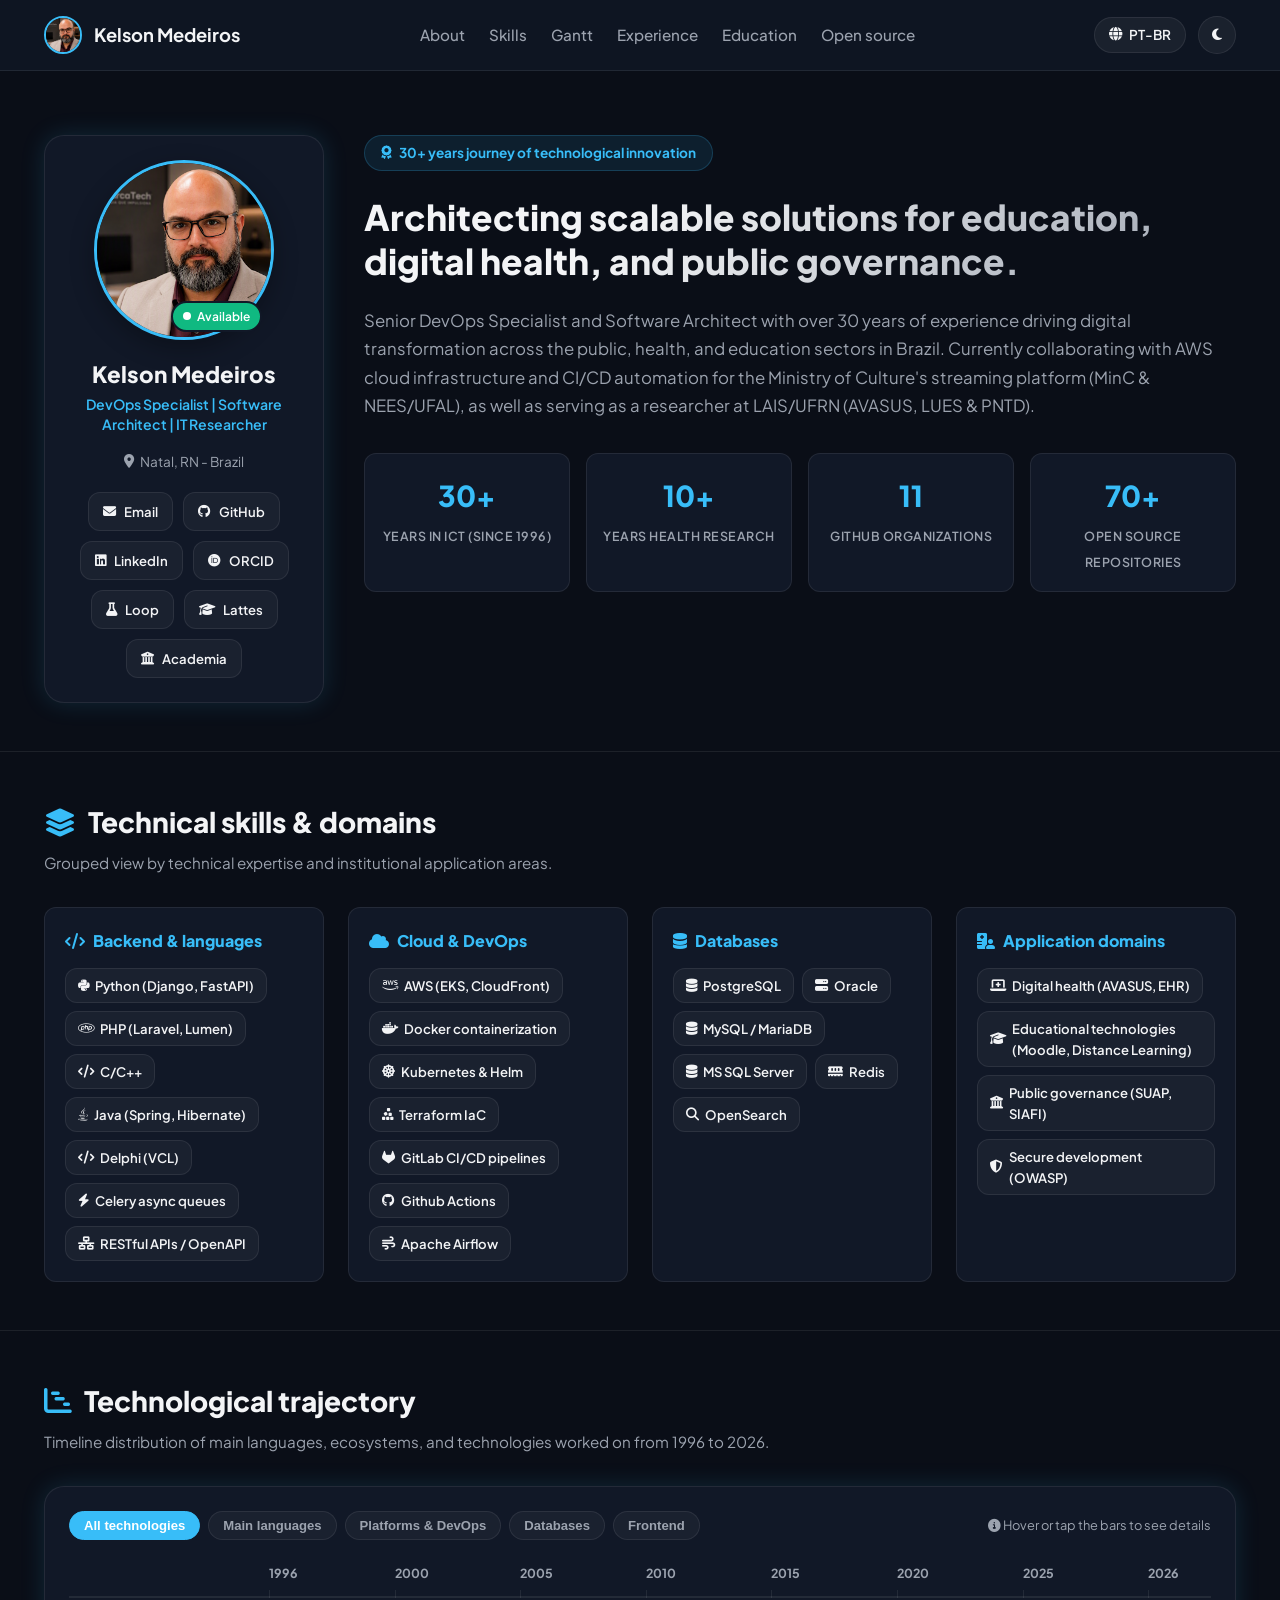
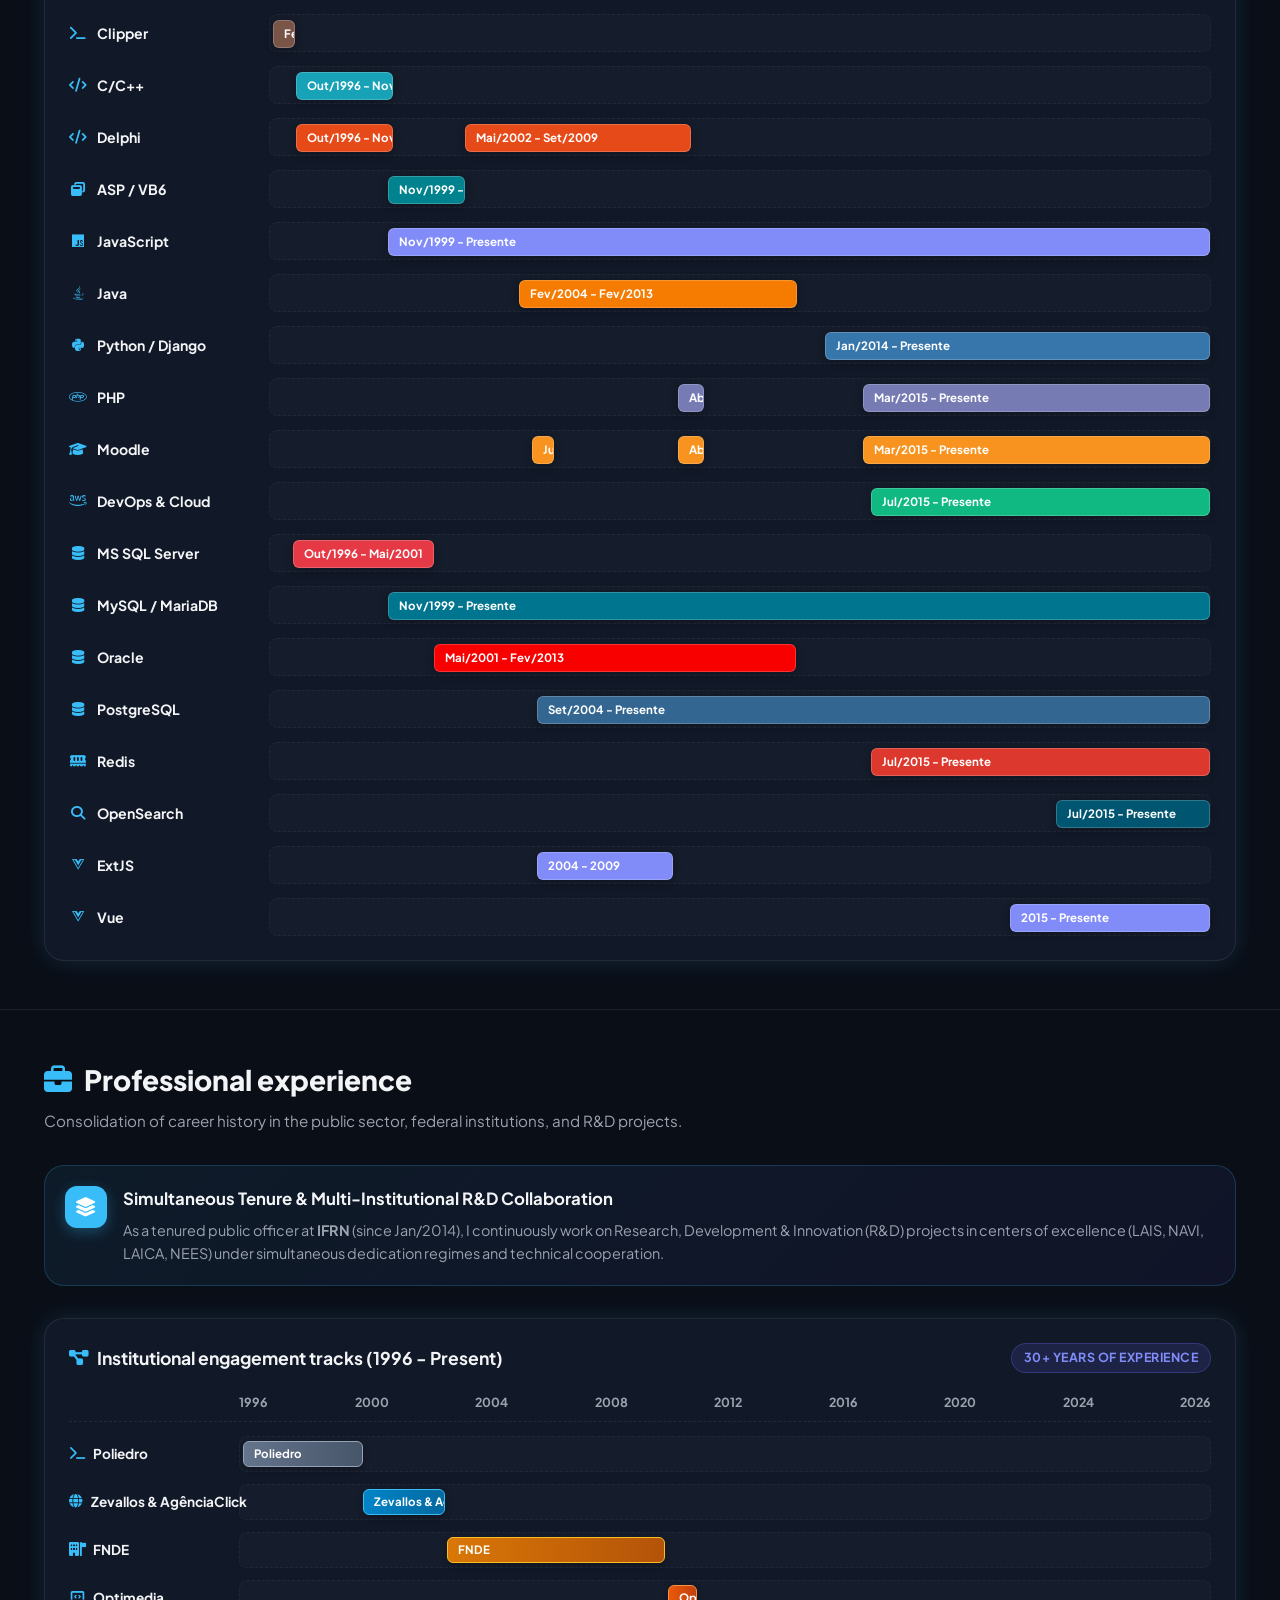
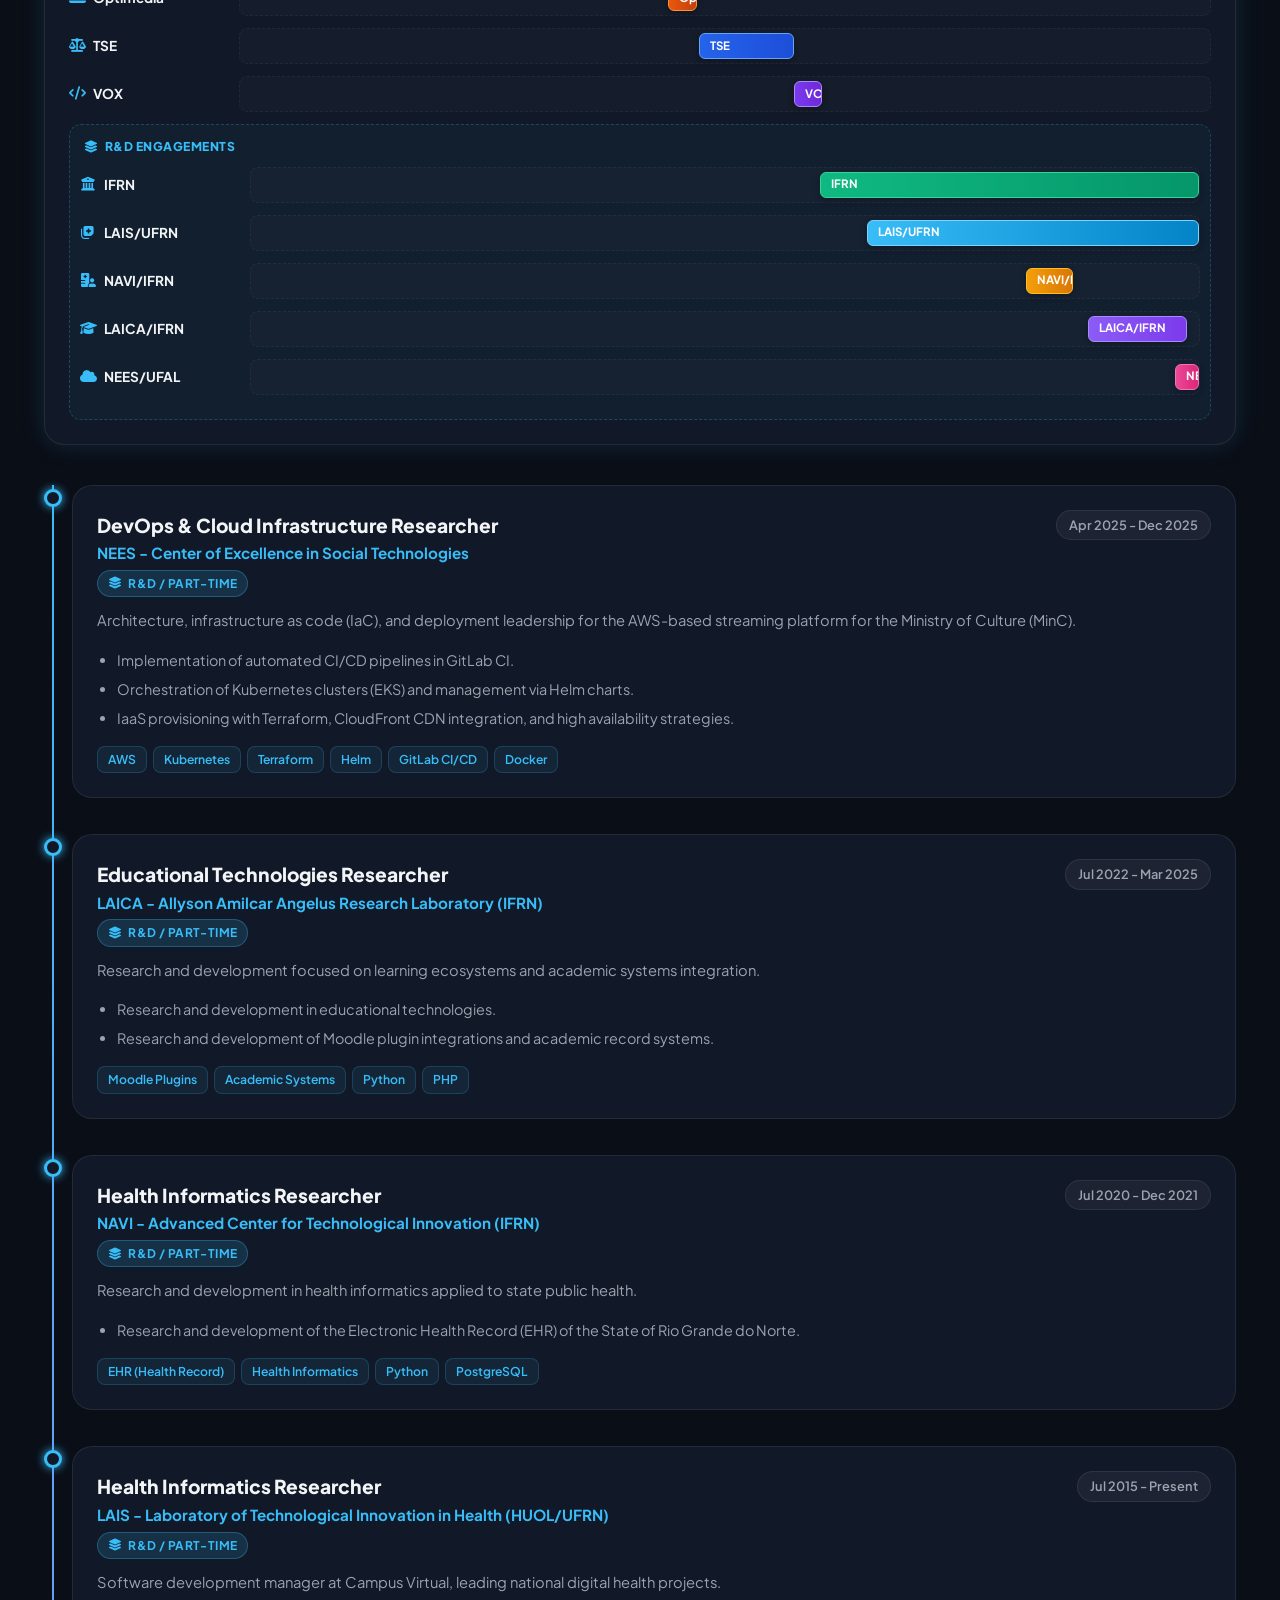
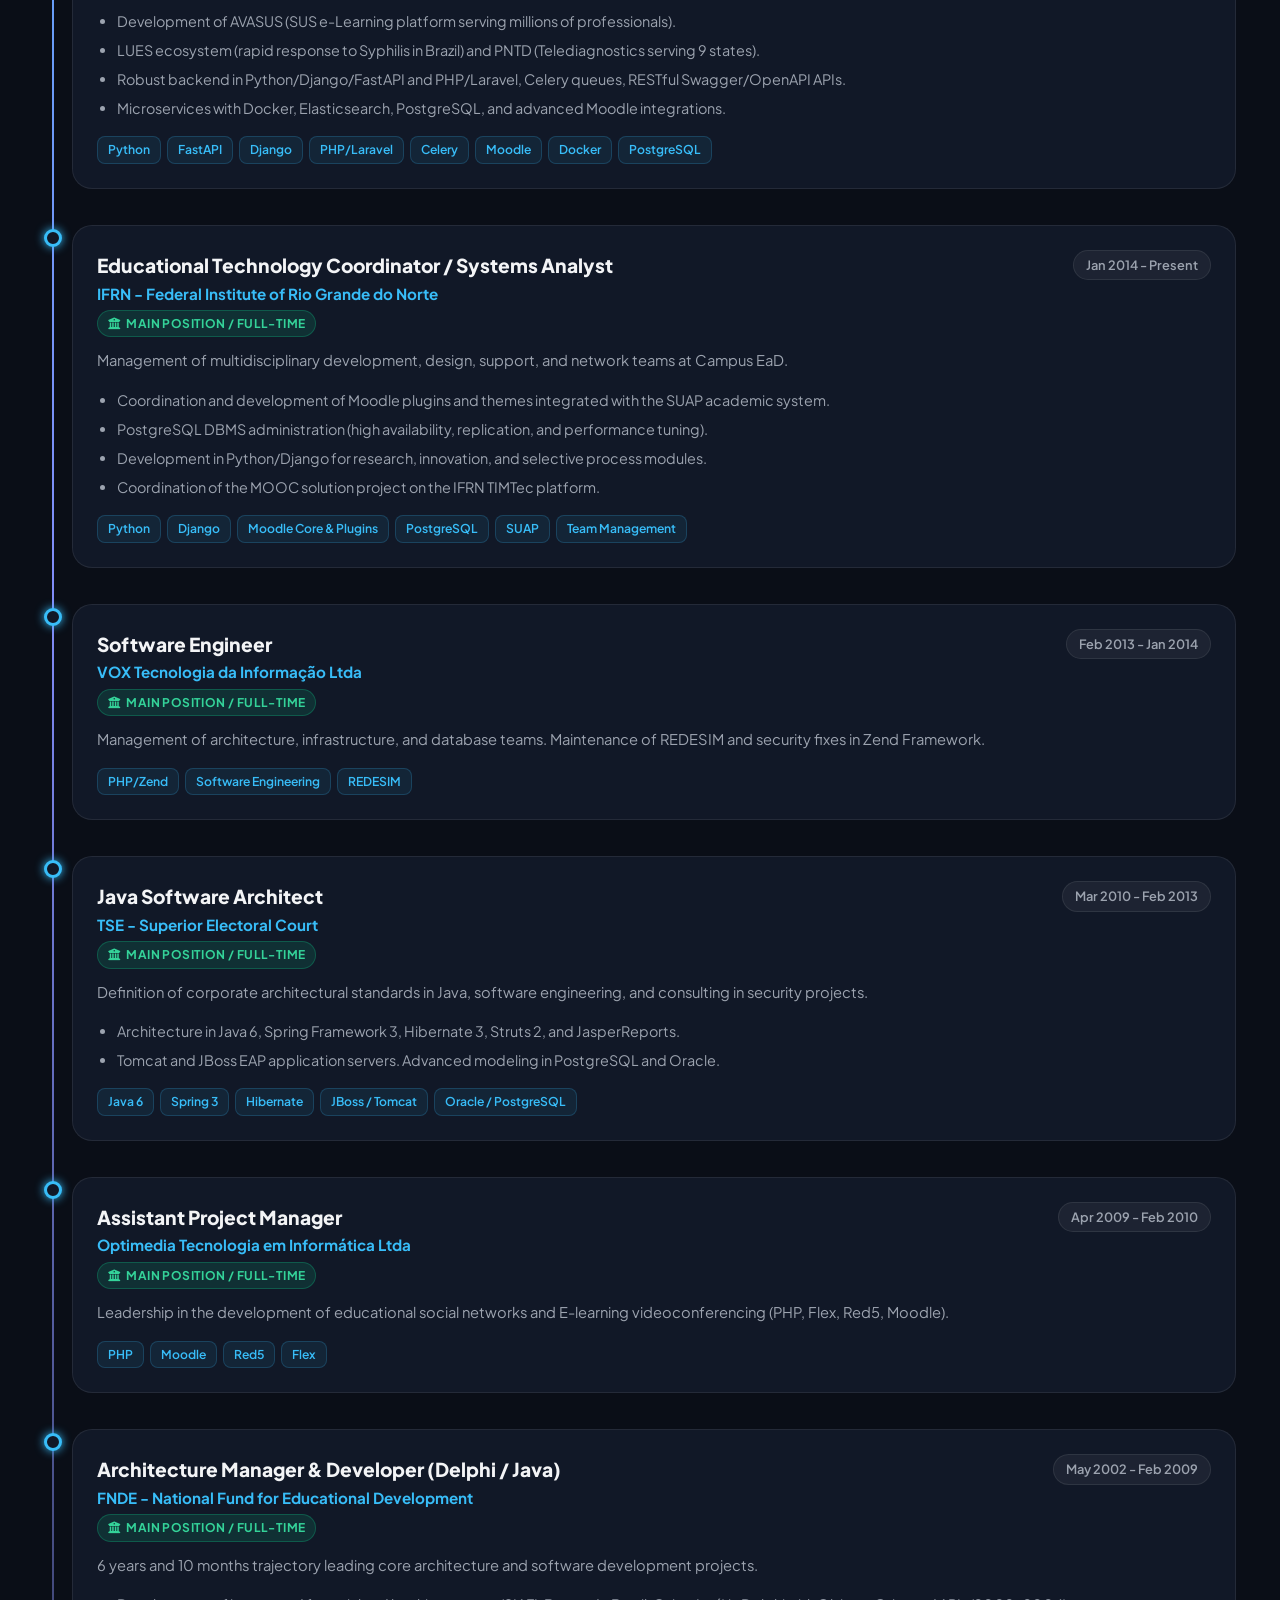
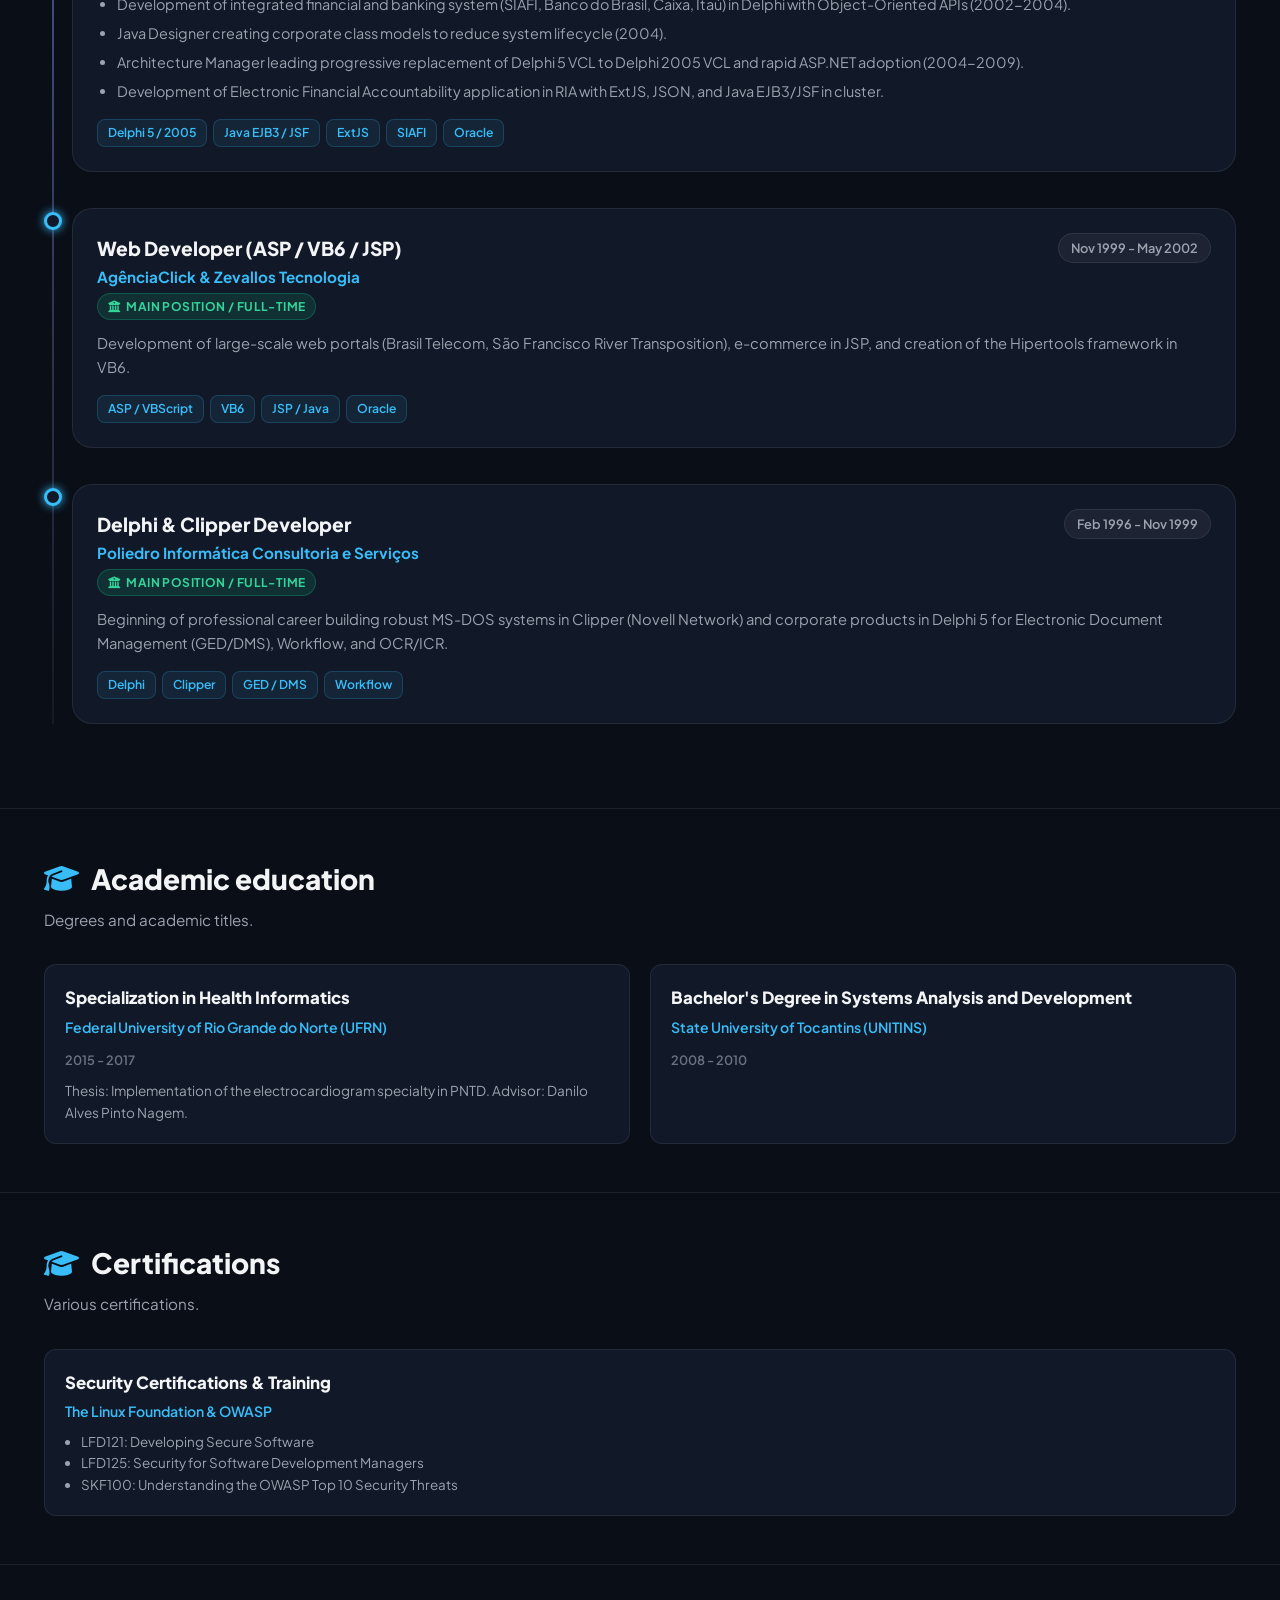
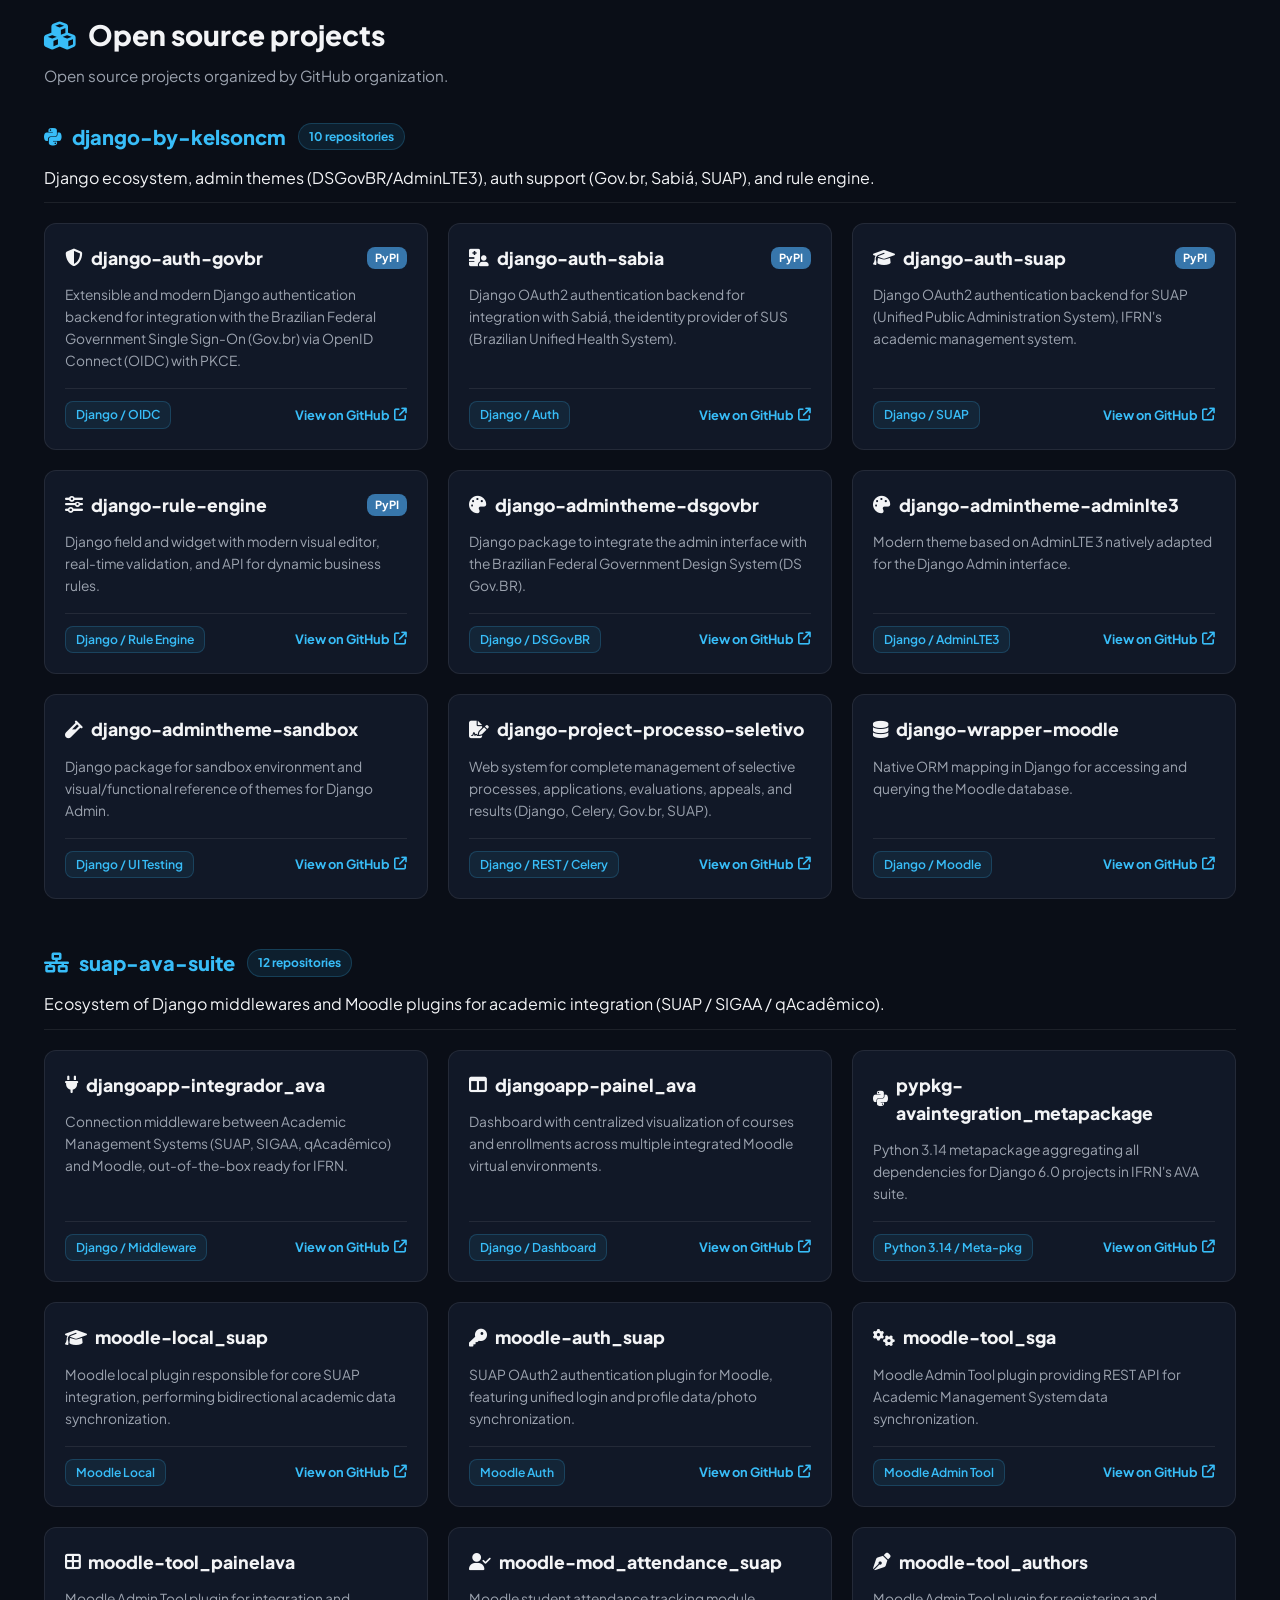
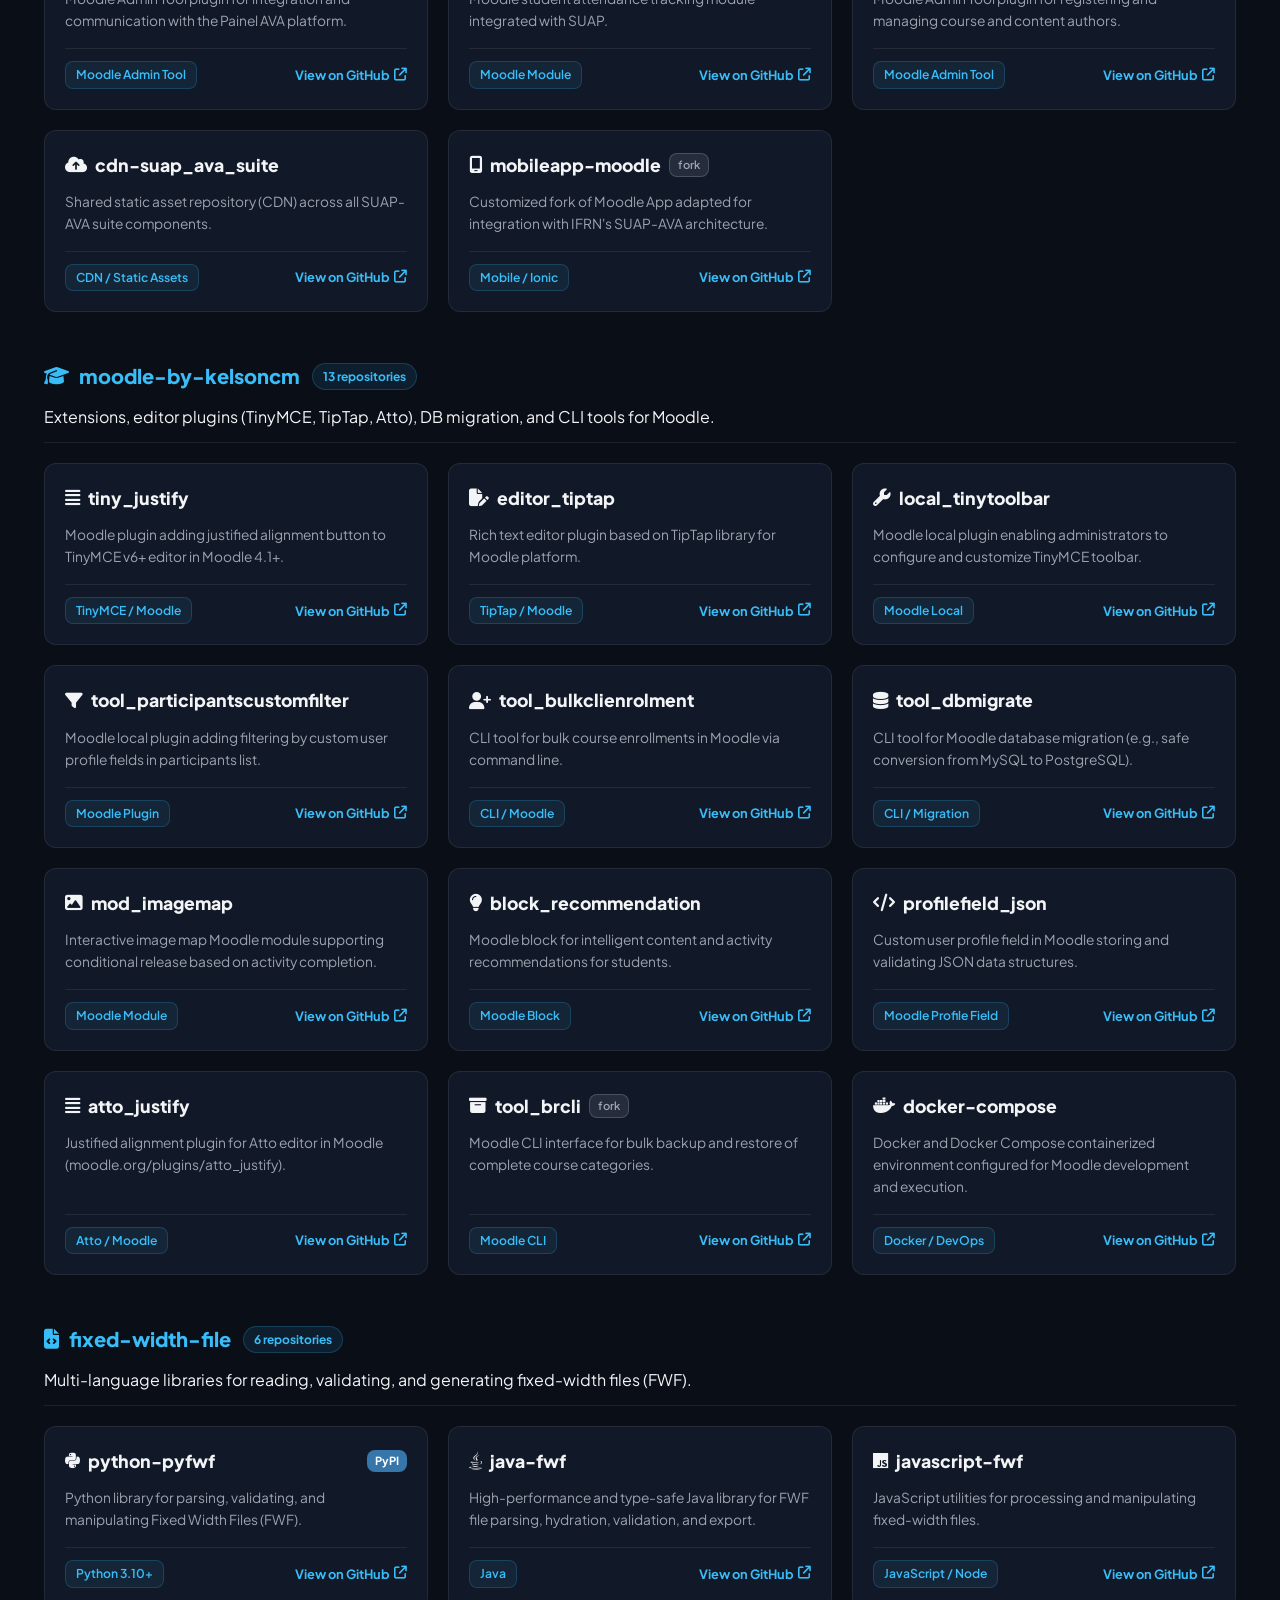
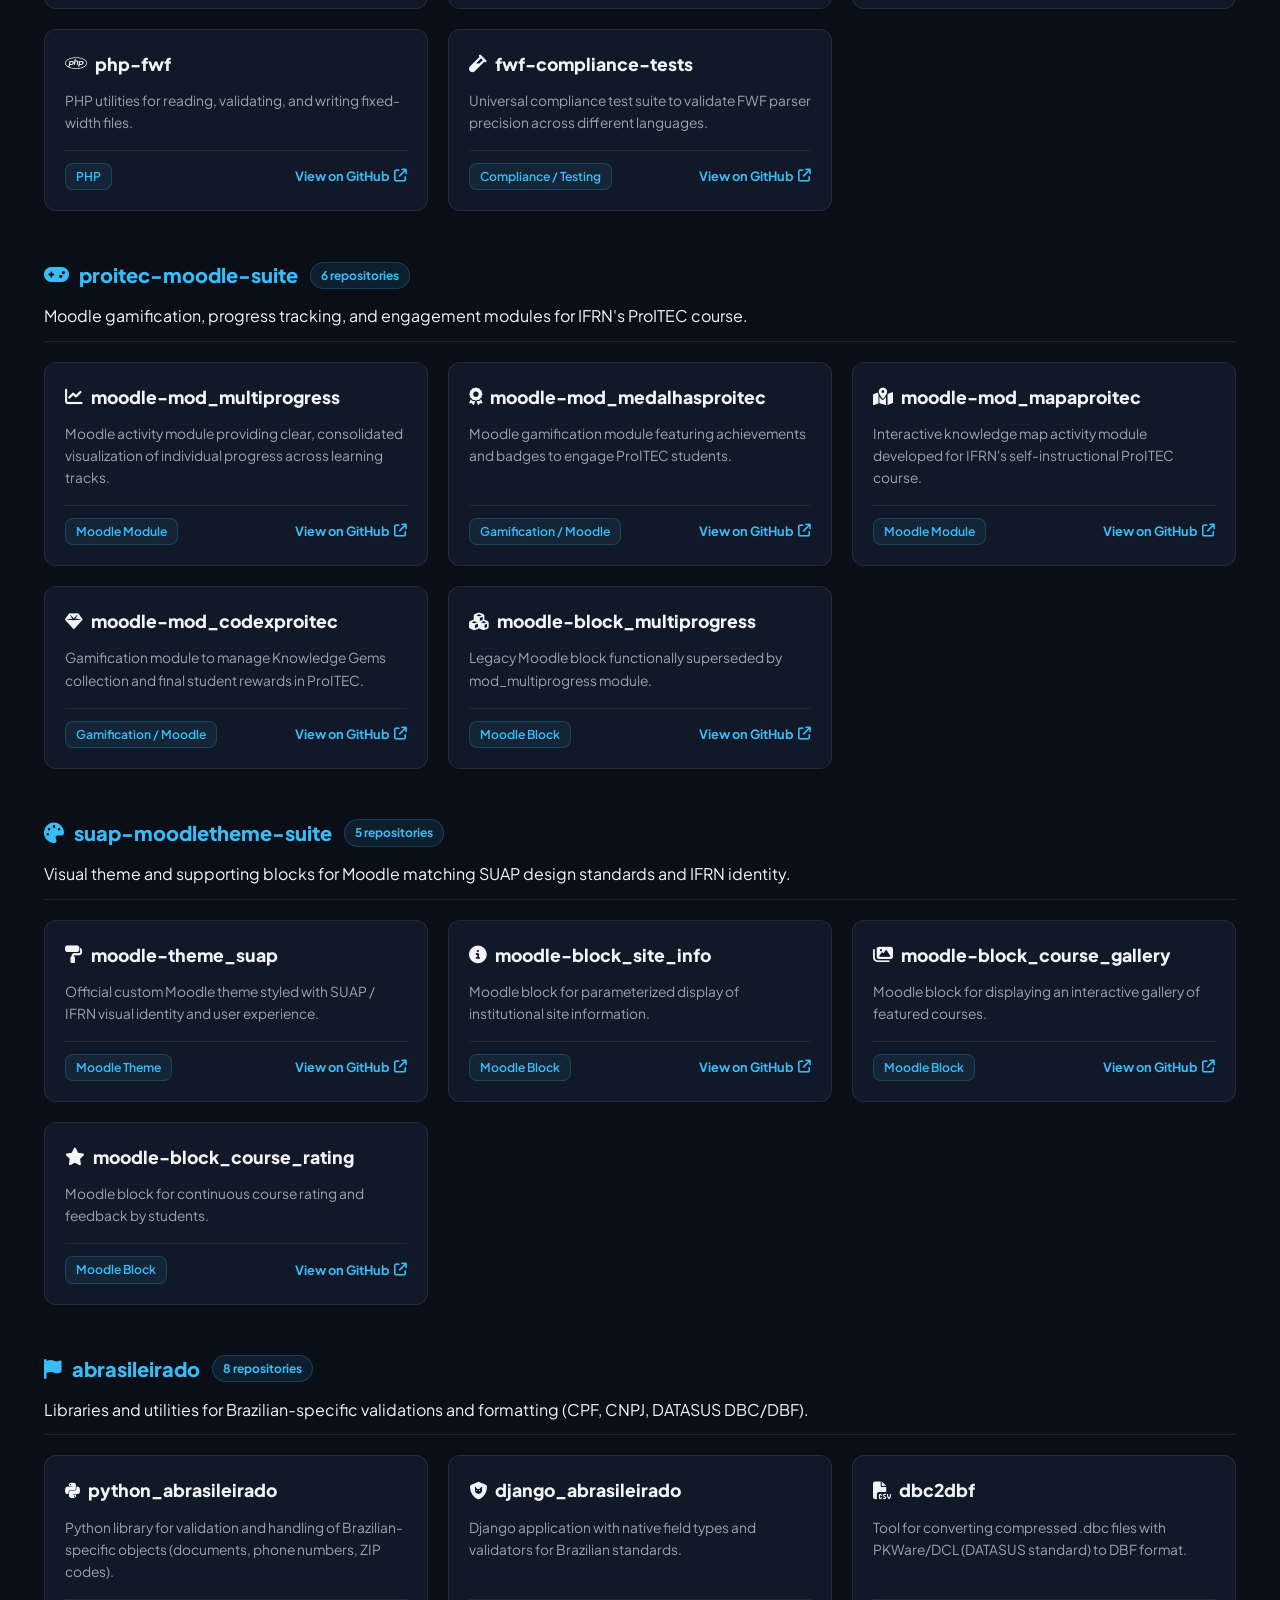
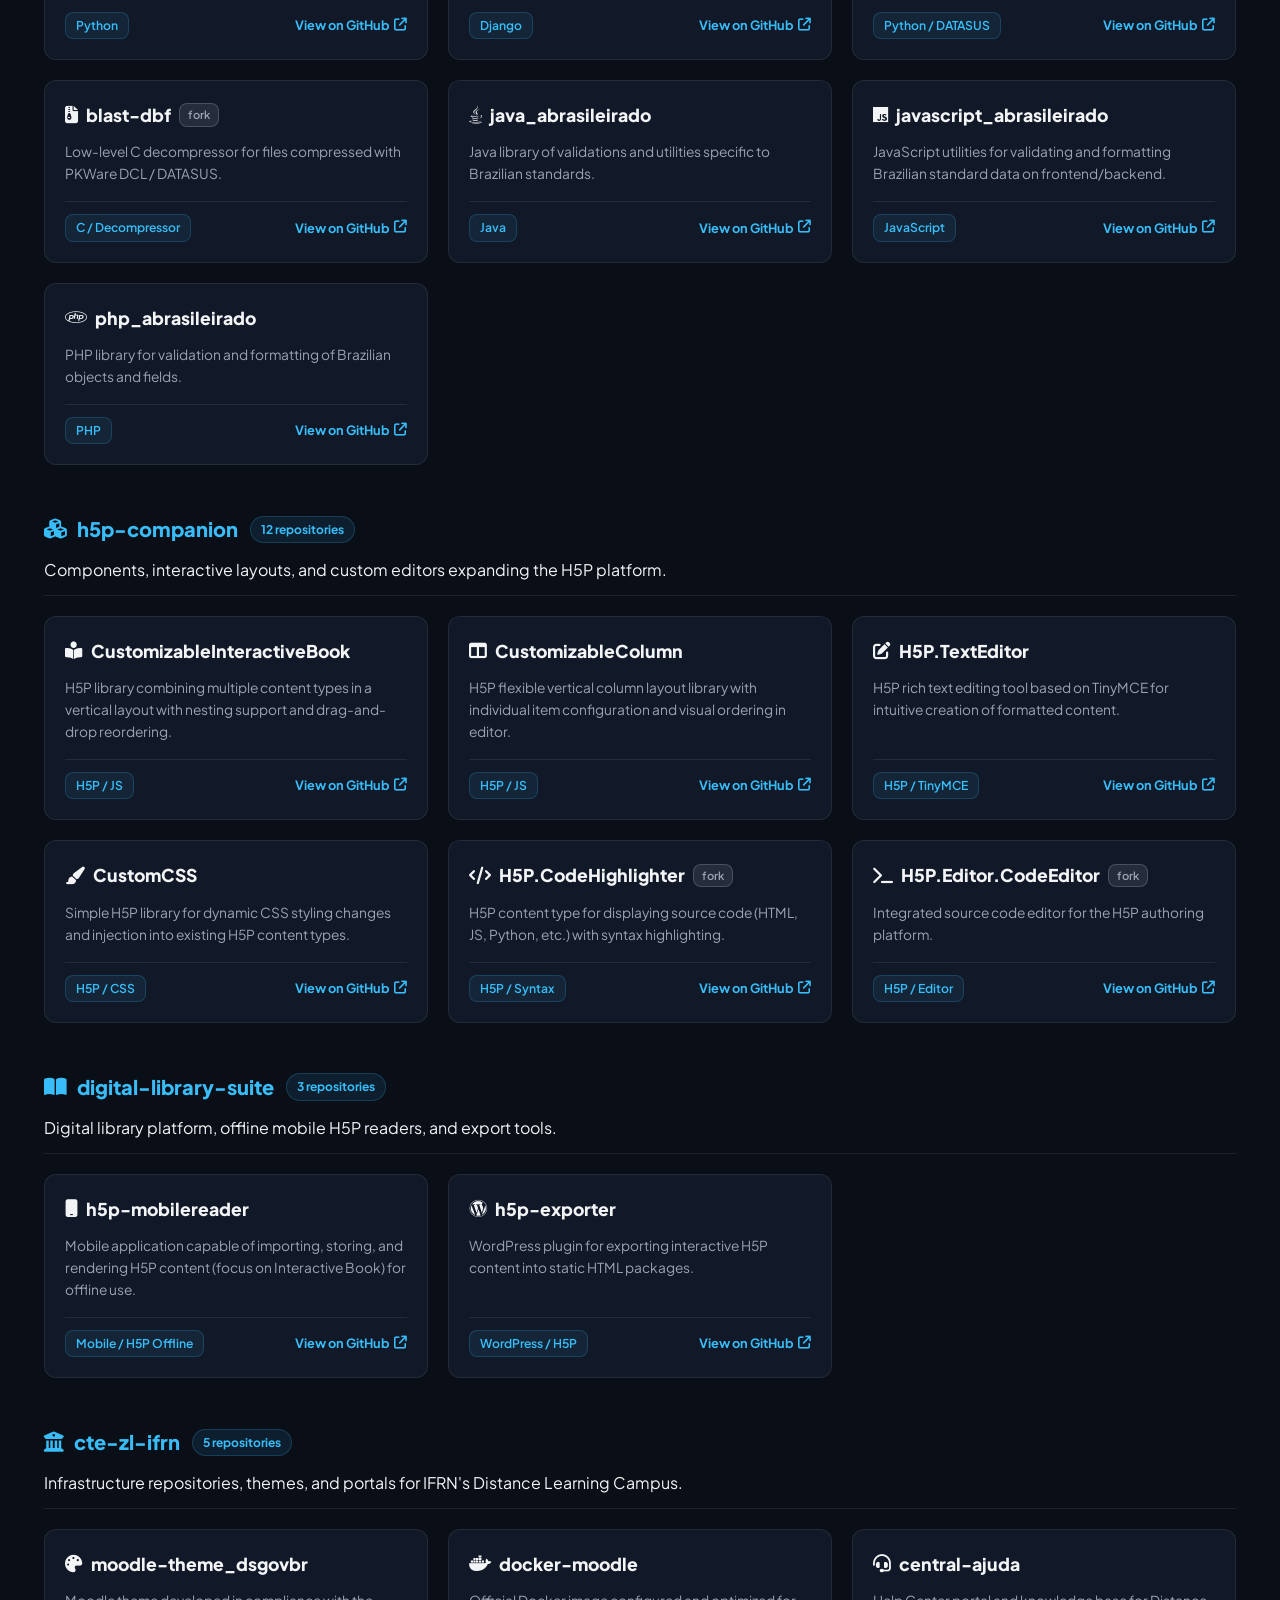
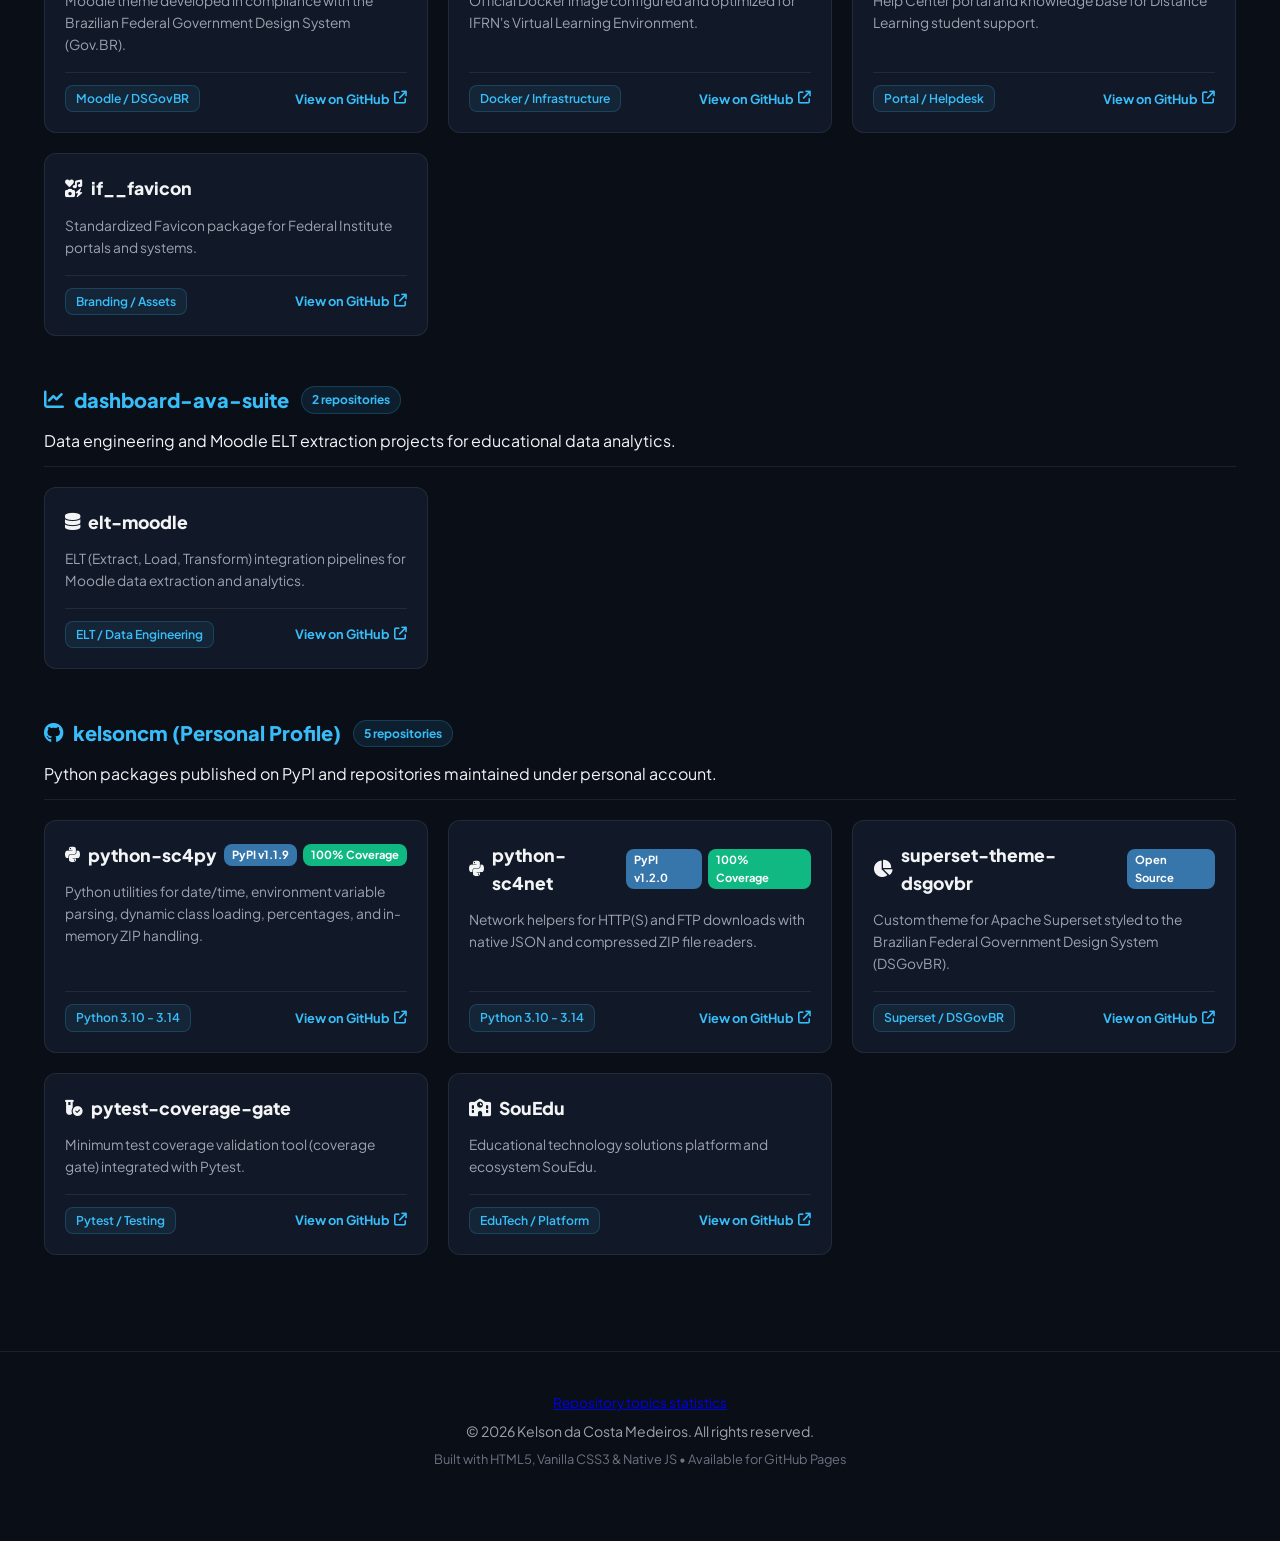
<file: index.html>
<!DOCTYPE html>
<html lang="pt-BR" class="dark">
<head>
  <meta charset="UTF-8" />
  <meta name="viewport" content="width=device-width, initial-scale=1.0" />
  <title>Kelson da Costa Medeiros | Redirecionando / Redirecting...</title>
  <meta name="description" content="Kelson da Costa Medeiros - Online Resume & Technological Journey" />
  <meta name="author" content="Kelson da Costa Medeiros" />
  
  <!-- Redirection script executed immediately -->
  <script>
    (function() {
      var userLang = (navigator.language || navigator.userLanguage || '').toLowerCase();
      var target = userLang.startsWith('pt') ? 'br/index.html' : 'en/index.html';
      window.location.replace(target);
    })();
  </script>

  <!-- Fallback meta refresh (if JS is disabled or delayed) -->
  <noscript>
    <meta http-equiv="refresh" content="3;url=br/index.html" />
  </noscript>

  <!-- Fonts & Icons -->
  <link rel="preconnect" href="https://fonts.googleapis.com" />
  <link rel="preconnect" href="https://fonts.gstatic.com" crossorigin />
  <link href="https://fonts.googleapis.com/css2?family=Plus+Jakarta+Sans:wght@400;500;600;700;800&display=swap" rel="stylesheet" />
  <link rel="stylesheet" href="https://cdnjs.cloudflare.com/ajax/libs/font-awesome/6.5.1/css/all.min.css" />
  <link rel="stylesheet" href="style.css" />

  <style>
    body {
      min-height: 100vh;
      display: flex;
      align-items: center;
      justify-content: center;
      background-color: var(--bg-main, #0f172a);
      color: var(--text-main, #f8fafc);
      font-family: 'Plus Jakarta Sans', sans-serif;
      margin: 0;
      padding: 20px;
    }
    .redirect-card {
      background: var(--bg-card, #1e293b);
      border: 1px solid var(--border-color, rgba(255, 255, 255, 0.1));
      border-radius: 16px;
      padding: 40px;
      max-width: 480px;
      width: 100%;
      text-align: center;
      box-shadow: 0 20px 25px -5px rgba(0, 0, 0, 0.3), 0 10px 10px -5px rgba(0, 0, 0, 0.2);
    }
    .profile-avatar {
      width: 80px;
      height: 80px;
      border-radius: 50%;
      border: 3px solid var(--primary, #3b82f6);
      margin: 0 auto 20px;
      display: block;
      object-fit: cover;
    }
    .redirect-title {
      font-size: 1.5rem;
      font-weight: 700;
      margin-bottom: 8px;
    }
    .redirect-subtitle {
      font-size: 0.95rem;
      color: var(--text-dim, #94a3b8);
      margin-bottom: 24px;
    }
    .lang-options {
      display: flex;
      flex-direction: column;
      gap: 12px;
    }
    .lang-btn {
      display: flex;
      align-items: center;
      justify-content: center;
      gap: 10px;
      padding: 14px 20px;
      border-radius: 10px;
      font-weight: 600;
      text-decoration: none;
      transition: all 0.2s ease;
      font-size: 1rem;
    }
    .lang-btn-pt {
      background: var(--primary, #3b82f6);
      color: #ffffff;
    }
    .lang-btn-pt:hover {
      background: #2563eb;
      transform: translateY(-2px);
    }
    .lang-btn-en {
      background: rgba(255, 255, 255, 0.05);
      border: 1px solid var(--border-color, rgba(255, 255, 255, 0.1));
      color: var(--text-main, #f8fafc);
    }
    .lang-btn-en:hover {
      background: rgba(255, 255, 255, 0.1);
      border-color: var(--primary, #3b82f6);
      transform: translateY(-2px);
    }
    .spinner {
      margin: 0 auto 20px;
      width: 28px;
      height: 28px;
      border: 3px solid rgba(255,255,255,0.1);
      border-radius: 50%;
      border-top-color: var(--primary, #3b82f6);
      animation: spin 1s ease-in-out infinite;
    }
    @keyframes spin {
      to { transform: rotate(360deg); }
    }
  </style>
</head>
<body>

  <div class="redirect-card">
    <img src="profile.png" alt="Kelson da Costa Medeiros" class="profile-avatar" />
    <h1 class="redirect-title">Kelson Medeiros</h1>
    <p class="redirect-subtitle">Redirecionando automaticamente... / Redirecting automatically...</p>
    
    <div class="spinner"></div>

    <div class="lang-options">
      <a href="br/index.html" class="lang-btn lang-btn-pt">
        <i class="fa-solid fa-globe"></i> Português (Brasil)
      </a>
      <a href="en/index.html" class="lang-btn lang-btn-en">
        <i class="fa-solid fa-globe"></i> English
      </a>
    </div>
  </div>

</body>
</html>
</file>
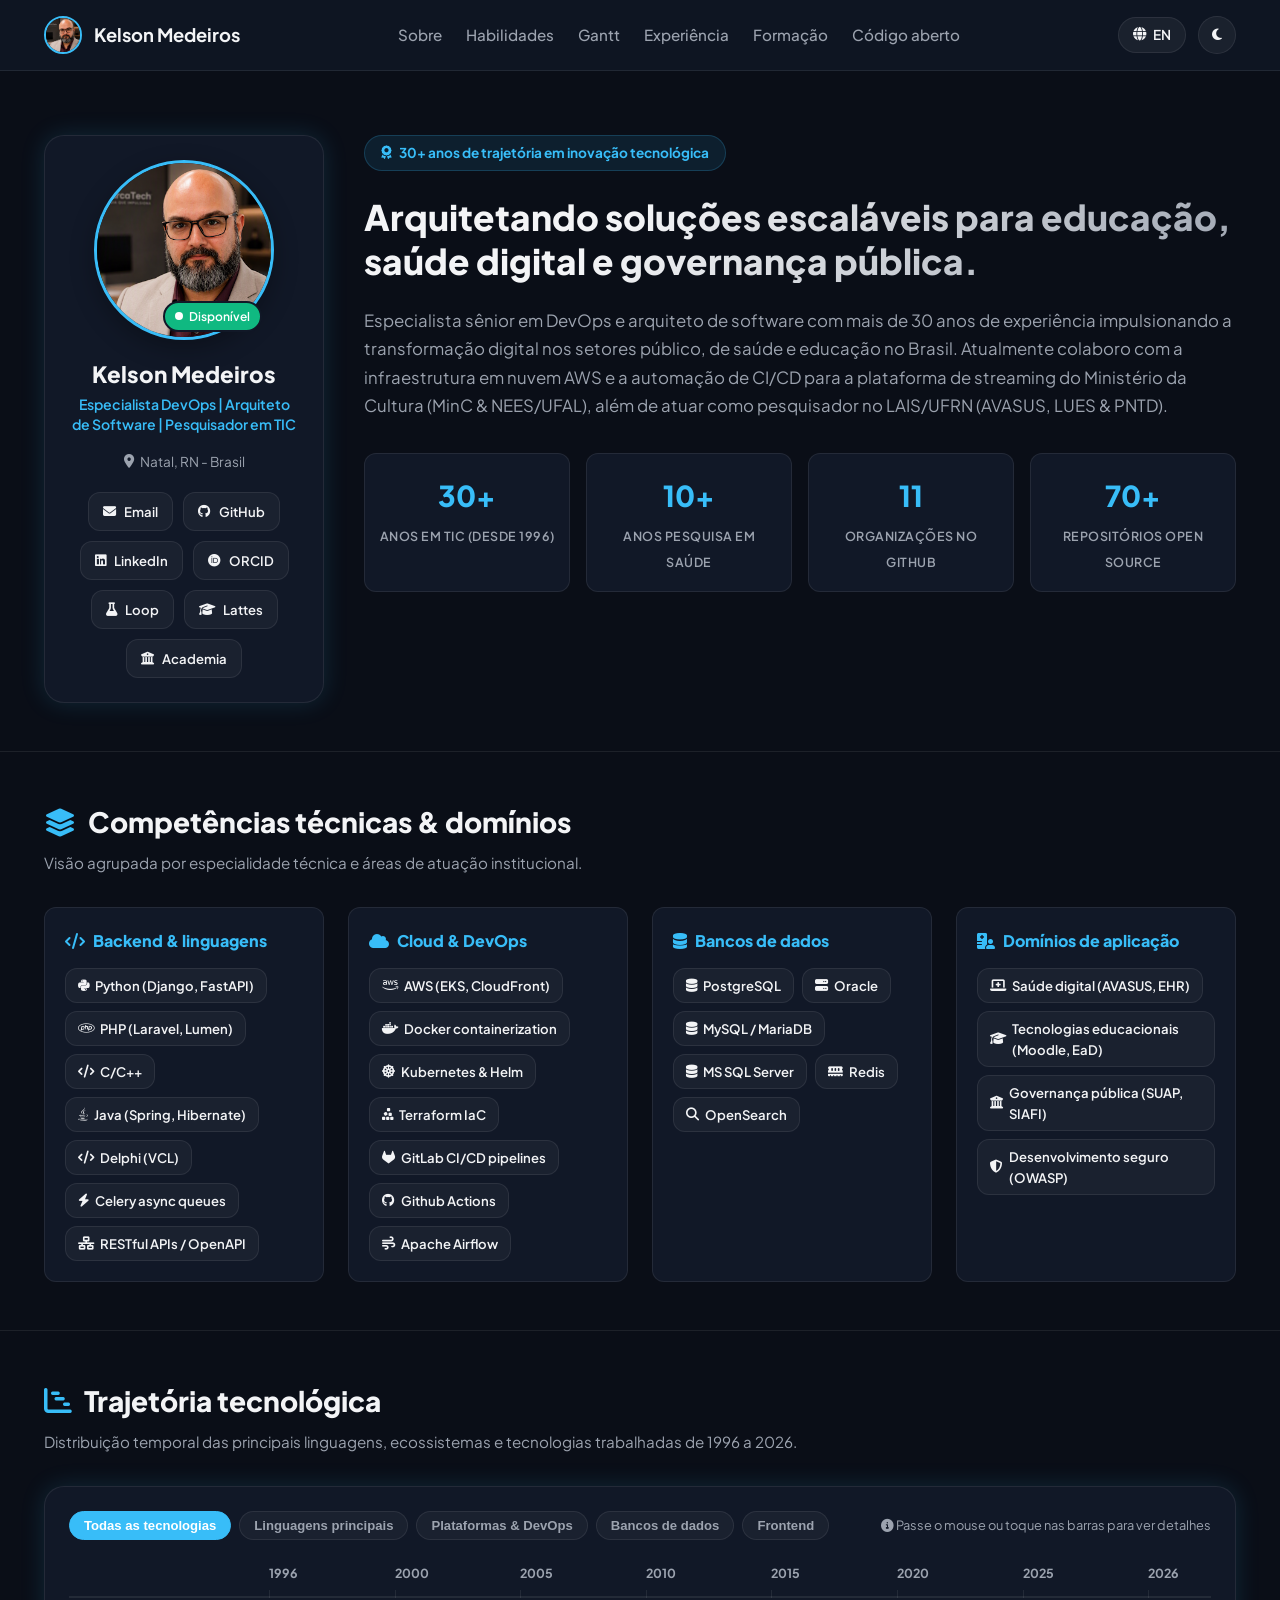
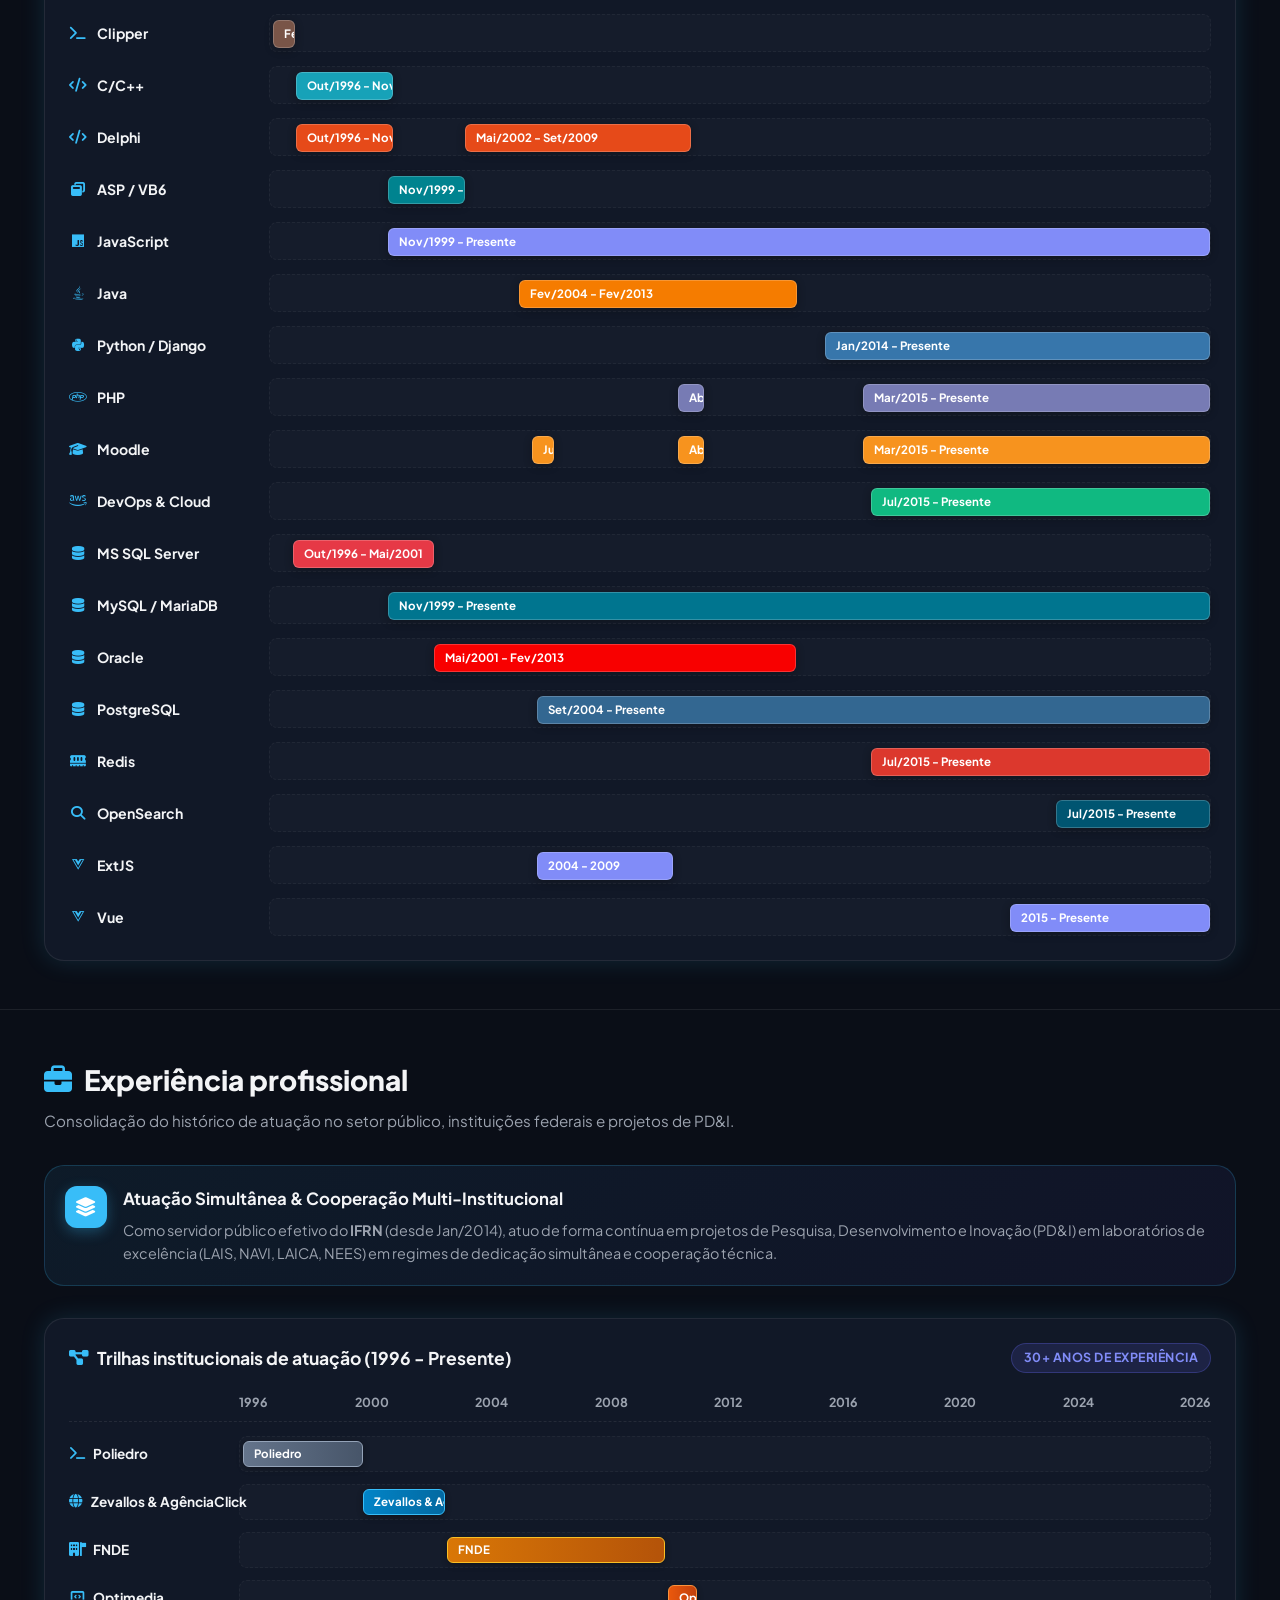
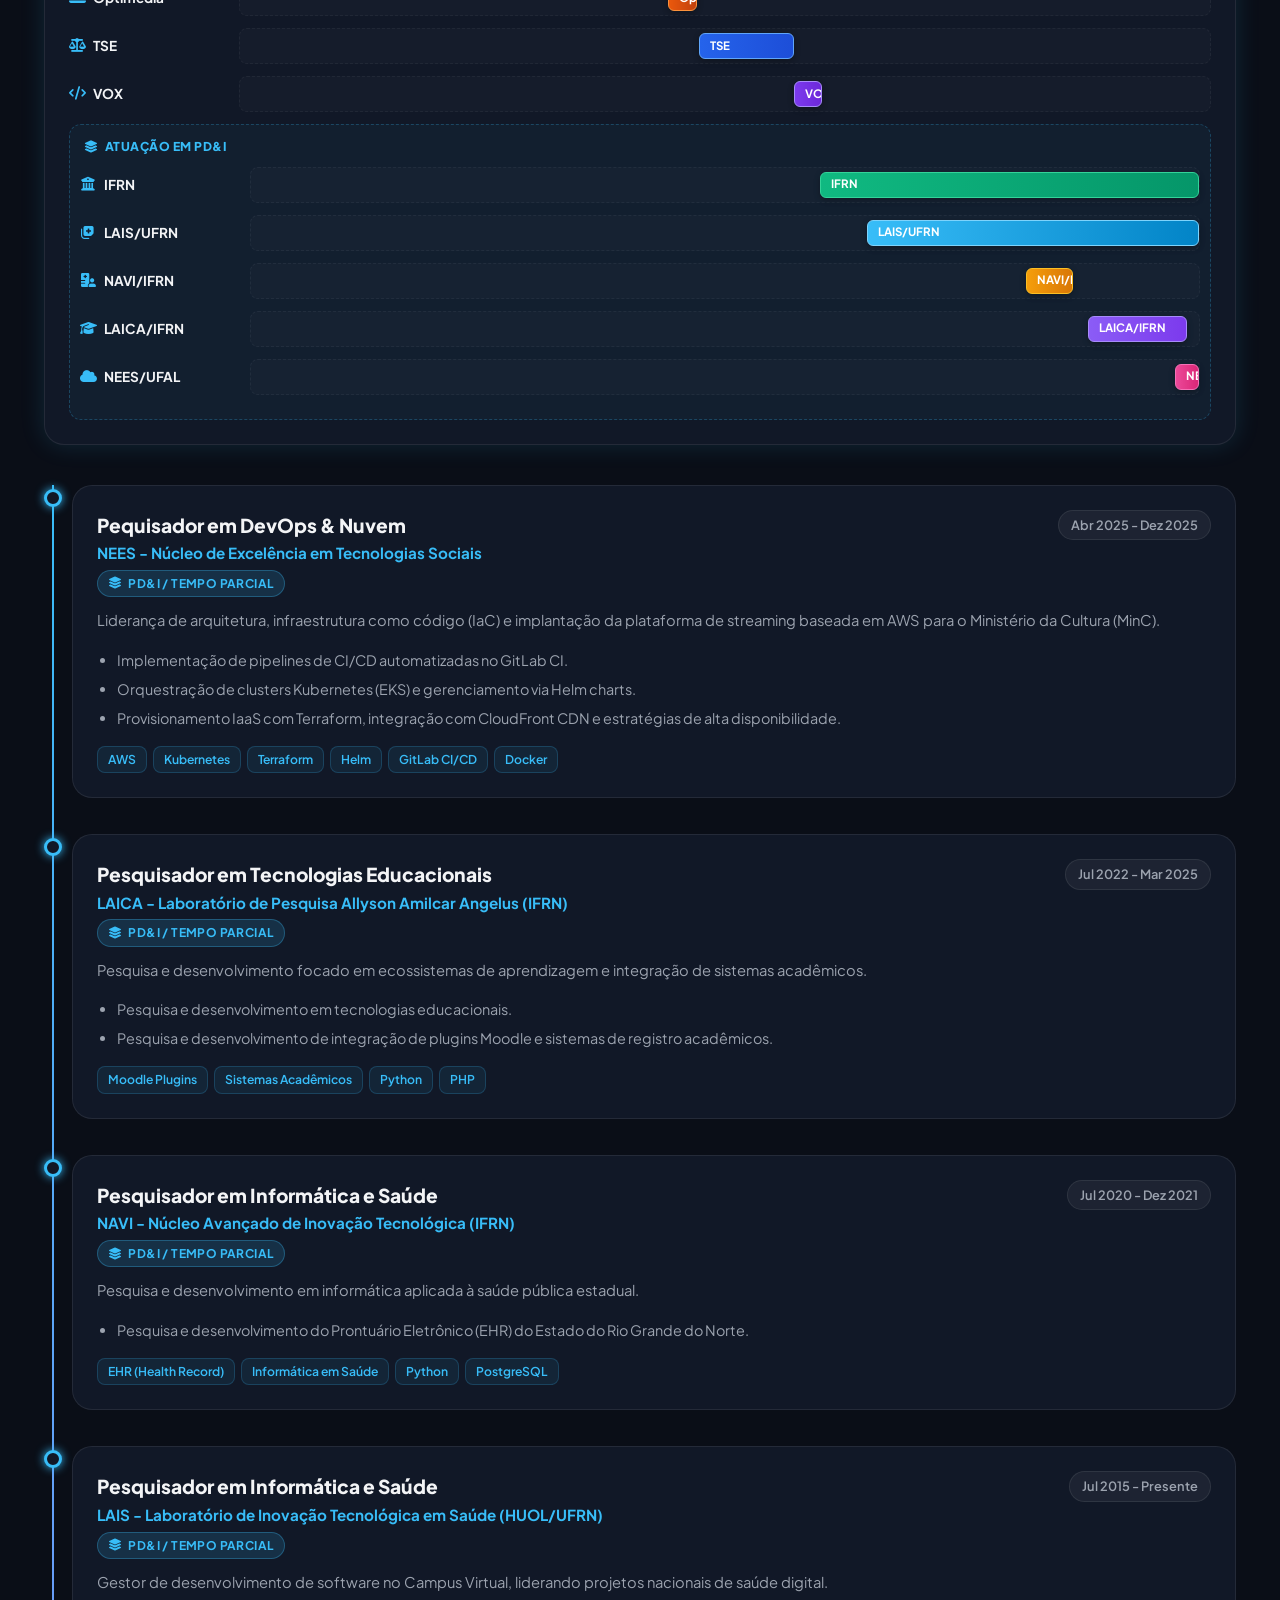
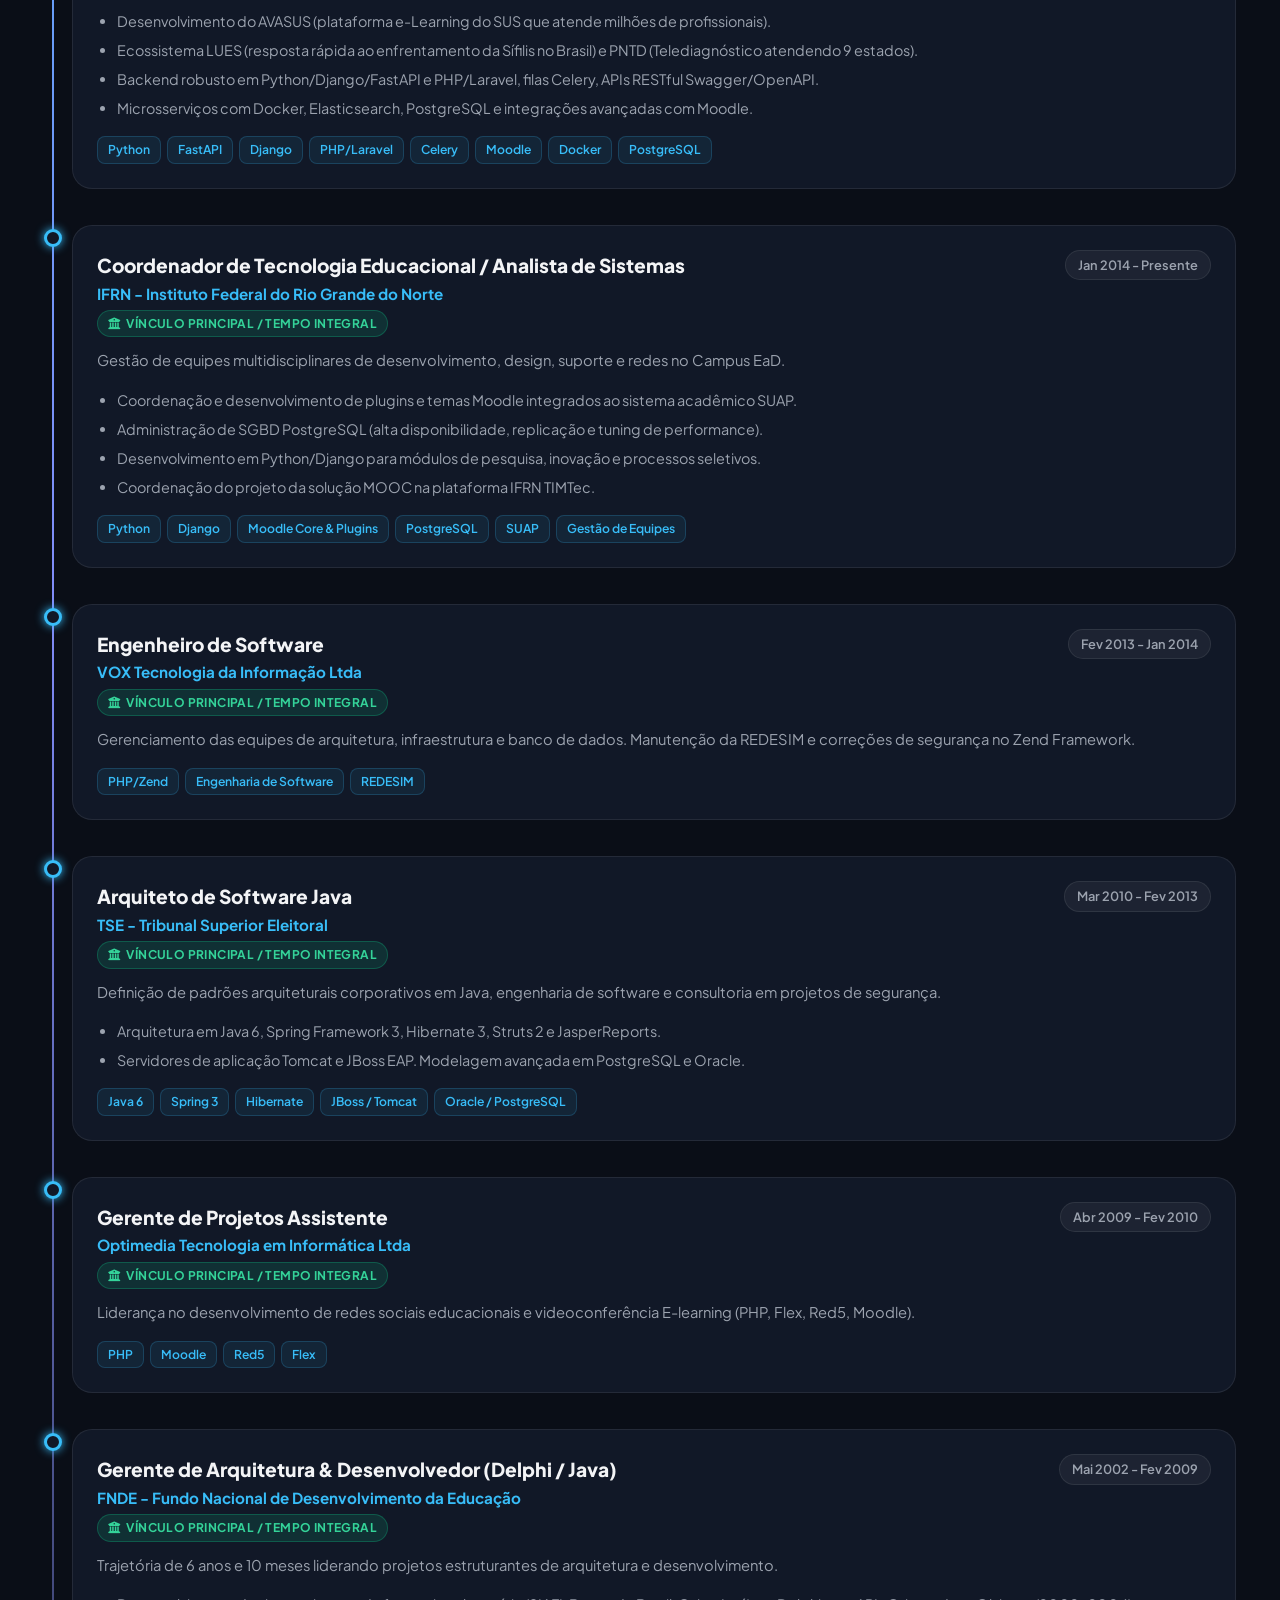
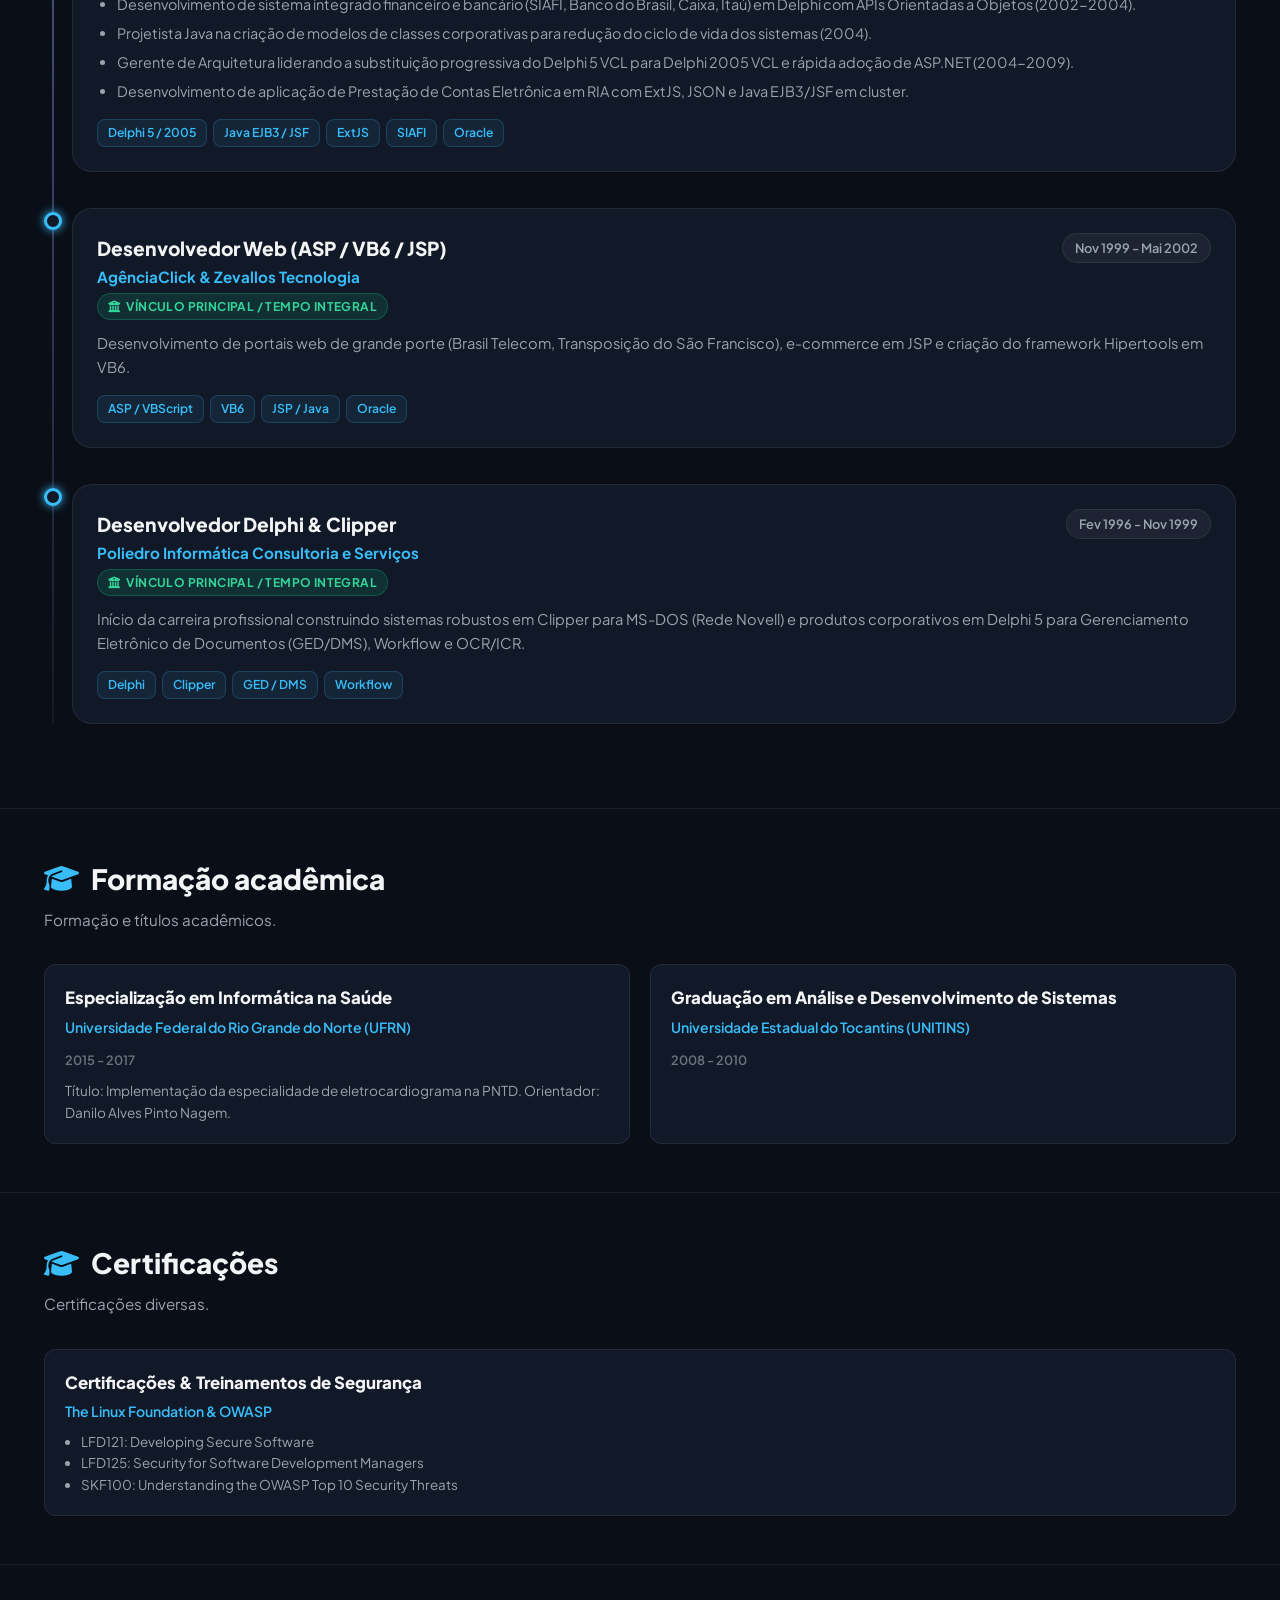
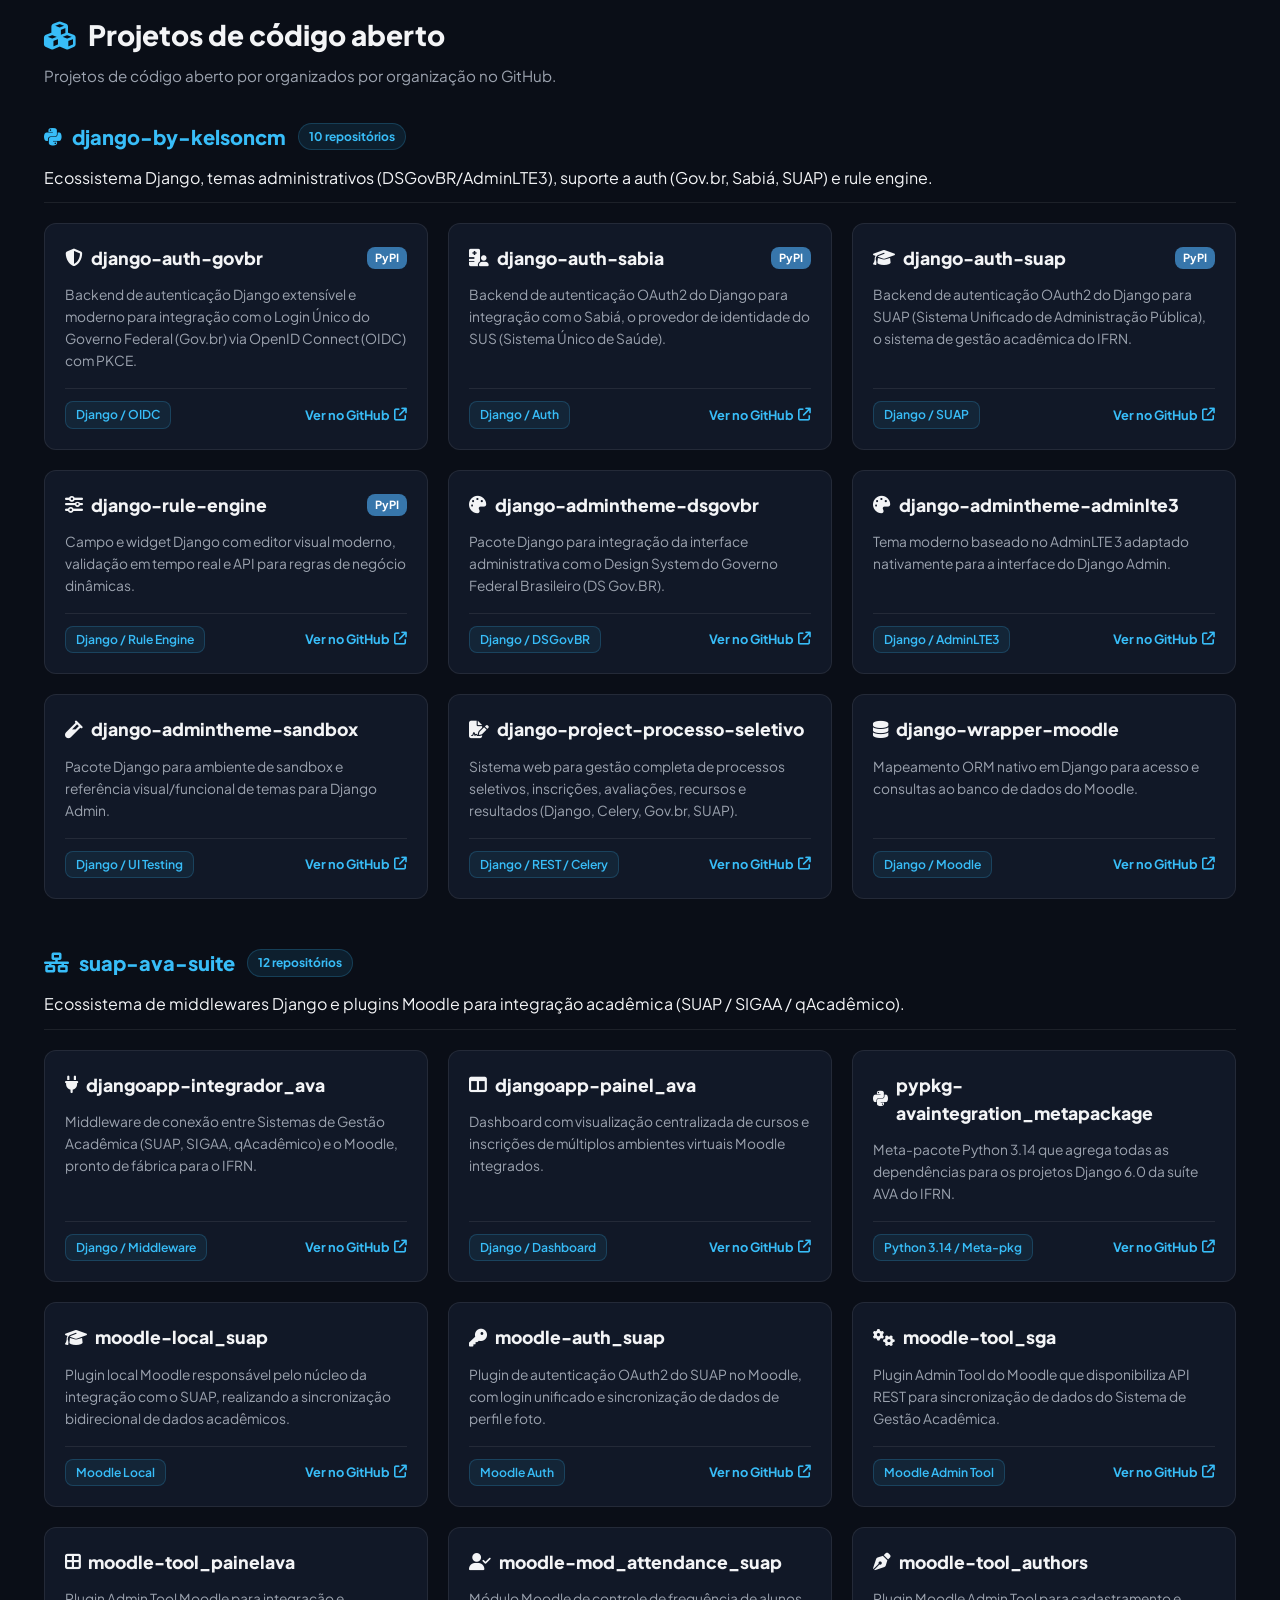
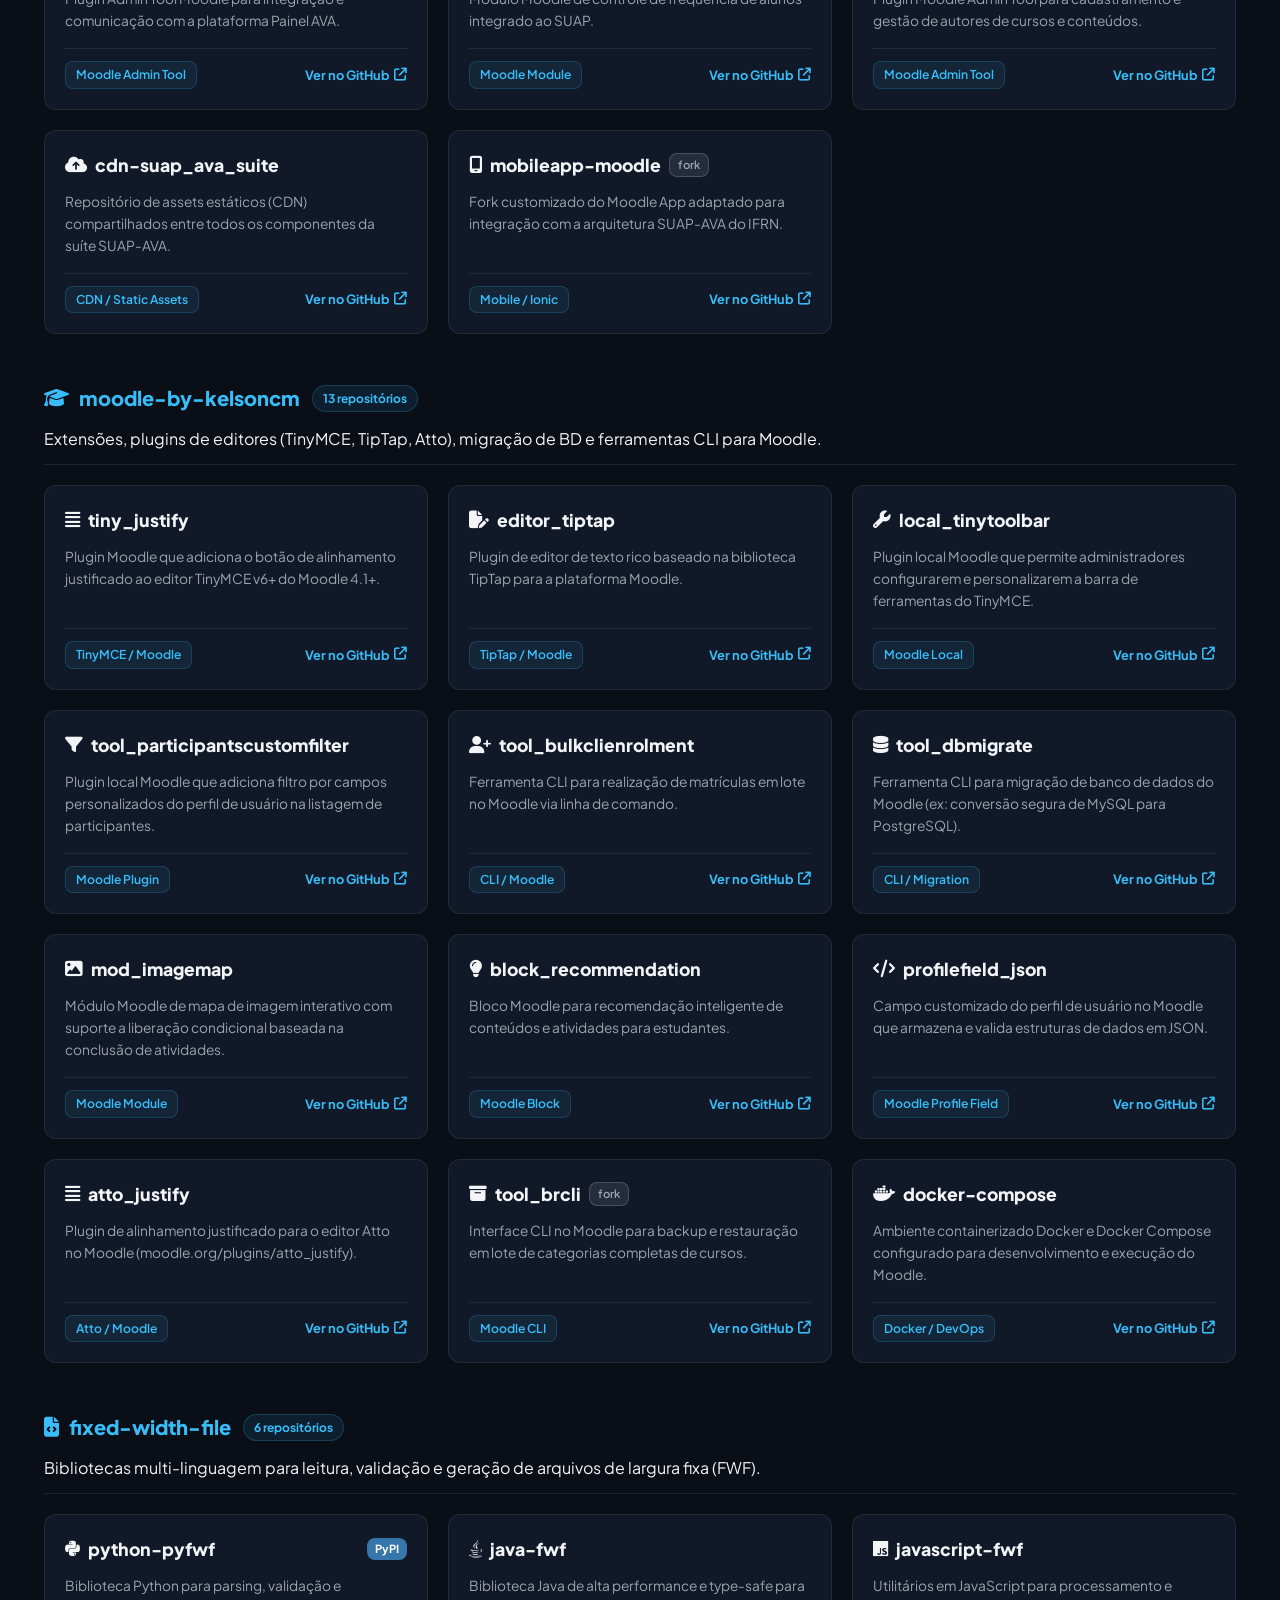
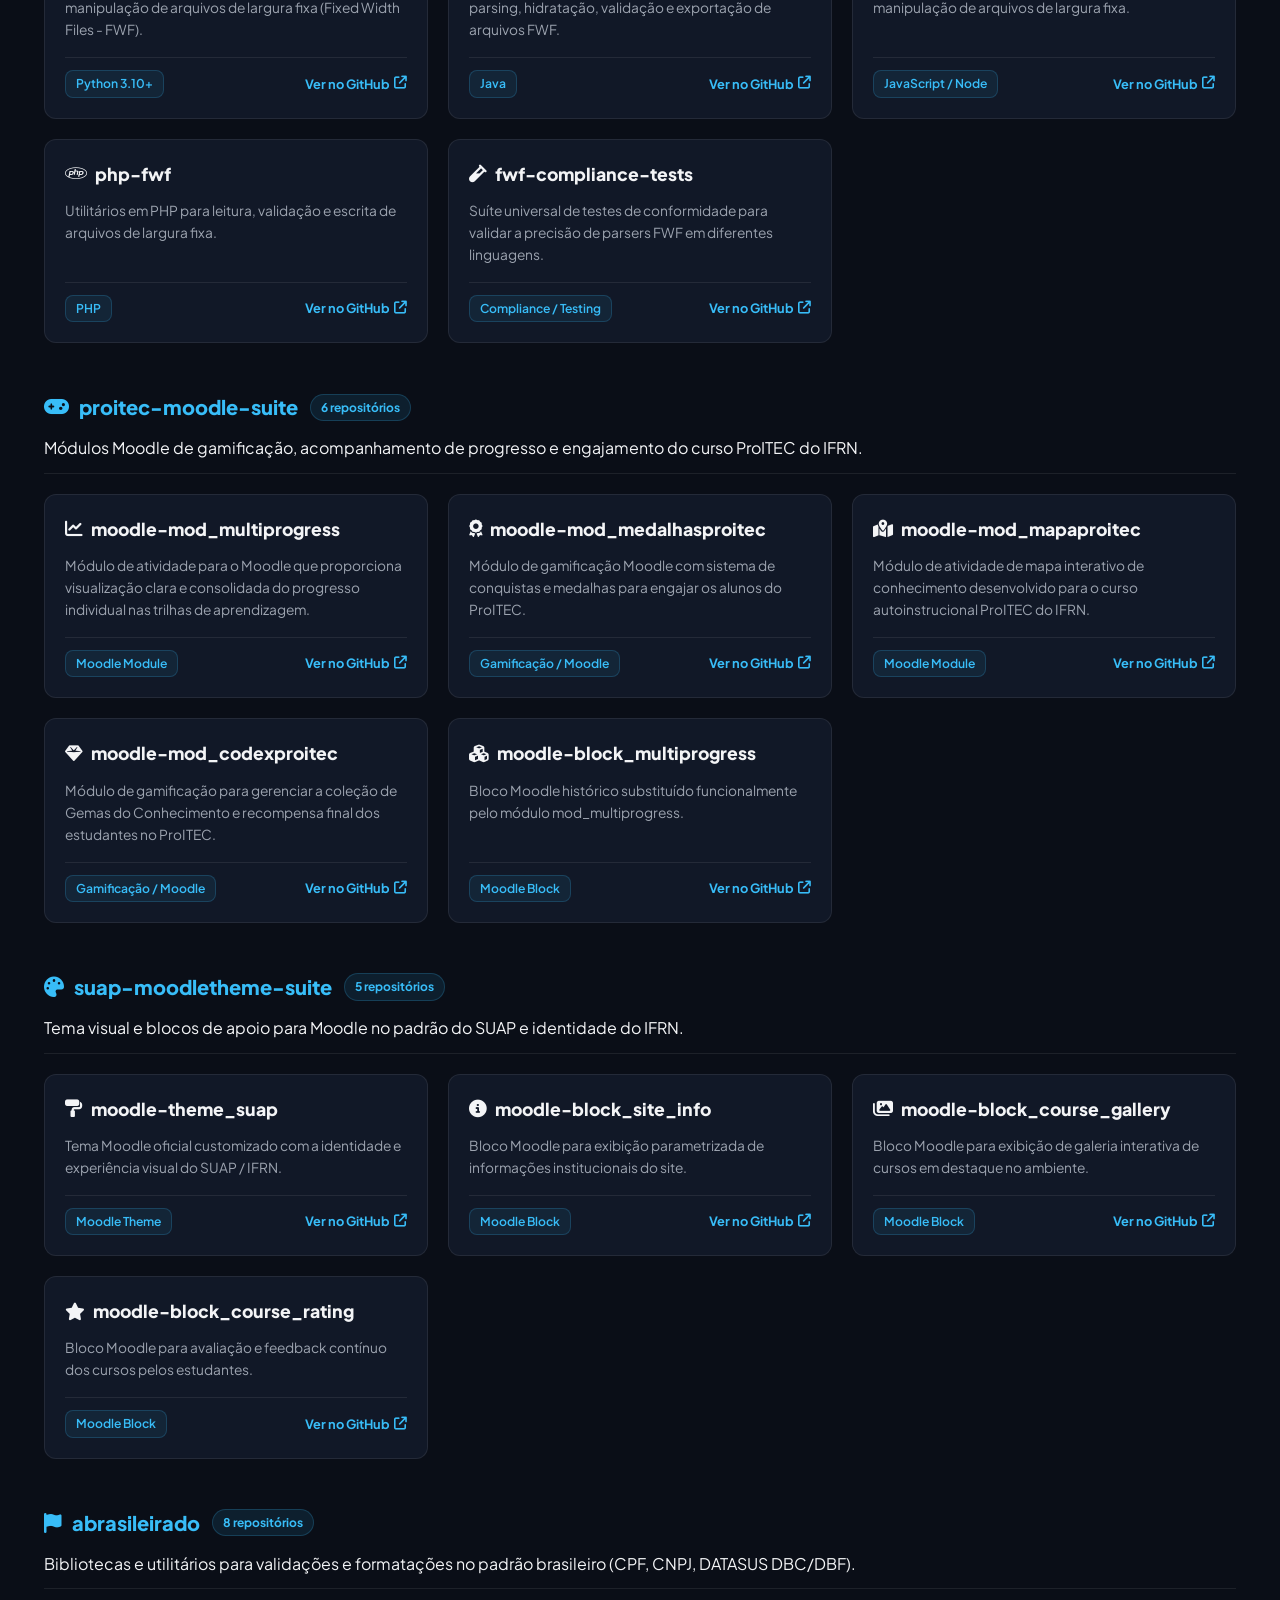
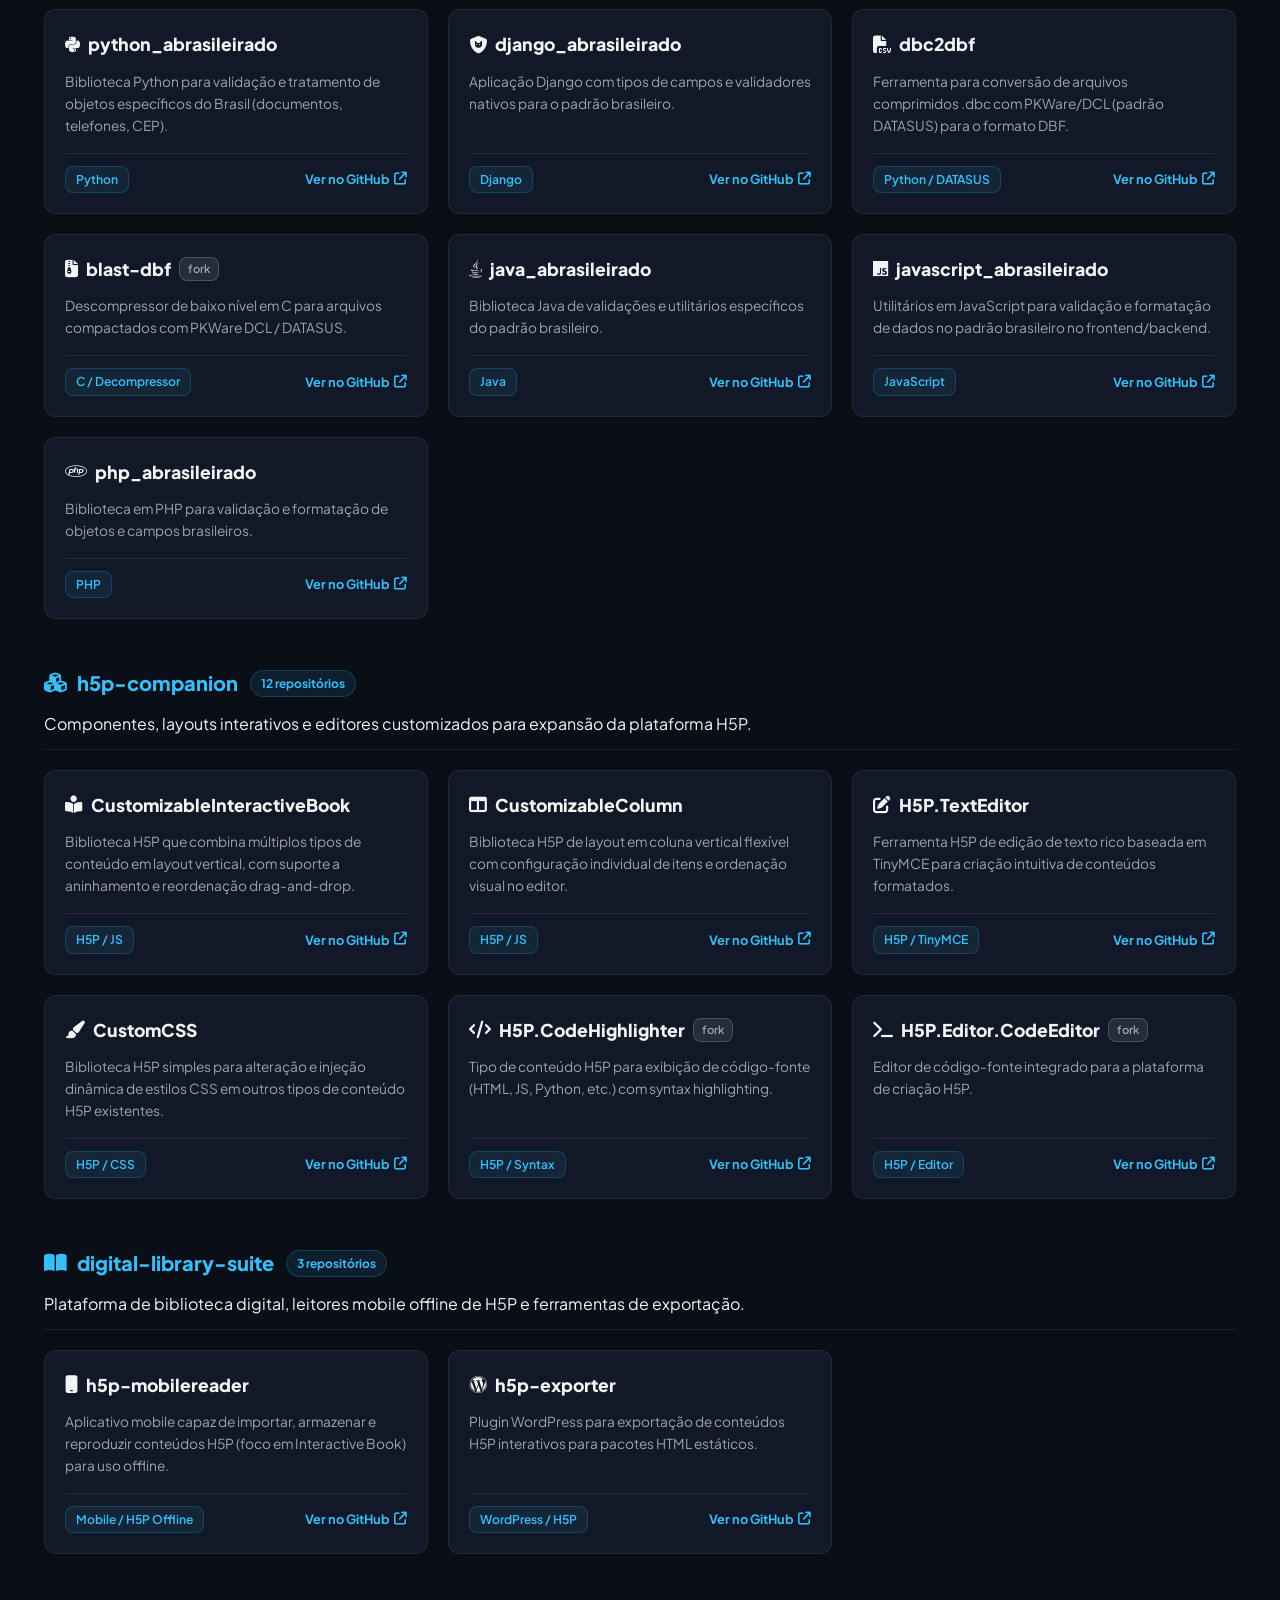
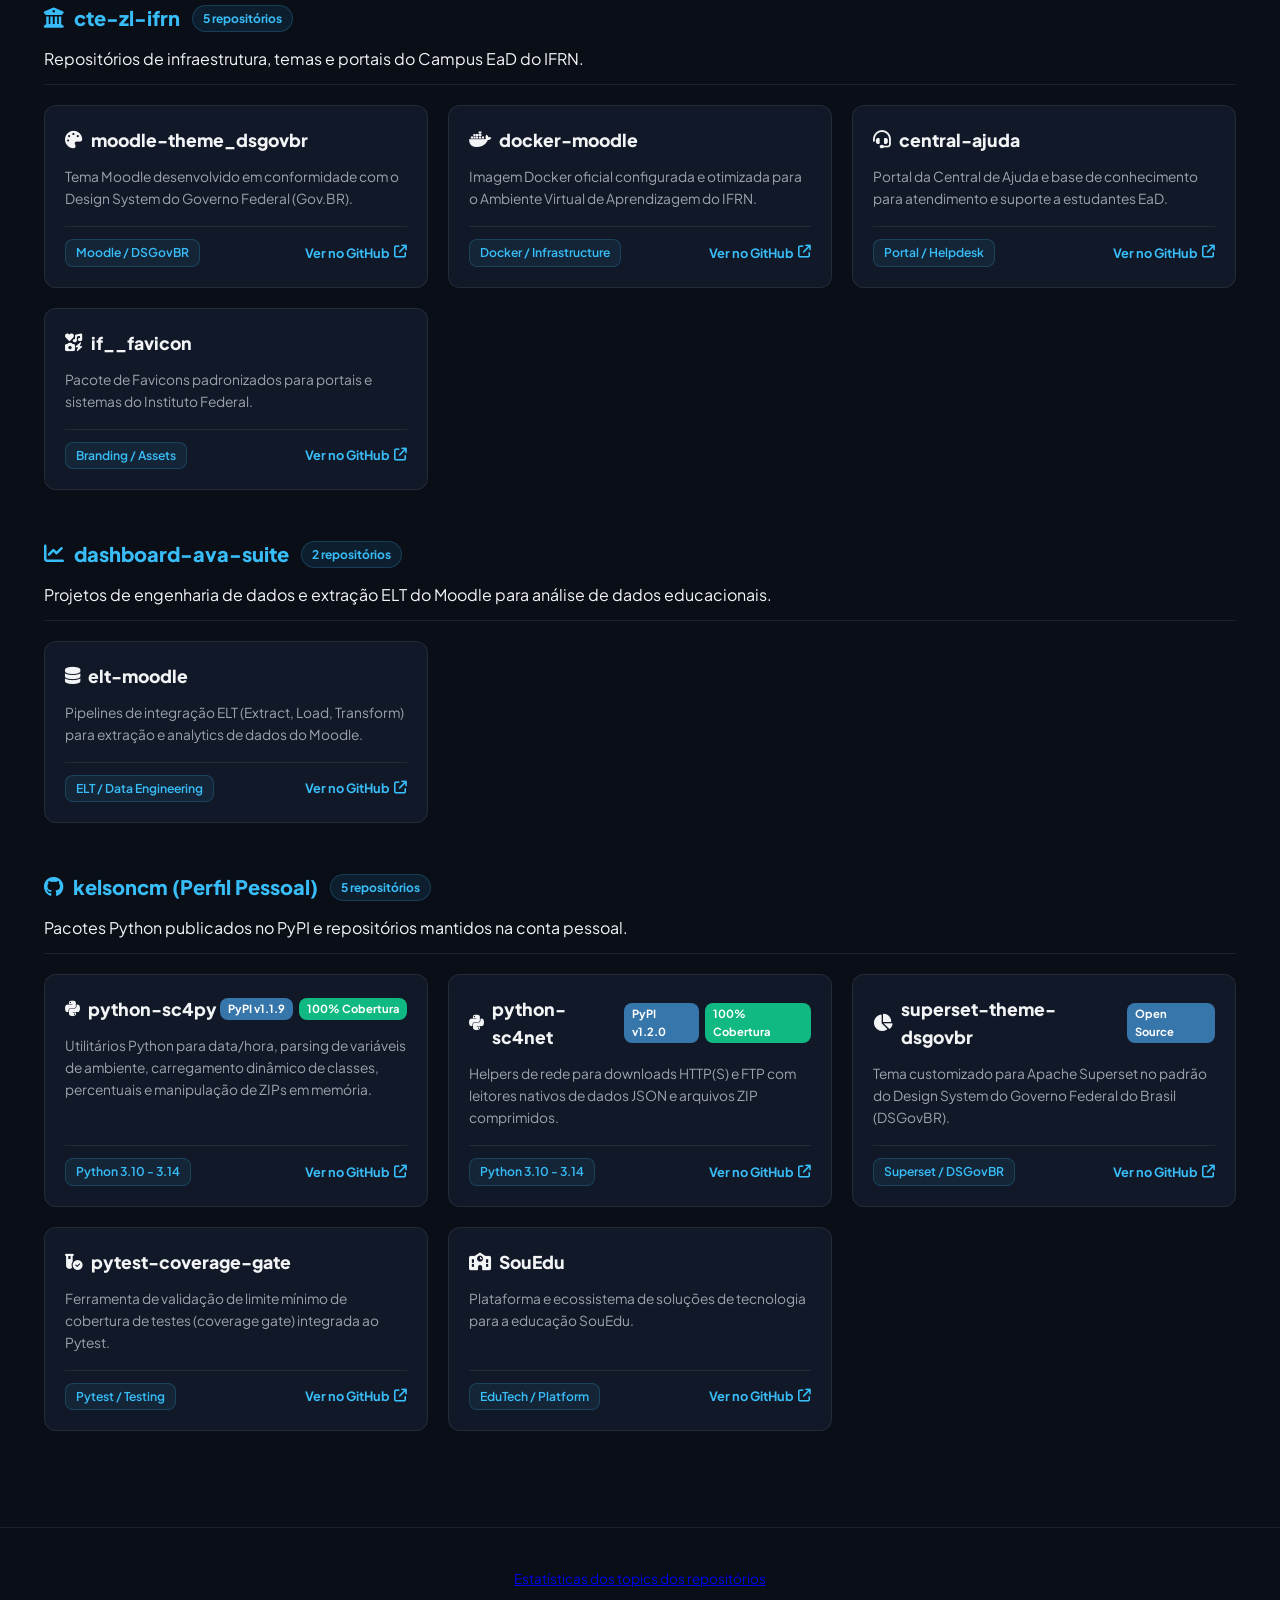
<file: br/index.html>
<!DOCTYPE html>
<html lang="pt-BR" class="dark">
<head>
  <meta charset="UTF-8" />
  <meta name="viewport" content="width=device-width, initial-scale=1.0" />
  <title>Kelson da Costa Medeiros | Currículo Online & Trajetória Tecnológica</title>
  <meta name="description" content="Currículo online de Kelson da Costa Medeiros - Especialista em TI, Arquiteto de Software, Especialista DevOps e Pesquisador em Tecnologias Educacionais e Saúde Digital." />
  <meta name="author" content="Kelson da Costa Medeiros" />
  
  <!-- Open Graph -->
  <meta property="og:title" content="Kelson da Costa Medeiros | Currículo Online" />
  <meta property="og:description" content="30+ anos impulsionando a transformação digital nos setores público, de saúde e educação no Brasil." />
  <meta property="og:type" content="website" />
  <meta property="og:image" content="profile.png" />

  <!-- Fonts & Icons -->
  <link rel="preconnect" href="https://fonts.googleapis.com" />
  <link rel="preconnect" href="https://fonts.gstatic.com" crossorigin />
  <link href="https://fonts.googleapis.com/css2?family=Plus+Jakarta+Sans:ital,wght@0,300;0,400;0,500;0,600;0,700;0,800;1,400&family=Fira+Code:wght@400;500;600&display=swap" rel="stylesheet" />
  <link rel="stylesheet" href="https://cdnjs.cloudflare.com/ajax/libs/font-awesome/6.5.1/css/all.min.css" />
  <link rel="stylesheet" href="../style.css" />
  <script type="module" src="../components/profile-card.js"></script>
</head>
<body>

  <!-- Navigation Bar -->
  <header class="navbar">
    <div class="container nav-content">
      <a href="#" class="brand">
        <img src="https://kelsoncm.github.io/profile.png" alt="Kelson da Costa Medeiros" class="brand-avatar" />
        <span>Kelson Medeiros</span>
      </a>
      <ul class="nav-links">
        <li><a href="#about">Sobre</a></li>
        <li><a href="#skills">Habilidades</a></li>
        <li><a href="#gantt">Gantt</a></li>
        <li><a href="#experience">Experiência</a></li>
        <li><a href="#education">Formação</a></li>
        <li><a href="#projects">Código aberto</a></li>
      </ul>
      <div class="nav-controls">
        <a href="../en/index.html" class="lang-switch-btn" title="English Version">
          <i class="fa-solid fa-globe"></i> EN
        </a>
        <button class="theme-toggle-btn" id="themeToggle" title="Alternar tema">
          <i class="fa-solid fa-moon"></i>
        </button>
      </div>
    </div>
  </header>

  <!-- Hero Section -->
  <section class="hero" id="about">
    <div class="container hero-grid">
      
      <!-- Profile Card Sidebar Web Component -->
      <profile-card
        avatar="https://kelsoncm.github.io/profile.png"
        name="Kelson Medeiros"
        profile-title="Especialista DevOps | Arquiteto de Software | Pesquisador em TIC"
        location="Natal, RN - Brasil"
        status="Disponível"
        email="kelsoncm@gmail.com"
        github="https://github.com/kelsoncm"
        linkedin="https://www.linkedin.com/in/kelsoncm/"
        orcid="https://orcid.org/0000-0001-6749-4656"
        loop="https://loop.frontiersin.org/people/1858110/overview"
        lattes="http://lattes.cnpq.br/1734494254835148"
        academia="https://independent.academia.edu/kelsoncm"
      ></profile-card>

      <!-- Main Hero Description & Stats -->
      <div class="hero-info">
        <div class="hero-badge-tag">
          <i class="fa-solid fa-award"></i> 30+ anos de trajetória em inovação tecnológica
        </div>
        
        <h2 class="hero-headline">
          Arquitetando soluções escaláveis para educação, saúde digital e governança pública.
        </h2>

        <p class="hero-summary">
          Especialista sênior em DevOps e arquiteto de software com mais de 30 anos de experiência impulsionando a transformação 
          digital nos setores público, de saúde e educação no Brasil. Atualmente colaboro com a infraestrutura em nuvem AWS e a 
          automação de CI/CD para a plataforma de streaming do Ministério da Cultura (MinC & NEES/UFAL), além de atuar como 
          pesquisador no LAIS/UFRN (AVASUS, LUES & PNTD).
        </p>

        <div class="stats-grid">
          <div class="stat-card">
            <span class="stat-number">30+</span>
            <span class="stat-label">Anos em TIC (desde 1996)</span>
          </div>
          <div class="stat-card">
            <span class="stat-number">10+</span>
            <span class="stat-label">Anos pesquisa em saúde</span>
          </div>
          <div class="stat-card">
            <span class="stat-number">11</span>
            <span class="stat-label">Organizações no GitHub</span>
          </div>
          <div class="stat-card">
            <span class="stat-number">70+</span>
            <span class="stat-label">Repositórios open source</span>
          </div>
        </div>
      </div>

    </div>
  </section>

  <!-- Skills Breakdown -->
  <section class="section-block" id="skills">
    <div class="container">
      <div class="section-header">
        <h2 class="section-title">
          <i class="fa-solid fa-layer-group"></i> Competências técnicas & domínios
        </h2>
        <p class="section-subtitle">
          Visão agrupada por especialidade técnica e áreas de atuação institucional.
        </p>
      </div>

      <div class="skills-categories">

        <div class="skill-cat-card">
          <h3 class="skill-cat-title"><i class="fa-solid fa-code"></i> Backend & linguagens</h3>
          <div class="skill-list">
            <span class="skill-pill"><i class="fa-brands fa-python"></i> Python (Django, FastAPI)</span>
            <span class="skill-pill"><i class="fa-brands fa-php"></i> PHP (Laravel, Lumen)</span>
            <span class="skill-pill"><i class="fa-solid fa-code"></i> C/C++</span>
            <span class="skill-pill"><i class="fa-brands fa-java"></i> Java (Spring, Hibernate)</span>
            <span class="skill-pill"><i class="fa-solid fa-code"></i> Delphi (VCL)</span>
            <span class="skill-pill"><i class="fa-solid fa-bolt"></i> Celery async queues</span>
            <span class="skill-pill"><i class="fa-solid fa-network-wired"></i> RESTful APIs / OpenAPI</span>
          </div>
        </div>

        <div class="skill-cat-card">
          <h3 class="skill-cat-title"><i class="fa-solid fa-cloud"></i> Cloud & DevOps</h3>
          <div class="skill-list">
            <span class="skill-pill"><i class="fa-brands fa-aws"></i> AWS (EKS, CloudFront)</span>
            <span class="skill-pill"><i class="fa-brands fa-docker"></i> Docker containerization</span>
            <span class="skill-pill"><i class="fa-solid fa-dharmachakra"></i> Kubernetes & Helm</span>
            <span class="skill-pill"><i class="fa-solid fa-cubes-stacked"></i> Terraform IaC</span>
            <span class="skill-pill"><i class="fa-brands fa-gitlab"></i> GitLab CI/CD pipelines</span>
            <span class="skill-pill"><i class="fa-brands fa-github"></i> Github Actions</span>
            <span class="skill-pill"><i class="fa-solid fa-wind"></i> Apache Airflow</span>
          </div>
        </div>

        <div class="skill-cat-card">
          <h3 class="skill-cat-title"><i class="fa-solid fa-database"></i> Bancos de dados</h3>
          <div class="skill-list">
            <span class="skill-pill"><i class="fa-solid fa-database"></i> PostgreSQL</span>
            <span class="skill-pill"><i class="fa-solid fa-server"></i> Oracle</span>
            <span class="skill-pill"><i class="fa-solid fa-database"></i> MySQL / MariaDB</span>
            <span class="skill-pill"><i class="fa-solid fa-database"></i> MS SQL Server</span>
            <span class="skill-pill"><i class="fa-solid fa-memory"></i> Redis</span>
            <span class="skill-pill"><i class="fa-solid fa-magnifying-glass"></i> OpenSearch</span>
          </div>
        </div>

        <div class="skill-cat-card">
          <h3 class="skill-cat-title"><i class="fa-solid fa-hospital-user"></i> Domínios de aplicação</h3>
          <div class="skill-list">
            <span class="skill-pill"><i class="fa-solid fa-laptop-medical"></i> Saúde digital (AVASUS, EHR)</span>
            <span class="skill-pill"><i class="fa-solid fa-graduation-cap"></i> Tecnologias educacionais (Moodle, EaD)</span>
            <span class="skill-pill"><i class="fa-solid fa-building-columns"></i> Governança pública (SUAP, SIAFI)</span>
            <span class="skill-pill"><i class="fa-solid fa-shield-halved"></i> Desenvolvimento seguro (OWASP)</span>
          </div>
        </div>

      </div>
    </div>
  </section>

  <!-- Interactive Gantt Chart Section -->
  <section class="section-block" id="gantt">
    <div class="container">
      <div class="section-header">
        <h2 class="section-title">
          <i class="fa-solid fa-chart-gantt"></i> Trajetória tecnológica
        </h2>
        <p class="section-subtitle">
          Distribuição temporal das principais linguagens, ecossistemas e tecnologias trabalhadas de 1996 a 2026.
        </p>
      </div>

      <div class="gantt-wrapper">
        <div class="gantt-toolbar">
          <div class="gantt-filter-btns" id="ganttFilterGroup">
            <button class="filter-btn active" data-filter="all">Todas as tecnologias</button>
            <button class="filter-btn" data-filter="languages">Linguagens principais</button>
            <button class="filter-btn" data-filter="platforms">Plataformas & DevOps</button>
            <button class="filter-btn" data-filter="databases">Bancos de dados</button>
            <button class="filter-btn" data-filter="frontend">Frontend</button>
          </div>
          <span style="font-size: 0.8rem; color: var(--text-muted);">
            <i class="fa-solid fa-circle-info"></i> Passe o mouse ou toque nas barras para ver detalhes
          </span>
        </div>

        <div class="gantt-container">
          <!-- Years Axis Header -->
          <div class="gantt-timeline-header" id="ganttYearsHeader"></div>

          <!-- Gantt Rows Container -->
          <div class="gantt-body" id="ganttBody"></div>
        </div>
      </div>
    </div>
  </section>

  <!-- Experience Timeline -->
  <section class="section-block" id="experience">
    <div class="container">
      <div class="section-header">
        <h2 class="section-title">
          <i class="fa-solid fa-briefcase"></i> Experiência profissional
        </h2>
        <p class="section-subtitle">
          Consolidação do histórico de atuação no setor público, instituições federais e projetos de PD&I.
        </p>
      </div>

      <!-- Banner Informativo de Atuação Simultânea -->
      <div class="concurrent-info-banner">
        <div class="banner-icon"><i class="fa-solid fa-layer-group"></i></div>
        <div class="banner-text">
          <strong>Atuação Simultânea & Cooperação Multi-Institucional</strong>
          <p>Como servidor público efetivo do <b>IFRN</b> (desde Jan/2014), atuo de forma contínua em projetos de Pesquisa, Desenvolvimento e Inovação (PD&I) em laboratórios de excelência (LAIS, NAVI, LAICA, NEES) em regimes de dedicação simultânea e cooperação técnica.</p>
        </div>
      </div>

      <!-- Matriz de Trilhas de Atuação Profissional & Institucional (1996 - 2026) -->
      <div class="concurrent-matrix-wrapper">
        <div class="matrix-header-title">
          <span><i class="fa-solid fa-diagram-project"></i> Trilhas institucionais de atuação (1996 - Presente)</span>
          <span class="matrix-badge">30+ anos de experiência</span>
        </div>
        <div class="matrix-container">
          <div class="matrix-years">
            <span>1996</span>
            <span>2000</span>
            <span>2004</span>
            <span>2008</span>
            <span>2012</span>
            <span>2016</span>
            <span>2020</span>
            <span>2024</span>
            <span>2026</span>
          </div>

          <!-- Poliedro (1996 - 1999) -->
          <div class="matrix-row">
            <div class="matrix-label"><i class="fa-solid fa-terminal"></i> Poliedro</div>
            <div class="matrix-track">
              <div class="matrix-bar bar-poliedro" style="left: 0.3%; width: 12.4%;" title="Poliedro: Fev/1996 - Nov/1999 (Dev Clipper, Delphi & C++)">
                Poliedro
              </div>
            </div>
          </div>

          <!-- AgênciaClick / Zevallos (1999 - 2002) -->
          <div class="matrix-row">
            <div class="matrix-label"><i class="fa-solid fa-globe"></i> Zevallos & AgênciaClick</div>
            <div class="matrix-track">
              <div class="matrix-bar bar-agenciaclick" style="left: 12.7%; width: 8.4%;" title="Zevallos & AgênciaClick: Nov/1999 - Mai/2002 (Dev Web ASP, VB6 & Java)">
                Zevallos & AgênciaClick
              </div>
            </div>
          </div>

          <!-- FNDE (2002 - 2009) -->
          <div class="matrix-row">
            <div class="matrix-label"><i class="fa-solid fa-building-flag"></i> FNDE</div>
            <div class="matrix-track">
              <div class="matrix-bar bar-fnde" style="left: 21.3%; width: 22.5%;" title="FNDE: Mai/2002 - Fev/2009 (Gerente de Arquitetura, Dev Delphi, Java & Java)">
                FNDE
              </div>
            </div>
          </div>

          <!-- Optimedia (2009 - 2010) -->
          <div class="matrix-row">
            <div class="matrix-label"><i class="fa-solid fa-laptop-code"></i> Optimedia</div>
            <div class="matrix-track">
              <div class="matrix-bar bar-optimedia" style="left: 44.1%; width: 3.0%;" title="Optimedia: Abr/2009 - Fev/2010 (Gerente de Projetos PHP)">
                Optimedia
              </div>
            </div>
          </div>

          <!-- TSE (2010 - 2013) -->
          <div class="matrix-row">
            <div class="matrix-label"><i class="fa-solid fa-scale-balanced"></i> TSE</div>
            <div class="matrix-track">
              <div class="matrix-bar bar-tse" style="left: 47.3%; width: 9.8%;" title="TSE: Mar/2010 - Fev/2013 (Arquiteto Java)">
                TSE
              </div>
            </div>
          </div>

          <!-- VOX TI (2013 - 2014) -->
          <div class="matrix-row">
            <div class="matrix-label"><i class="fa-solid fa-code"></i> VOX</div>
            <div class="matrix-track">
              <div class="matrix-bar bar-voxti" style="left: 57.1%; width: 2.9%;" title="VOX: Fev/2013 - Jan/2014 (Gerente de Projetos PHP)">
                VOX
              </div>
            </div>
          </div>

          <!-- Destaque: Atuação em PD&I -->
          <div class="matrix-concurrent-group">
            <div class="group-label-badge">
              <i class="fa-solid fa-layer-group"></i> Atuação em PD&I
            </div>

            <!-- IFRN -->
            <div class="matrix-row">
              <div class="matrix-label"><i class="fa-solid fa-building-columns"></i> IFRN</div>
              <div class="matrix-track">
                <div class="matrix-bar bar-ifrn" style="left: 60.0%; width: 40.0%;" title="IFRN: Jan/2014 - Presente (Desenvolvedor, Coordenador & Pesquisador)">
                  IFRN
                </div>
              </div>
            </div>

            <!-- LAIS -->
            <div class="matrix-row">
              <div class="matrix-label"><i class="fa-solid fa-notes-medical"></i> LAIS/UFRN</div>
              <div class="matrix-track">
                <div class="matrix-bar bar-lais" style="left: 65.0%; width: 35.0%;" title="LAIS/UFRN: Jul/2015 - Presente (Pesquisador/Desenvolvedor Saúde Digital & Tecnologias Educacionais)">
                  LAIS/UFRN
                </div>
              </div>
            </div>

            <!-- NAVI -->
            <div class="matrix-row">
              <div class="matrix-label"><i class="fa-solid fa-hospital-user"></i> NAVI/IFRN</div>
              <div class="matrix-track">
                <div class="matrix-bar bar-navi" style="left: 81.7%; width: 5.0%;" title="NAVI/IFRN: Jul/2020 - Dez/2021 (Pesquisador/Desenvolvedor Saúde Digital)">
                  NAVI/IFRN
                </div>
              </div>
            </div>

            <!-- LAICA -->
            <div class="matrix-row">
              <div class="matrix-label"><i class="fa-solid fa-graduation-cap"></i> LAICA/IFRN</div>
              <div class="matrix-track">
                <div class="matrix-bar bar-laica" style="left: 88.3%; width: 10.4%;" title="LAICA/IFRN: Jul/2022 - Jun/2026 (Pesquisador/Desenvolvedor em Tecnologias Educacionais)">
                  LAICA/IFRN
                </div>
              </div>
            </div>

            <!-- NEES -->
            <div class="matrix-row">
              <div class="matrix-label"><i class="fa-solid fa-cloud"></i> NEES/UFAL</div>
              <div class="matrix-track">
                <div class="matrix-bar bar-nees" style="left: 97.5%; width: 2.5%;" title="NEES/UFAL: Abr/2025 - Dez/2025 (Pesquisador/DevOps em Cloud)">
                  NEES/UFAL
                </div>
              </div>
            </div>

          </div>

        </div>
      </div>

      <div class="timeline">

        <!-- NEES -->
        <div class="timeline-item">
          <div class="timeline-dot"></div>
          <div class="timeline-card">
            <div class="timeline-header">
              <div>
                <h3 class="role-title">Pequisador em DevOps & Nuvem</h3>
                <span class="company-name">NEES - Núcleo de Excelência em Tecnologias Sociais</span>
                <div>
                  <span class="role-badge concurrent-badge"><i class="fa-solid fa-layer-group"></i> PD&I / Tempo parcial</span>
                </div>
              </div>
              <span class="date-badge">Abr 2025 - Dez 2025</span>
            </div>
            <p class="timeline-desc">
              Liderança de arquitetura, infraestrutura como código (IaC) e implantação da plataforma de streaming baseada em AWS para o Ministério da Cultura (MinC).
            </p>
            <ul class="timeline-bullets">
              <li>Implementação de pipelines de CI/CD automatizadas no GitLab CI.</li>
              <li>Orquestração de clusters Kubernetes (EKS) e gerenciamento via Helm charts.</li>
              <li>Provisionamento IaaS com Terraform, integração com CloudFront CDN e estratégias de alta disponibilidade.</li>
            </ul>
            <div class="tech-tags">
              <span class="tech-tag">AWS</span>
              <span class="tech-tag">Kubernetes</span>
              <span class="tech-tag">Terraform</span>
              <span class="tech-tag">Helm</span>
              <span class="tech-tag">GitLab CI/CD</span>
              <span class="tech-tag">Docker</span>
            </div>
          </div>
        </div>

        <!-- LAICA -->
        <div class="timeline-item">
          <div class="timeline-dot"></div>
          <div class="timeline-card">
            <div class="timeline-header">
              <div>
                <h3 class="role-title">Pesquisador em Tecnologias Educacionais</h3>
                <span class="company-name">LAICA - Laboratório de Pesquisa Allyson Amilcar Angelus (IFRN)</span>
                <div>
                  <span class="role-badge concurrent-badge"><i class="fa-solid fa-layer-group"></i> PD&I / Tempo parcial</span>
                </div>
              </div>
              <span class="date-badge">Jul 2022 - Mar 2025</span>
            </div>
            <p class="timeline-desc">
              Pesquisa e desenvolvimento focado em ecossistemas de aprendizagem e integração de sistemas acadêmicos.
            </p>
            <ul class="timeline-bullets">
              <li>Pesquisa e desenvolvimento em tecnologias educacionais.</li>
              <li>Pesquisa e desenvolvimento de integração de plugins Moodle e sistemas de registro acadêmicos.</li>
            </ul>
            <div class="tech-tags">
              <span class="tech-tag">Moodle Plugins</span>
              <span class="tech-tag">Sistemas Acadêmicos</span>
              <span class="tech-tag">Python</span>
              <span class="tech-tag">PHP</span>
            </div>
          </div>
        </div>

        <!-- NAVI -->
        <div class="timeline-item">
          <div class="timeline-dot"></div>
          <div class="timeline-card">
            <div class="timeline-header">
              <div>
                <h3 class="role-title">Pesquisador em Informática e Saúde</h3>
                <span class="company-name">NAVI - Núcleo Avançado de Inovação Tecnológica (IFRN)</span>
                <div>
                  <span class="role-badge concurrent-badge"><i class="fa-solid fa-layer-group"></i> PD&I / Tempo parcial</span>
                </div>
              </div>
              <span class="date-badge">Jul 2020 - Dez 2021</span>
            </div>
            <p class="timeline-desc">
              Pesquisa e desenvolvimento em informática aplicada à saúde pública estadual.
            </p>
            <ul class="timeline-bullets">
              <li>Pesquisa e desenvolvimento do Prontuário Eletrônico (EHR) do Estado do Rio Grande do Norte.</li>
            </ul>
            <div class="tech-tags">
              <span class="tech-tag">EHR (Health Record)</span>
              <span class="tech-tag">Informática em Saúde</span>
              <span class="tech-tag">Python</span>
              <span class="tech-tag">PostgreSQL</span>
            </div>
          </div>
        </div>

        <!-- LAIS / UFRN -->
        <div class="timeline-item">
          <div class="timeline-dot"></div>
          <div class="timeline-card">
            <div class="timeline-header">
              <div>
                <h3 class="role-title">Pesquisador em Informática e Saúde</h3>
                <span class="company-name">LAIS - Laboratório de Inovação Tecnológica em Saúde (HUOL/UFRN)</span>
                <div>
                  <span class="role-badge concurrent-badge"><i class="fa-solid fa-layer-group"></i> PD&I / Tempo parcial</span>
                </div>
              </div>
              <span class="date-badge">Jul 2015 - Presente</span>
            </div>
            <p class="timeline-desc">
              Gestor de desenvolvimento de software no Campus Virtual, liderando projetos nacionais de saúde digital.
            </p>
            <ul class="timeline-bullets">
              <li>Desenvolvimento do AVASUS (plataforma e-Learning do SUS que atende milhões de profissionais).</li>
              <li>Ecossistema LUES (resposta rápida ao enfrentamento da Sífilis no Brasil) e PNTD (Telediagnóstico atendendo 9 estados).</li>
              <li>Backend robusto em Python/Django/FastAPI e PHP/Laravel, filas Celery, APIs RESTful Swagger/OpenAPI.</li>
              <li>Microsserviços com Docker, Elasticsearch, PostgreSQL e integrações avançadas com Moodle.</li>
            </ul>
            <div class="tech-tags">
              <span class="tech-tag">Python</span>
              <span class="tech-tag">FastAPI</span>
              <span class="tech-tag">Django</span>
              <span class="tech-tag">PHP/Laravel</span>
              <span class="tech-tag">Celery</span>
              <span class="tech-tag">Moodle</span>
              <span class="tech-tag">Docker</span>
              <span class="tech-tag">PostgreSQL</span>
            </div>
          </div>
        </div>

        <!-- IFRN -->
        <div class="timeline-item">
          <div class="timeline-dot"></div>
          <div class="timeline-card">
            <div class="timeline-header">
              <div>
                <h3 class="role-title">Coordenador de Tecnologia Educacional / Analista de Sistemas</h3>
                <span class="company-name">IFRN - Instituto Federal do Rio Grande do Norte</span>
                <div>
                  <span class="role-badge efective-badge"><i class="fa-solid fa-building-columns"></i> Vínculo principal / Tempo integral</span>
                </div>
              </div>
              <span class="date-badge">Jan 2014 - Presente</span>
            </div>
            <p class="timeline-desc">
              Gestão de equipes multidisciplinares de desenvolvimento, design, suporte e redes no Campus EaD.
            </p>
            <ul class="timeline-bullets">
              <li>Coordenação e desenvolvimento de plugins e temas Moodle integrados ao sistema acadêmico SUAP.</li>
              <li>Administração de SGBD PostgreSQL (alta disponibilidade, replicação e tuning de performance).</li>
              <li>Desenvolvimento em Python/Django para módulos de pesquisa, inovação e processos seletivos.</li>
              <li>Coordenação do projeto da solução MOOC na plataforma IFRN TIMTec.</li>
            </ul>
            <div class="tech-tags">
              <span class="tech-tag">Python</span>
              <span class="tech-tag">Django</span>
              <span class="tech-tag">Moodle Core & Plugins</span>
              <span class="tech-tag">PostgreSQL</span>
              <span class="tech-tag">SUAP</span>
              <span class="tech-tag">Gestão de Equipes</span>
            </div>
          </div>
        </div>

        <!-- VOX TI -->
        <div class="timeline-item">
          <div class="timeline-dot"></div>
          <div class="timeline-card">
            <div class="timeline-header">
              <div>
                <h3 class="role-title">Engenheiro de Software</h3>
                <span class="company-name">VOX Tecnologia da Informação Ltda</span>
                <div>
                  <span class="role-badge efective-badge"><i class="fa-solid fa-building-columns"></i> Vínculo principal / Tempo integral</span>
                </div>
              </div>
              <span class="date-badge">Fev 2013 - Jan 2014</span>
            </div>
            <p class="timeline-desc">
              Gerenciamento das equipes de arquitetura, infraestrutura e banco de dados. Manutenção da REDESIM e correções de segurança no Zend Framework.
            </p>
            <div class="tech-tags">
              <span class="tech-tag">PHP/Zend</span>
              <span class="tech-tag">Engenharia de Software</span>
              <span class="tech-tag">REDESIM</span>
            </div>
          </div>
        </div>

        <!-- TSE -->
        <div class="timeline-item">
          <div class="timeline-dot"></div>
          <div class="timeline-card">
            <div class="timeline-header">
              <div>
                <h3 class="role-title">Arquiteto de Software Java</h3>
                <span class="company-name">TSE - Tribunal Superior Eleitoral</span>
                <div>
                  <span class="role-badge efective-badge"><i class="fa-solid fa-building-columns"></i> Vínculo principal / Tempo integral</span>
                </div>
              </div>
              <span class="date-badge">Mar 2010 - Fev 2013</span>
            </div>
            <p class="timeline-desc">
              Definição de padrões arquiteturais corporativos em Java, engenharia de software e consultoria em projetos de segurança.
            </p>
            <ul class="timeline-bullets">
              <li>Arquitetura em Java 6, Spring Framework 3, Hibernate 3, Struts 2 e JasperReports.</li>
              <li>Servidores de aplicação Tomcat e JBoss EAP. Modelagem avançada em PostgreSQL e Oracle.</li>
            </ul>
            <div class="tech-tags">
              <span class="tech-tag">Java 6</span>
              <span class="tech-tag">Spring 3</span>
              <span class="tech-tag">Hibernate</span>
              <span class="tech-tag">JBoss / Tomcat</span>
              <span class="tech-tag">Oracle / PostgreSQL</span>
            </div>
          </div>
        </div>

        <!-- Optimedia -->
        <div class="timeline-item">
          <div class="timeline-dot"></div>
          <div class="timeline-card">
            <div class="timeline-header">
              <div>
                <h3 class="role-title">Gerente de Projetos Assistente</h3>
                <span class="company-name">Optimedia Tecnologia em Informática Ltda</span>
                <div>
                  <span class="role-badge efective-badge"><i class="fa-solid fa-building-columns"></i> Vínculo principal / Tempo integral</span>
                </div>
              </div>
              <span class="date-badge">Abr 2009 - Fev 2010</span>
            </div>
            <p class="timeline-desc">
              Liderança no desenvolvimento de redes sociais educacionais e videoconferência E-learning (PHP, Flex, Red5, Moodle).
            </p>
            <div class="tech-tags">
              <span class="tech-tag">PHP</span>
              <span class="tech-tag">Moodle</span>
              <span class="tech-tag">Red5</span>
              <span class="tech-tag">Flex</span>
            </div>
          </div>
        </div>

        <!-- FNDE -->
        <div class="timeline-item">
          <div class="timeline-dot"></div>
          <div class="timeline-card">
            <div class="timeline-header">
              <div>
                <h3 class="role-title">Gerente de Arquitetura & Desenvolvedor (Delphi / Java)</h3>
                <span class="company-name">FNDE - Fundo Nacional de Desenvolvimento da Educação</span>
                <div>
                  <span class="role-badge efective-badge"><i class="fa-solid fa-building-columns"></i> Vínculo principal / Tempo integral</span>
                </div>
              </div>
              <span class="date-badge">Mai 2002 - Fev 2009</span>
            </div>
            <p class="timeline-desc">
              Trajetória de 6 anos e 10 meses liderando projetos estruturantes de arquitetura e desenvolvimento.
            </p>
            <ul class="timeline-bullets">
              <li>Desenvolvimento de sistema integrado financeiro e bancário (SIAFI, Banco do Brasil, Caixa, Itaú) em Delphi com APIs Orientadas a Objetos (2002-2004).</li>
              <li>Projetista Java na criação de modelos de classes corporativas para redução do ciclo de vida dos sistemas (2004).</li>
              <li>Gerente de Arquitetura liderando a substituição progressiva do Delphi 5 VCL para Delphi 2005 VCL e rápida adoção de ASP.NET (2004-2009).</li>
              <li>Desenvolvimento de aplicação de Prestação de Contas Eletrônica em RIA com ExtJS, JSON e Java EJB3/JSF em cluster.</li>
            </ul>
            <div class="tech-tags">
              <span class="tech-tag">Delphi 5 / 2005</span>
              <span class="tech-tag">Java EJB3 / JSF</span>
              <span class="tech-tag">ExtJS</span>
              <span class="tech-tag">SIAFI</span>
              <span class="tech-tag">Oracle</span>
            </div>
          </div>
        </div>

        <!-- AgênciaClick / Zevallos -->
        <div class="timeline-item">
          <div class="timeline-dot"></div>
          <div class="timeline-card">
            <div class="timeline-header">
              <div>
                <h3 class="role-title">Desenvolvedor Web (ASP / VB6 / JSP)</h3>
                <span class="company-name">AgênciaClick & Zevallos Tecnologia</span>
                <div>
                  <span class="role-badge efective-badge"><i class="fa-solid fa-building-columns"></i> Vínculo principal / Tempo integral</span>
                </div>
              </div>
              <span class="date-badge">Nov 1999 - Mai 2002</span>
            </div>
            <p class="timeline-desc">
              Desenvolvimento de portais web de grande porte (Brasil Telecom, Transposição do São Francisco), e-commerce em JSP e criação do framework Hipertools em VB6.
            </p>
            <div class="tech-tags">
              <span class="tech-tag">ASP / VBScript</span>
              <span class="tech-tag">VB6</span>
              <span class="tech-tag">JSP / Java</span>
              <span class="tech-tag">Oracle</span>
            </div>
          </div>
        </div>

        <!-- Poliedro -->
        <div class="timeline-item">
          <div class="timeline-dot"></div>
          <div class="timeline-card">
            <div class="timeline-header">
              <div>
                <h3 class="role-title">Desenvolvedor Delphi & Clipper</h3>
                <span class="company-name">Poliedro Informática Consultoria e Serviços</span>
                <div>
                  <span class="role-badge efective-badge"><i class="fa-solid fa-building-columns"></i> Vínculo principal / Tempo integral</span>
                </div>
              </div>
              <span class="date-badge">Fev 1996 - Nov 1999</span>
            </div>
            <p class="timeline-desc">
              Início da carreira profissional construindo sistemas robustos em Clipper para MS-DOS (Rede Novell) e produtos corporativos em Delphi 5 para Gerenciamento Eletrônico de Documentos (GED/DMS), Workflow e OCR/ICR.
            </p>
            <div class="tech-tags">
              <span class="tech-tag">Delphi</span>
              <span class="tech-tag">Clipper</span>
              <span class="tech-tag">GED / DMS</span>
              <span class="tech-tag">Workflow</span>
            </div>
          </div>
        </div>

      </div>
    </div>
  </section>

  <!-- Education -->
  <section class="section-block" id="education">
    <div class="container">
      <div class="section-header">
        <h2 class="section-title">
          <i class="fa-solid fa-graduation-cap"></i> Formação acadêmica
        </h2>
        <p class="section-subtitle">
          Formação e títulos acadêmicos.
        </p>
      </div>

      <div class="edu-grid">
        <div class="edu-card">
          <h3 class="edu-degree">Especialização em Informática na Saúde</h3>
          <p class="edu-institution">Universidade Federal do Rio Grande do Norte (UFRN)</p>
          <span class="edu-period">2015 - 2017</span>
          <p style="font-size: 0.85rem; color: var(--text-muted); margin-top: 8px;">
            Título: Implementação da especialidade de eletrocardiograma na PNTD. Orientador: Danilo Alves Pinto Nagem.
          </p>
        </div>

        <div class="edu-card">
          <h3 class="edu-degree">Graduação em Análise e Desenvolvimento de Sistemas</h3>
          <p class="edu-institution">Universidade Estadual do Tocantins (UNITINS)</p>
          <span class="edu-period">2008 - 2010</span>
        </div>

      </div>
    </div>
  </section>

  <!-- Certifications -->
  <section class="section-block" id="education">
    <div class="container">
      <div class="section-header">
        <h2 class="section-title">
          <i class="fa-solid fa-graduation-cap"></i> Certificações
        </h2>
        <p class="section-subtitle">
          Certificações diversas.
        </p>
      </div>

      <div class="edu-grid">
        <div class="edu-card">
          <h3 class="edu-degree">Certificações & Treinamentos de Segurança</h3>
          <p class="edu-institution">The Linux Foundation & OWASP</p>
          <ul style="font-size: 0.84rem; color: var(--text-muted); margin-top: 8px; padding-left: 16px;">
            <li>LFD121: Developing Secure Software</li>
            <li>LFD125: Security for Software Development Managers</li>
            <li>SKF100: Understanding the OWASP Top 10 Security Threats</li>
          </ul>
        </div>
      </div>
    </div>
  </section>

  <!-- Projects by organization -->
  <section class="section-block" id="projects">
    <div class="container">
      <div class="section-header">
        <h2 class="section-title">
          <i class="fa-solid fa-cubes"></i> Projetos de código aberto
        </h2>
        <p class="section-subtitle">
          Projetos de código aberto por organizados por organização no GitHub.
        </p>
      </div>

      <!-- django-by-kelsoncm -->
      <div class="org-group">
        <div class="org-header">
          <h3 class="org-title">
            <i class="fa-brands fa-python"></i>
            <a href="https://github.com/django-by-kelsoncm" target="_blank" rel="noopener">django-by-kelsoncm</a>
          </h3>
          <span class="org-badge-count">10 repositórios</span>
          <div class="org-desc">Ecossistema Django, temas administrativos (DSGovBR/AdminLTE3), suporte a auth (Gov.br, Sabiá, SUAP) e rule engine.</div>
        </div>
        <div class="projects-grid">
          <div class="project-card">
            <div>
              <div class="project-header">
                <h4 class="project-name"><i class="fa-solid fa-shield-halved"></i> django-auth-govbr</h4>
                <div class="project-badges"><span class="badge-pypi">PyPI</span></div>
              </div>
              <p class="project-desc">Backend de autenticação Django extensível e moderno para integração com o Login Único do Governo Federal (Gov.br) via OpenID Connect (OIDC) com PKCE.</p>
            </div>
            <div class="project-footer">
              <span class="tech-tag">Django / OIDC</span>
              <a href="https://github.com/django-by-kelsoncm/django-auth-govbr" target="_blank" rel="noopener" class="project-link">Ver no GitHub <i class="fa-solid fa-arrow-up-right-from-square"></i></a>
            </div>
          </div>

          <div class="project-card">
            <div>
              <div class="project-header">
                <h4 class="project-name"><i class="fa-solid fa-hospital-user"></i> django-auth-sabia</h4>
                <div class="project-badges"><span class="badge-pypi">PyPI</span></div>
              </div>
              <p class="project-desc">Backend de autenticação OAuth2 do Django para integração com o Sabiá, o provedor de identidade do SUS (Sistema Único de Saúde).</p>
            </div>
            <div class="project-footer">
              <span class="tech-tag">Django / Auth</span>
              <a href="https://github.com/django-by-kelsoncm/django-auth-sabia" target="_blank" rel="noopener" class="project-link">Ver no GitHub <i class="fa-solid fa-arrow-up-right-from-square"></i></a>
            </div>
          </div>

          <div class="project-card">
            <div>
              <div class="project-header">
                <h4 class="project-name"><i class="fa-solid fa-graduation-cap"></i> django-auth-suap</h4>
                <div class="project-badges"><span class="badge-pypi">PyPI</span></div>
              </div>
              <p class="project-desc">Backend de autenticação OAuth2 do Django para SUAP (Sistema Unificado de Administração Pública), o sistema de gestão acadêmica do IFRN.</p>
            </div>
            <div class="project-footer">
              <span class="tech-tag">Django / SUAP</span>
              <a href="https://github.com/django-by-kelsoncm/django-auth-suap" target="_blank" rel="noopener" class="project-link">Ver no GitHub <i class="fa-solid fa-arrow-up-right-from-square"></i></a>
            </div>
          </div>

          <div class="project-card">
            <div>
              <div class="project-header">
                <h4 class="project-name"><i class="fa-solid fa-sliders"></i> django-rule-engine</h4>
                <div class="project-badges"><span class="badge-pypi">PyPI</span></div>
              </div>
              <p class="project-desc">Campo e widget Django com editor visual moderno, validação em tempo real e API para regras de negócio dinâmicas.</p>
            </div>
            <div class="project-footer">
              <span class="tech-tag">Django / Rule Engine</span>
              <a href="https://github.com/django-by-kelsoncm/django-rule-engine" target="_blank" rel="noopener" class="project-link">Ver no GitHub <i class="fa-solid fa-arrow-up-right-from-square"></i></a>
            </div>
          </div>

          <div class="project-card">
            <div>
              <div class="project-header">
                <h4 class="project-name"><i class="fa-solid fa-palette"></i> django-admintheme-dsgovbr</h4>
              </div>
              <p class="project-desc">Pacote Django para integração da interface administrativa com o Design System do Governo Federal Brasileiro (DS Gov.BR).</p>
            </div>
            <div class="project-footer">
              <span class="tech-tag">Django / DSGovBR</span>
              <a href="https://github.com/django-by-kelsoncm/django-admintheme-dsgovbr" target="_blank" rel="noopener" class="project-link">Ver no GitHub <i class="fa-solid fa-arrow-up-right-from-square"></i></a>
            </div>
          </div>

          <div class="project-card">
            <div>
              <div class="project-header">
                <h4 class="project-name"><i class="fa-solid fa-palette"></i> django-admintheme-adminlte3</h4>
              </div>
              <p class="project-desc">Tema moderno baseado no AdminLTE 3 adaptado nativamente para a interface do Django Admin.</p>
            </div>
            <div class="project-footer">
              <span class="tech-tag">Django / AdminLTE3</span>
              <a href="https://github.com/django-by-kelsoncm/django-admintheme-adminlte3" target="_blank" rel="noopener" class="project-link">Ver no GitHub <i class="fa-solid fa-arrow-up-right-from-square"></i></a>
            </div>
          </div>

          <div class="project-card">
            <div>
              <div class="project-header">
                <h4 class="project-name"><i class="fa-solid fa-vial"></i> django-admintheme-sandbox</h4>
              </div>
              <p class="project-desc">Pacote Django para ambiente de sandbox e referência visual/funcional de temas para Django Admin.</p>
            </div>
            <div class="project-footer">
              <span class="tech-tag">Django / UI Testing</span>
              <a href="https://github.com/django-by-kelsoncm/django-admintheme-sandbox" target="_blank" rel="noopener" class="project-link">Ver no GitHub <i class="fa-solid fa-arrow-up-right-from-square"></i></a>
            </div>
          </div>

          <div class="project-card">
            <div>
              <div class="project-header">
                <h4 class="project-name"><i class="fa-solid fa-file-signature"></i> django-project-processo-seletivo</h4>
              </div>
              <p class="project-desc">Sistema web para gestão completa de processos seletivos, inscrições, avaliações, recursos e resultados (Django, Celery, Gov.br, SUAP).</p>
            </div>
            <div class="project-footer">
              <span class="tech-tag">Django / REST / Celery</span>
              <a href="https://github.com/django-by-kelsoncm/django-project-processo-seletivo" target="_blank" rel="noopener" class="project-link">Ver no GitHub <i class="fa-solid fa-arrow-up-right-from-square"></i></a>
            </div>
          </div>

          <div class="project-card">
            <div>
              <div class="project-header">
                <h4 class="project-name"><i class="fa-solid fa-database"></i> django-wrapper-moodle</h4>
              </div>
              <p class="project-desc">Mapeamento ORM nativo em Django para acesso e consultas ao banco de dados do Moodle.</p>
            </div>
            <div class="project-footer">
              <span class="tech-tag">Django / Moodle</span>
              <a href="https://github.com/django-by-kelsoncm/django-wrapper-moodle" target="_blank" rel="noopener" class="project-link">Ver no GitHub <i class="fa-solid fa-arrow-up-right-from-square"></i></a>
            </div>
          </div>
        </div>
      </div>

      <!-- suap-ava-suite -->
      <div class="org-group">
        <div class="org-header">
          <h3 class="org-title">
            <i class="fa-solid fa-network-wired"></i>
            <a href="https://github.com/suap-ava-suite" target="_blank" rel="noopener">suap-ava-suite</a>
          </h3>
          <span class="org-badge-count">12 repositórios</span>
          <div class="org-desc">Ecossistema de middlewares Django e plugins Moodle para integração acadêmica (SUAP / SIGAA / qAcadêmico).</div>
        </div>
        <div class="projects-grid">
          <div class="project-card">
            <div>
              <div class="project-header">
                <h4 class="project-name"><i class="fa-solid fa-plug"></i> djangoapp-integrador_ava</h4>
              </div>
              <p class="project-desc">Middleware de conexão entre Sistemas de Gestão Acadêmica (SUAP, SIGAA, qAcadêmico) e o Moodle, pronto de fábrica para o IFRN.</p>
            </div>
            <div class="project-footer">
              <span class="tech-tag">Django / Middleware</span>
              <a href="https://github.com/suap-ava-suite/djangoapp-integrador_ava" target="_blank" rel="noopener" class="project-link">Ver no GitHub <i class="fa-solid fa-arrow-up-right-from-square"></i></a>
            </div>
          </div>

          <div class="project-card">
            <div>
              <div class="project-header">
                <h4 class="project-name"><i class="fa-solid fa-table-columns"></i> djangoapp-painel_ava</h4>
              </div>
              <p class="project-desc">Dashboard com visualização centralizada de cursos e inscrições de múltiplos ambientes virtuais Moodle integrados.</p>
            </div>
            <div class="project-footer">
              <span class="tech-tag">Django / Dashboard</span>
              <a href="https://github.com/suap-ava-suite/djangoapp-painel_ava" target="_blank" rel="noopener" class="project-link">Ver no GitHub <i class="fa-solid fa-arrow-up-right-from-square"></i></a>
            </div>
          </div>

          <div class="project-card">
            <div>
              <div class="project-header">
                <h4 class="project-name"><i class="fa-brands fa-python"></i> pypkg-avaintegration_metapackage</h4>
              </div>
              <p class="project-desc">Meta-pacote Python 3.14 que agrega todas as dependências para os projetos Django 6.0 da suíte AVA do IFRN.</p>
            </div>
            <div class="project-footer">
              <span class="tech-tag">Python 3.14 / Meta-pkg</span>
              <a href="https://github.com/suap-ava-suite/pypkg-avaintegration_metapackage" target="_blank" rel="noopener" class="project-link">Ver no GitHub <i class="fa-solid fa-arrow-up-right-from-square"></i></a>
            </div>
          </div>

          <div class="project-card">
            <div>
              <div class="project-header">
                <h4 class="project-name"><i class="fa-solid fa-graduation-cap"></i> moodle-local_suap</h4>
              </div>
              <p class="project-desc">Plugin local Moodle responsável pelo núcleo da integração com o SUAP, realizando a sincronização bidirecional de dados acadêmicos.</p>
            </div>
            <div class="project-footer">
              <span class="tech-tag">Moodle Local</span>
              <a href="https://github.com/suap-ava-suite/moodle-local_suap" target="_blank" rel="noopener" class="project-link">Ver no GitHub <i class="fa-solid fa-arrow-up-right-from-square"></i></a>
            </div>
          </div>

          <div class="project-card">
            <div>
              <div class="project-header">
                <h4 class="project-name"><i class="fa-solid fa-key"></i> moodle-auth_suap</h4>
              </div>
              <p class="project-desc">Plugin de autenticação OAuth2 do SUAP no Moodle, com login unificado e sincronização de dados de perfil e foto.</p>
            </div>
            <div class="project-footer">
              <span class="tech-tag">Moodle Auth</span>
              <a href="https://github.com/suap-ava-suite/moodle-auth_suap" target="_blank" rel="noopener" class="project-link">Ver no GitHub <i class="fa-solid fa-arrow-up-right-from-square"></i></a>
            </div>
          </div>

          <div class="project-card">
            <div>
              <div class="project-header">
                <h4 class="project-name"><i class="fa-solid fa-gears"></i> moodle-tool_sga</h4>
              </div>
              <p class="project-desc">Plugin Admin Tool do Moodle que disponibiliza API REST para sincronização de dados do Sistema de Gestão Acadêmica.</p>
            </div>
            <div class="project-footer">
              <span class="tech-tag">Moodle Admin Tool</span>
              <a href="https://github.com/suap-ava-suite/moodle-tool_sga" target="_blank" rel="noopener" class="project-link">Ver no GitHub <i class="fa-solid fa-arrow-up-right-from-square"></i></a>
            </div>
          </div>

          <div class="project-card">
            <div>
              <div class="project-header">
                <h4 class="project-name"><i class="fa-solid fa-border-all"></i> moodle-tool_painelava</h4>
              </div>
              <p class="project-desc">Plugin Admin Tool Moodle para integração e comunicação com a plataforma Painel AVA.</p>
            </div>
            <div class="project-footer">
              <span class="tech-tag">Moodle Admin Tool</span>
              <a href="https://github.com/suap-ava-suite/moodle-tool_painelava" target="_blank" rel="noopener" class="project-link">Ver no GitHub <i class="fa-solid fa-arrow-up-right-from-square"></i></a>
            </div>
          </div>

          <div class="project-card">
            <div>
              <div class="project-header">
                <h4 class="project-name"><i class="fa-solid fa-user-check"></i> moodle-mod_attendance_suap</h4>
              </div>
              <p class="project-desc">Módulo Moodle de controle de frequência de alunos integrado ao SUAP.</p>
            </div>
            <div class="project-footer">
              <span class="tech-tag">Moodle Module</span>
              <a href="https://github.com/suap-ava-suite/moodle-mod_attendance_suap" target="_blank" rel="noopener" class="project-link">Ver no GitHub <i class="fa-solid fa-arrow-up-right-from-square"></i></a>
            </div>
          </div>

          <div class="project-card">
            <div>
              <div class="project-header">
                <h4 class="project-name"><i class="fa-solid fa-pen-nib"></i> moodle-tool_authors</h4>
              </div>
              <p class="project-desc">Plugin Moodle Admin Tool para cadastramento e gestão de autores de cursos e conteúdos.</p>
            </div>
            <div class="project-footer">
              <span class="tech-tag">Moodle Admin Tool</span>
              <a href="https://github.com/suap-ava-suite/moodle-tool_authors" target="_blank" rel="noopener" class="project-link">Ver no GitHub <i class="fa-solid fa-arrow-up-right-from-square"></i></a>
            </div>
          </div>

          <div class="project-card">
            <div>
              <div class="project-header">
                <h4 class="project-name"><i class="fa-solid fa-cloud-arrow-up"></i> cdn-suap_ava_suite</h4>
              </div>
              <p class="project-desc">Repositório de assets estáticos (CDN) compartilhados entre todos os componentes da suíte SUAP-AVA.</p>
            </div>
            <div class="project-footer">
              <span class="tech-tag">CDN / Static Assets</span>
              <a href="https://github.com/suap-ava-suite/cdn-suap_ava_suite" target="_blank" rel="noopener" class="project-link">Ver no GitHub <i class="fa-solid fa-arrow-up-right-from-square"></i></a>
            </div>
          </div>

          <div class="project-card">
            <div>
              <div class="project-header">
                <h4 class="project-name"><i class="fa-solid fa-mobile-screen"></i> mobileapp-moodle <span class="badge-fork">fork</span></h4>
              </div>
              <p class="project-desc">Fork customizado do Moodle App adaptado para integração com a arquitetura SUAP-AVA do IFRN.</p>
            </div>
            <div class="project-footer">
              <span class="tech-tag">Mobile / Ionic</span>
              <a href="https://github.com/suap-ava-suite/mobileapp-moodle" target="_blank" rel="noopener" class="project-link">Ver no GitHub <i class="fa-solid fa-arrow-up-right-from-square"></i></a>
            </div>
          </div>
        </div>
      </div>

      <!-- moodle-by-kelsoncm -->
      <div class="org-group">
        <div class="org-header">
          <h3 class="org-title">
            <i class="fa-solid fa-graduation-cap"></i>
            <a href="https://github.com/moodle-by-kelsoncm" target="_blank" rel="noopener">moodle-by-kelsoncm</a>
          </h3>
          <span class="org-badge-count">13 repositórios</span>
          <div class="org-desc">Extensões, plugins de editores (TinyMCE, TipTap, Atto), migração de BD e ferramentas CLI para Moodle.</div>
        </div>
        <div class="projects-grid">
          <div class="project-card">
            <div>
              <div class="project-header">
                <h4 class="project-name"><i class="fa-solid fa-align-justify"></i> tiny_justify</h4>
              </div>
              <p class="project-desc">Plugin Moodle que adiciona o botão de alinhamento justificado ao editor TinyMCE v6+ do Moodle 4.1+.</p>
            </div>
            <div class="project-footer">
              <span class="tech-tag">TinyMCE / Moodle</span>
              <a href="https://github.com/moodle-by-kelsoncm/tiny_justify" target="_blank" rel="noopener" class="project-link">Ver no GitHub <i class="fa-solid fa-arrow-up-right-from-square"></i></a>
            </div>
          </div>

          <div class="project-card">
            <div>
              <div class="project-header">
                <h4 class="project-name"><i class="fa-solid fa-file-pen"></i> editor_tiptap</h4>
              </div>
              <p class="project-desc">Plugin de editor de texto rico baseado na biblioteca TipTap para a plataforma Moodle.</p>
            </div>
            <div class="project-footer">
              <span class="tech-tag">TipTap / Moodle</span>
              <a href="https://github.com/moodle-by-kelsoncm/editor_tiptap" target="_blank" rel="noopener" class="project-link">Ver no GitHub <i class="fa-solid fa-arrow-up-right-from-square"></i></a>
            </div>
          </div>

          <div class="project-card">
            <div>
              <div class="project-header">
                <h4 class="project-name"><i class="fa-solid fa-wrench"></i> local_tinytoolbar</h4>
              </div>
              <p class="project-desc">Plugin local Moodle que permite administradores configurarem e personalizarem a barra de ferramentas do TinyMCE.</p>
            </div>
            <div class="project-footer">
              <span class="tech-tag">Moodle Local</span>
              <a href="https://github.com/moodle-by-kelsoncm/local_tinytoolbar" target="_blank" rel="noopener" class="project-link">Ver no GitHub <i class="fa-solid fa-arrow-up-right-from-square"></i></a>
            </div>
          </div>

          <div class="project-card">
            <div>
              <div class="project-header">
                <h4 class="project-name"><i class="fa-solid fa-filter"></i> tool_participantscustomfilter</h4>
              </div>
              <p class="project-desc">Plugin local Moodle que adiciona filtro por campos personalizados do perfil de usuário na listagem de participantes.</p>
            </div>
            <div class="project-footer">
              <span class="tech-tag">Moodle Plugin</span>
              <a href="https://github.com/moodle-by-kelsoncm/tool_participantscustomfilter" target="_blank" rel="noopener" class="project-link">Ver no GitHub <i class="fa-solid fa-arrow-up-right-from-square"></i></a>
            </div>
          </div>

          <div class="project-card">
            <div>
              <div class="project-header">
                <h4 class="project-name"><i class="fa-solid fa-user-plus"></i> tool_bulkclienrolment</h4>
              </div>
              <p class="project-desc">Ferramenta CLI para realização de matrículas em lote no Moodle via linha de comando.</p>
            </div>
            <div class="project-footer">
              <span class="tech-tag">CLI / Moodle</span>
              <a href="https://github.com/moodle-by-kelsoncm/tool_bulkclienrolment" target="_blank" rel="noopener" class="project-link">Ver no GitHub <i class="fa-solid fa-arrow-up-right-from-square"></i></a>
            </div>
          </div>

          <div class="project-card">
            <div>
              <div class="project-header">
                <h4 class="project-name"><i class="fa-solid fa-database"></i> tool_dbmigrate</h4>
              </div>
              <p class="project-desc">Ferramenta CLI para migração de banco de dados do Moodle (ex: conversão segura de MySQL para PostgreSQL).</p>
            </div>
            <div class="project-footer">
              <span class="tech-tag">CLI / Migration</span>
              <a href="https://github.com/moodle-by-kelsoncm/tool_dbmigrate" target="_blank" rel="noopener" class="project-link">Ver no GitHub <i class="fa-solid fa-arrow-up-right-from-square"></i></a>
            </div>
          </div>

          <div class="project-card">
            <div>
              <div class="project-header">
                <h4 class="project-name"><i class="fa-solid fa-image"></i> mod_imagemap</h4>
              </div>
              <p class="project-desc">Módulo Moodle de mapa de imagem interativo com suporte a liberação condicional baseada na conclusão de atividades.</p>
            </div>
            <div class="project-footer">
              <span class="tech-tag">Moodle Module</span>
              <a href="https://github.com/moodle-by-kelsoncm/mod_imagemap" target="_blank" rel="noopener" class="project-link">Ver no GitHub <i class="fa-solid fa-arrow-up-right-from-square"></i></a>
            </div>
          </div>

          <div class="project-card">
            <div>
              <div class="project-header">
                <h4 class="project-name"><i class="fa-solid fa-lightbulb"></i> block_recommendation</h4>
              </div>
              <p class="project-desc">Bloco Moodle para recomendação inteligente de conteúdos e atividades para estudantes.</p>
            </div>
            <div class="project-footer">
              <span class="tech-tag">Moodle Block</span>
              <a href="https://github.com/moodle-by-kelsoncm/block_recommendation" target="_blank" rel="noopener" class="project-link">Ver no GitHub <i class="fa-solid fa-arrow-up-right-from-square"></i></a>
            </div>
          </div>

          <div class="project-card">
            <div>
              <div class="project-header">
                <h4 class="project-name"><i class="fa-solid fa-code"></i> profilefield_json</h4>
              </div>
              <p class="project-desc">Campo customizado do perfil de usuário no Moodle que armazena e valida estruturas de dados em JSON.</p>
            </div>
            <div class="project-footer">
              <span class="tech-tag">Moodle Profile Field</span>
              <a href="https://github.com/moodle-by-kelsoncm/profilefield_json" target="_blank" rel="noopener" class="project-link">Ver no GitHub <i class="fa-solid fa-arrow-up-right-from-square"></i></a>
            </div>
          </div>

          <div class="project-card">
            <div>
              <div class="project-header">
                <h4 class="project-name"><i class="fa-solid fa-align-justify"></i> atto_justify</h4>
              </div>
              <p class="project-desc">Plugin de alinhamento justificado para o editor Atto no Moodle (moodle.org/plugins/atto_justify).</p>
            </div>
            <div class="project-footer">
              <span class="tech-tag">Atto / Moodle</span>
              <a href="https://github.com/moodle-by-kelsoncm/atto_justify" target="_blank" rel="noopener" class="project-link">Ver no GitHub <i class="fa-solid fa-arrow-up-right-from-square"></i></a>
            </div>
          </div>

          <div class="project-card">
            <div>
              <div class="project-header">
                <h4 class="project-name"><i class="fa-solid fa-box-archive"></i> tool_brcli <span class="badge-fork">fork</span></h4>
              </div>
              <p class="project-desc">Interface CLI no Moodle para backup e restauração em lote de categorias completas de cursos.</p>
            </div>
            <div class="project-footer">
              <span class="tech-tag">Moodle CLI</span>
              <a href="https://github.com/moodle-by-kelsoncm/tool_brcli" target="_blank" rel="noopener" class="project-link">Ver no GitHub <i class="fa-solid fa-arrow-up-right-from-square"></i></a>
            </div>
          </div>

          <div class="project-card">
            <div>
              <div class="project-header">
                <h4 class="project-name"><i class="fa-brands fa-docker"></i> docker-compose</h4>
              </div>
              <p class="project-desc">Ambiente containerizado Docker e Docker Compose configurado para desenvolvimento e execução do Moodle.</p>
            </div>
            <div class="project-footer">
              <span class="tech-tag">Docker / DevOps</span>
              <a href="https://github.com/moodle-by-kelsoncm/docker-compose" target="_blank" rel="noopener" class="project-link">Ver no GitHub <i class="fa-solid fa-arrow-up-right-from-square"></i></a>
            </div>
          </div>
        </div>
      </div>

      <!-- fixed-width-file -->
      <div class="org-group">
        <div class="org-header">
          <h3 class="org-title">
            <i class="fa-solid fa-file-code"></i>
            <a href="https://github.com/fixed-width-file" target="_blank" rel="noopener">fixed-width-file</a>
          </h3>
          <span class="org-badge-count">6 repositórios</span>
          <div class="org-desc">Bibliotecas multi-linguagem para leitura, validação e geração de arquivos de largura fixa (FWF).</div>
        </div>
        <div class="projects-grid">
          <div class="project-card">
            <div>
              <div class="project-header">
                <h4 class="project-name"><i class="fa-brands fa-python"></i> python-pyfwf</h4>
                <div class="project-badges"><span class="badge-pypi">PyPI</span></div>
              </div>
              <p class="project-desc">Biblioteca Python para parsing, validação e manipulação de arquivos de largura fixa (Fixed Width Files - FWF).</p>
            </div>
            <div class="project-footer">
              <span class="tech-tag">Python 3.10+</span>
              <a href="https://github.com/fixed-width-file/python-pyfwf" target="_blank" rel="noopener" class="project-link">Ver no GitHub <i class="fa-solid fa-arrow-up-right-from-square"></i></a>
            </div>
          </div>

          <div class="project-card">
            <div>
              <div class="project-header">
                <h4 class="project-name"><i class="fa-brands fa-java"></i> java-fwf</h4>
              </div>
              <p class="project-desc">Biblioteca Java de alta performance e type-safe para parsing, hidratação, validação e exportação de arquivos FWF.</p>
            </div>
            <div class="project-footer">
              <span class="tech-tag">Java</span>
              <a href="https://github.com/fixed-width-file/java-fwf" target="_blank" rel="noopener" class="project-link">Ver no GitHub <i class="fa-solid fa-arrow-up-right-from-square"></i></a>
            </div>
          </div>

          <div class="project-card">
            <div>
              <div class="project-header">
                <h4 class="project-name"><i class="fa-brands fa-js"></i> javascript-fwf</h4>
              </div>
              <p class="project-desc">Utilitários em JavaScript para processamento e manipulação de arquivos de largura fixa.</p>
            </div>
            <div class="project-footer">
              <span class="tech-tag">JavaScript / Node</span>
              <a href="https://github.com/fixed-width-file/javascript-fwf" target="_blank" rel="noopener" class="project-link">Ver no GitHub <i class="fa-solid fa-arrow-up-right-from-square"></i></a>
            </div>
          </div>

          <div class="project-card">
            <div>
              <div class="project-header">
                <h4 class="project-name"><i class="fa-brands fa-php"></i> php-fwf</h4>
              </div>
              <p class="project-desc">Utilitários em PHP para leitura, validação e escrita de arquivos de largura fixa.</p>
            </div>
            <div class="project-footer">
              <span class="tech-tag">PHP</span>
              <a href="https://github.com/fixed-width-file/php-fwf" target="_blank" rel="noopener" class="project-link">Ver no GitHub <i class="fa-solid fa-arrow-up-right-from-square"></i></a>
            </div>
          </div>

          <div class="project-card">
            <div>
              <div class="project-header">
                <h4 class="project-name"><i class="fa-solid fa-vial"></i> fwf-compliance-tests</h4>
              </div>
              <p class="project-desc">Suíte universal de testes de conformidade para validar a precisão de parsers FWF em diferentes linguagens.</p>
            </div>
            <div class="project-footer">
              <span class="tech-tag">Compliance / Testing</span>
              <a href="https://github.com/fixed-width-file/fwf-compliance-tests" target="_blank" rel="noopener" class="project-link">Ver no GitHub <i class="fa-solid fa-arrow-up-right-from-square"></i></a>
            </div>
          </div>
        </div>
      </div>

      <!-- proitec-moodle-suite -->
      <div class="org-group">
        <div class="org-header">
          <h3 class="org-title">
            <i class="fa-solid fa-gamepad"></i>
            <a href="https://github.com/proitec-moodle-suite" target="_blank" rel="noopener">proitec-moodle-suite</a>
          </h3>
          <span class="org-badge-count">6 repositórios</span>
          <div class="org-desc">Módulos Moodle de gamificação, acompanhamento de progresso e engajamento do curso ProITEC do IFRN.</div>
        </div>
        <div class="projects-grid">
          <div class="project-card">
            <div>
              <div class="project-header">
                <h4 class="project-name"><i class="fa-solid fa-chart-line"></i> moodle-mod_multiprogress</h4>
              </div>
              <p class="project-desc">Módulo de atividade para o Moodle que proporciona visualização clara e consolidada do progresso individual nas trilhas de aprendizagem.</p>
            </div>
            <div class="project-footer">
              <span class="tech-tag">Moodle Module</span>
              <a href="https://github.com/proitec-moodle-suite/moodle-mod_multiprogress" target="_blank" rel="noopener" class="project-link">Ver no GitHub <i class="fa-solid fa-arrow-up-right-from-square"></i></a>
            </div>
          </div>

          <div class="project-card">
            <div>
              <div class="project-header">
                <h4 class="project-name"><i class="fa-solid fa-award"></i> moodle-mod_medalhasproitec</h4>
              </div>
              <p class="project-desc">Módulo de gamificação Moodle com sistema de conquistas e medalhas para engajar os alunos do ProITEC.</p>
            </div>
            <div class="project-footer">
              <span class="tech-tag">Gamificação / Moodle</span>
              <a href="https://github.com/proitec-moodle-suite/moodle-mod_medalhasproitec" target="_blank" rel="noopener" class="project-link">Ver no GitHub <i class="fa-solid fa-arrow-up-right-from-square"></i></a>
            </div>
          </div>

          <div class="project-card">
            <div>
              <div class="project-header">
                <h4 class="project-name"><i class="fa-solid fa-map-location-dot"></i> moodle-mod_mapaproitec</h4>
              </div>
              <p class="project-desc">Módulo de atividade de mapa interativo de conhecimento desenvolvido para o curso autoinstrucional ProITEC do IFRN.</p>
            </div>
            <div class="project-footer">
              <span class="tech-tag">Moodle Module</span>
              <a href="https://github.com/proitec-moodle-suite/moodle-mod_mapaproitec" target="_blank" rel="noopener" class="project-link">Ver no GitHub <i class="fa-solid fa-arrow-up-right-from-square"></i></a>
            </div>
          </div>

          <div class="project-card">
            <div>
              <div class="project-header">
                <h4 class="project-name"><i class="fa-solid fa-gem"></i> moodle-mod_codexproitec</h4>
              </div>
              <p class="project-desc">Módulo de gamificação para gerenciar a coleção de Gemas do Conhecimento e recompensa final dos estudantes no ProITEC.</p>
            </div>
            <div class="project-footer">
              <span class="tech-tag">Gamificação / Moodle</span>
              <a href="https://github.com/proitec-moodle-suite/moodle-mod_codexproitec" target="_blank" rel="noopener" class="project-link">Ver no GitHub <i class="fa-solid fa-arrow-up-right-from-square"></i></a>
            </div>
          </div>

          <div class="project-card">
            <div>
              <div class="project-header">
                <h4 class="project-name"><i class="fa-solid fa-cubes"></i> moodle-block_multiprogress</h4>
              </div>
              <p class="project-desc">Bloco Moodle histórico substituído funcionalmente pelo módulo mod_multiprogress.</p>
            </div>
            <div class="project-footer">
              <span class="tech-tag">Moodle Block</span>
              <a href="https://github.com/proitec-moodle-suite/moodle-block_multiprogress" target="_blank" rel="noopener" class="project-link">Ver no GitHub <i class="fa-solid fa-arrow-up-right-from-square"></i></a>
            </div>
          </div>
        </div>
      </div>

      <!-- suap-moodletheme-suite -->
      <div class="org-group">
        <div class="org-header">
          <h3 class="org-title">
            <i class="fa-solid fa-palette"></i>
            <a href="https://github.com/suap-moodletheme-suite" target="_blank" rel="noopener">suap-moodletheme-suite</a>
          </h3>
          <span class="org-badge-count">5 repositórios</span>
          <div class="org-desc">Tema visual e blocos de apoio para Moodle no padrão do SUAP e identidade do IFRN.</div>
        </div>
        <div class="projects-grid">
          <div class="project-card">
            <div>
              <div class="project-header">
                <h4 class="project-name"><i class="fa-solid fa-paint-roller"></i> moodle-theme_suap</h4>
              </div>
              <p class="project-desc">Tema Moodle oficial customizado com a identidade e experiência visual do SUAP / IFRN.</p>
            </div>
            <div class="project-footer">
              <span class="tech-tag">Moodle Theme</span>
              <a href="https://github.com/suap-moodletheme-suite/moodle-theme_suap" target="_blank" rel="noopener" class="project-link">Ver no GitHub <i class="fa-solid fa-arrow-up-right-from-square"></i></a>
            </div>
          </div>

          <div class="project-card">
            <div>
              <div class="project-header">
                <h4 class="project-name"><i class="fa-solid fa-circle-info"></i> moodle-block_site_info</h4>
              </div>
              <p class="project-desc">Bloco Moodle para exibição parametrizada de informações institucionais do site.</p>
            </div>
            <div class="project-footer">
              <span class="tech-tag">Moodle Block</span>
              <a href="https://github.com/suap-moodletheme-suite/moodle-block_site_info" target="_blank" rel="noopener" class="project-link">Ver no GitHub <i class="fa-solid fa-arrow-up-right-from-square"></i></a>
            </div>
          </div>

          <div class="project-card">
            <div>
              <div class="project-header">
                <h4 class="project-name"><i class="fa-solid fa-images"></i> moodle-block_course_gallery</h4>
              </div>
              <p class="project-desc">Bloco Moodle para exibição de galeria interativa de cursos em destaque no ambiente.</p>
            </div>
            <div class="project-footer">
              <span class="tech-tag">Moodle Block</span>
              <a href="https://github.com/suap-moodletheme-suite/moodle-block_course_gallery" target="_blank" rel="noopener" class="project-link">Ver no GitHub <i class="fa-solid fa-arrow-up-right-from-square"></i></a>
            </div>
          </div>

          <div class="project-card">
            <div>
              <div class="project-header">
                <h4 class="project-name"><i class="fa-solid fa-star"></i> moodle-block_course_rating</h4>
              </div>
              <p class="project-desc">Bloco Moodle para avaliação e feedback contínuo dos cursos pelos estudantes.</p>
            </div>
            <div class="project-footer">
              <span class="tech-tag">Moodle Block</span>
              <a href="https://github.com/suap-moodletheme-suite/moodle-block_course_rating" target="_blank" rel="noopener" class="project-link">Ver no GitHub <i class="fa-solid fa-arrow-up-right-from-square"></i></a>
            </div>
          </div>
        </div>
      </div>

      <!-- abrasileirado -->
      <div class="org-group">
        <div class="org-header">
          <h3 class="org-title">
            <i class="fa-solid fa-flag"></i>
            <a href="https://github.com/abrasileirado" target="_blank" rel="noopener">abrasileirado</a>
          </h3>
          <span class="org-badge-count">8 repositórios</span>
          <div class="org-desc">Bibliotecas e utilitários para validações e formatações no padrão brasileiro (CPF, CNPJ, DATASUS DBC/DBF).</div>
        </div>
        <div class="projects-grid">
          <div class="project-card">
            <div>
              <div class="project-header">
                <h4 class="project-name"><i class="fa-brands fa-python"></i> python_abrasileirado</h4>
              </div>
              <p class="project-desc">Biblioteca Python para validação e tratamento de objetos específicos do Brasil (documentos, telefones, CEP).</p>
            </div>
            <div class="project-footer">
              <span class="tech-tag">Python</span>
              <a href="https://github.com/abrasileirado/python_abrasileirado" target="_blank" rel="noopener" class="project-link">Ver no GitHub <i class="fa-solid fa-arrow-up-right-from-square"></i></a>
            </div>
          </div>

          <div class="project-card">
            <div>
              <div class="project-header">
                <h4 class="project-name"><i class="fa-solid fa-shield-cat"></i> django_abrasileirado</h4>
              </div>
              <p class="project-desc">Aplicação Django com tipos de campos e validadores nativos para o padrão brasileiro.</p>
            </div>
            <div class="project-footer">
              <span class="tech-tag">Django</span>
              <a href="https://github.com/abrasileirado/django_abrasileirado" target="_blank" rel="noopener" class="project-link">Ver no GitHub <i class="fa-solid fa-arrow-up-right-from-square"></i></a>
            </div>
          </div>

          <div class="project-card">
            <div>
              <div class="project-header">
                <h4 class="project-name"><i class="fa-solid fa-file-csv"></i> dbc2dbf</h4>
              </div>
              <p class="project-desc">Ferramenta para conversão de arquivos comprimidos .dbc com PKWare/DCL (padrão DATASUS) para o formato DBF.</p>
            </div>
            <div class="project-footer">
              <span class="tech-tag">Python / DATASUS</span>
              <a href="https://github.com/abrasileirado/dbc2dbf" target="_blank" rel="noopener" class="project-link">Ver no GitHub <i class="fa-solid fa-arrow-up-right-from-square"></i></a>
            </div>
          </div>

          <div class="project-card">
            <div>
              <div class="project-header">
                <h4 class="project-name"><i class="fa-solid fa-file-zipper"></i> blast-dbf <span class="badge-fork">fork</span></h4>
              </div>
              <p class="project-desc">Descompressor de baixo nível em C para arquivos compactados com PKWare DCL / DATASUS.</p>
            </div>
            <div class="project-footer">
              <span class="tech-tag">C / Decompressor</span>
              <a href="https://github.com/abrasileirado/blast-dbf" target="_blank" rel="noopener" class="project-link">Ver no GitHub <i class="fa-solid fa-arrow-up-right-from-square"></i></a>
            </div>
          </div>

          <div class="project-card">
            <div>
              <div class="project-header">
                <h4 class="project-name"><i class="fa-brands fa-java"></i> java_abrasileirado</h4>
              </div>
              <p class="project-desc">Biblioteca Java de validações e utilitários específicos do padrão brasileiro.</p>
            </div>
            <div class="project-footer">
              <span class="tech-tag">Java</span>
              <a href="https://github.com/abrasileirado/java_abrasileirado" target="_blank" rel="noopener" class="project-link">Ver no GitHub <i class="fa-solid fa-arrow-up-right-from-square"></i></a>
            </div>
          </div>

          <div class="project-card">
            <div>
              <div class="project-header">
                <h4 class="project-name"><i class="fa-brands fa-js"></i> javascript_abrasileirado</h4>
              </div>
              <p class="project-desc">Utilitários em JavaScript para validação e formatação de dados no padrão brasileiro no frontend/backend.</p>
            </div>
            <div class="project-footer">
              <span class="tech-tag">JavaScript</span>
              <a href="https://github.com/abrasileirado/javascript_abrasileirado" target="_blank" rel="noopener" class="project-link">Ver no GitHub <i class="fa-solid fa-arrow-up-right-from-square"></i></a>
            </div>
          </div>

          <div class="project-card">
            <div>
              <div class="project-header">
                <h4 class="project-name"><i class="fa-brands fa-php"></i> php_abrasileirado</h4>
              </div>
              <p class="project-desc">Biblioteca em PHP para validação e formatação de objetos e campos brasileiros.</p>
            </div>
            <div class="project-footer">
              <span class="tech-tag">PHP</span>
              <a href="https://github.com/abrasileirado/php_abrasileirado" target="_blank" rel="noopener" class="project-link">Ver no GitHub <i class="fa-solid fa-arrow-up-right-from-square"></i></a>
            </div>
          </div>
        </div>
      </div>

      <!-- h5p-companion -->
      <div class="org-group">
        <div class="org-header">
          <h3 class="org-title">
            <i class="fa-solid fa-cubes"></i>
            <a href="https://github.com/h5p-companion" target="_blank" rel="noopener">h5p-companion</a>
          </h3>
          <span class="org-badge-count">12 repositórios</span>
          <div class="org-desc">Componentes, layouts interativos e editores customizados para expansão da plataforma H5P.</div>
        </div>
        <div class="projects-grid">
          <div class="project-card">
            <div>
              <div class="project-header">
                <h4 class="project-name"><i class="fa-solid fa-book-open-reader"></i> CustomizableInteractiveBook</h4>
              </div>
              <p class="project-desc">Biblioteca H5P que combina múltiplos tipos de conteúdo em layout vertical, com suporte a aninhamento e reordenação drag-and-drop.</p>
            </div>
            <div class="project-footer">
              <span class="tech-tag">H5P / JS</span>
              <a href="https://github.com/h5p-companion/CustomizableInteractiveBook" target="_blank" rel="noopener" class="project-link">Ver no GitHub <i class="fa-solid fa-arrow-up-right-from-square"></i></a>
            </div>
          </div>

          <div class="project-card">
            <div>
              <div class="project-header">
                <h4 class="project-name"><i class="fa-solid fa-table-columns"></i> CustomizableColumn</h4>
              </div>
              <p class="project-desc">Biblioteca H5P de layout em coluna vertical flexível com configuração individual de itens e ordenação visual no editor.</p>
            </div>
            <div class="project-footer">
              <span class="tech-tag">H5P / JS</span>
              <a href="https://github.com/h5p-companion/CustomizableColumn" target="_blank" rel="noopener" class="project-link">Ver no GitHub <i class="fa-solid fa-arrow-up-right-from-square"></i></a>
            </div>
          </div>

          <div class="project-card">
            <div>
              <div class="project-header">
                <h4 class="project-name"><i class="fa-solid fa-pen-to-square"></i> H5P.TextEditor</h4>
              </div>
              <p class="project-desc">Ferramenta H5P de edição de texto rico baseada em TinyMCE para criação intuitiva de conteúdos formatados.</p>
            </div>
            <div class="project-footer">
              <span class="tech-tag">H5P / TinyMCE</span>
              <a href="https://github.com/h5p-companion/H5P.TextEditor" target="_blank" rel="noopener" class="project-link">Ver no GitHub <i class="fa-solid fa-arrow-up-right-from-square"></i></a>
            </div>
          </div>

          <div class="project-card">
            <div>
              <div class="project-header">
                <h4 class="project-name"><i class="fa-solid fa-paintbrush"></i> CustomCSS</h4>
              </div>
              <p class="project-desc">Biblioteca H5P simples para alteração e injeção dinâmica de estilos CSS em outros tipos de conteúdo H5P existentes.</p>
            </div>
            <div class="project-footer">
              <span class="tech-tag">H5P / CSS</span>
              <a href="https://github.com/h5p-companion/CustomCSS" target="_blank" rel="noopener" class="project-link">Ver no GitHub <i class="fa-solid fa-arrow-up-right-from-square"></i></a>
            </div>
          </div>

          <div class="project-card">
            <div>
              <div class="project-header">
                <h4 class="project-name"><i class="fa-solid fa-code"></i> H5P.CodeHighlighter <span class="badge-fork">fork</span></h4>
              </div>
              <p class="project-desc">Tipo de conteúdo H5P para exibição de código-fonte (HTML, JS, Python, etc.) com syntax highlighting.</p>
            </div>
            <div class="project-footer">
              <span class="tech-tag">H5P / Syntax</span>
              <a href="https://github.com/h5p-companion/H5P.CodeHighlighter" target="_blank" rel="noopener" class="project-link">Ver no GitHub <i class="fa-solid fa-arrow-up-right-from-square"></i></a>
            </div>
          </div>

          <div class="project-card">
            <div>
              <div class="project-header">
                <h4 class="project-name"><i class="fa-solid fa-terminal"></i> H5P.Editor.CodeEditor <span class="badge-fork">fork</span></h4>
              </div>
              <p class="project-desc">Editor de código-fonte integrado para a plataforma de criação H5P.</p>
            </div>
            <div class="project-footer">
              <span class="tech-tag">H5P / Editor</span>
              <a href="https://github.com/h5p-companion/H5P.Editor.CodeEditor" target="_blank" rel="noopener" class="project-link">Ver no GitHub <i class="fa-solid fa-arrow-up-right-from-square"></i></a>
            </div>
          </div>
        </div>
      </div>

      <!-- digital-library-suite -->
      <div class="org-group">
        <div class="org-header">
          <h3 class="org-title">
            <i class="fa-solid fa-book-open"></i>
            <a href="https://github.com/digital-library-suite" target="_blank" rel="noopener">digital-library-suite</a>
          </h3>
          <span class="org-badge-count">3 repositórios</span>
          <div class="org-desc">Plataforma de biblioteca digital, leitores mobile offline de H5P e ferramentas de exportação.</div>
        </div>
        <div class="projects-grid">
          <div class="project-card">
            <div>
              <div class="project-header">
                <h4 class="project-name"><i class="fa-solid fa-mobile"></i> h5p-mobilereader</h4>
              </div>
              <p class="project-desc">Aplicativo mobile capaz de importar, armazenar e reproduzir conteúdos H5P (foco em Interactive Book) para uso offline.</p>
            </div>
            <div class="project-footer">
              <span class="tech-tag">Mobile / H5P Offline</span>
              <a href="https://github.com/digital-library-suite/h5p-mobilereader" target="_blank" rel="noopener" class="project-link">Ver no GitHub <i class="fa-solid fa-arrow-up-right-from-square"></i></a>
            </div>
          </div>

          <div class="project-card">
            <div>
              <div class="project-header">
                <h4 class="project-name"><i class="fa-brands fa-wordpress"></i> h5p-exporter</h4>
              </div>
              <p class="project-desc">Plugin WordPress para exportação de conteúdos H5P interativos para pacotes HTML estáticos.</p>
            </div>
            <div class="project-footer">
              <span class="tech-tag">WordPress / H5P</span>
              <a href="https://github.com/digital-library-suite/h5p-exporter" target="_blank" rel="noopener" class="project-link">Ver no GitHub <i class="fa-solid fa-arrow-up-right-from-square"></i></a>
            </div>
          </div>
        </div>
      </div>

      <!-- cte-zl-ifrn -->
      <div class="org-group">
        <div class="org-header">
          <h3 class="org-title">
            <i class="fa-solid fa-building-columns"></i>
            <a href="https://github.com/cte-zl-ifrn" target="_blank" rel="noopener">cte-zl-ifrn</a>
          </h3>
          <span class="org-badge-count">5 repositórios</span>
          <div class="org-desc">Repositórios de infraestrutura, temas e portais do Campus EaD do IFRN.</div>
        </div>
        <div class="projects-grid">
          <div class="project-card">
            <div>
              <div class="project-header">
                <h4 class="project-name"><i class="fa-solid fa-palette"></i> moodle-theme_dsgovbr</h4>
              </div>
              <p class="project-desc">Tema Moodle desenvolvido em conformidade com o Design System do Governo Federal (Gov.BR).</p>
            </div>
            <div class="project-footer">
              <span class="tech-tag">Moodle / DSGovBR</span>
              <a href="https://github.com/cte-zl-ifrn/moodle-theme_dsgovbr" target="_blank" rel="noopener" class="project-link">Ver no GitHub <i class="fa-solid fa-arrow-up-right-from-square"></i></a>
            </div>
          </div>

          <div class="project-card">
            <div>
              <div class="project-header">
                <h4 class="project-name"><i class="fa-brands fa-docker"></i> docker-moodle</h4>
              </div>
              <p class="project-desc">Imagem Docker oficial configurada e otimizada para o Ambiente Virtual de Aprendizagem do IFRN.</p>
            </div>
            <div class="project-footer">
              <span class="tech-tag">Docker / Infrastructure</span>
              <a href="https://github.com/cte-zl-ifrn/docker-moodle" target="_blank" rel="noopener" class="project-link">Ver no GitHub <i class="fa-solid fa-arrow-up-right-from-square"></i></a>
            </div>
          </div>

          <div class="project-card">
            <div>
              <div class="project-header">
                <h4 class="project-name"><i class="fa-solid fa-headset"></i> central-ajuda</h4>
              </div>
              <p class="project-desc">Portal da Central de Ajuda e base de conhecimento para atendimento e suporte a estudantes EaD.</p>
            </div>
            <div class="project-footer">
              <span class="tech-tag">Portal / Helpdesk</span>
              <a href="https://github.com/cte-zl-ifrn/central-ajuda" target="_blank" rel="noopener" class="project-link">Ver no GitHub <i class="fa-solid fa-arrow-up-right-from-square"></i></a>
            </div>
          </div>

          <div class="project-card">
            <div>
              <div class="project-header">
                <h4 class="project-name"><i class="fa-solid fa-icons"></i> if__favicon</h4>
              </div>
              <p class="project-desc">Pacote de Favicons padronizados para portais e sistemas do Instituto Federal.</p>
            </div>
            <div class="project-footer">
              <span class="tech-tag">Branding / Assets</span>
              <a href="https://github.com/cte-zl-ifrn/if__favicon" target="_blank" rel="noopener" class="project-link">Ver no GitHub <i class="fa-solid fa-arrow-up-right-from-square"></i></a>
            </div>
          </div>
        </div>
      </div>

      <!-- dashboard-ava-suite -->
      <div class="org-group">
        <div class="org-header">
          <h3 class="org-title">
            <i class="fa-solid fa-chart-line"></i>
            <a href="https://github.com/dashboard-ava-suite" target="_blank" rel="noopener">dashboard-ava-suite</a>
          </h3>
          <span class="org-badge-count">2 repositórios</span>
          <div class="org-desc">Projetos de engenharia de dados e extração ELT do Moodle para análise de dados educacionais.</div>
        </div>
        <div class="projects-grid">
          <div class="project-card">
            <div>
              <div class="project-header">
                <h4 class="project-name"><i class="fa-solid fa-database"></i> elt-moodle</h4>
              </div>
              <p class="project-desc">Pipelines de integração ELT (Extract, Load, Transform) para extração e analytics de dados do Moodle.</p>
            </div>
            <div class="project-footer">
              <span class="tech-tag">ELT / Data Engineering</span>
              <a href="https://github.com/dashboard-ava-suite/elt-moodle" target="_blank" rel="noopener" class="project-link">Ver no GitHub <i class="fa-solid fa-arrow-up-right-from-square"></i></a>
            </div>
          </div>
        </div>
      </div>

      <!-- kelsoncm (Perfil Pessoal) -->
      <div class="org-group">
        <div class="org-header">
          <h3 class="org-title">
            <i class="fa-brands fa-github"></i>
            <a href="https://github.com/kelsoncm" target="_blank" rel="noopener">kelsoncm (Perfil Pessoal)</a>
          </h3>
          <span class="org-badge-count">5 repositórios</span>
          <div class="org-desc">Pacotes Python publicados no PyPI e repositórios mantidos na conta pessoal.</div>
        </div>
        <div class="projects-grid">
          <div class="project-card">
            <div>
              <div class="project-header">
                <h4 class="project-name"><i class="fa-brands fa-python"></i> python-sc4py</h4>
                <div class="project-badges">
                  <span class="badge-pypi">PyPI v1.1.9</span>
                  <span class="badge-cov">100% Cobertura</span>
                </div>
              </div>
              <p class="project-desc">Utilitários Python para data/hora, parsing de variáveis de ambiente, carregamento dinâmico de classes, percentuais e manipulação de ZIPs em memória.</p>
            </div>
            <div class="project-footer">
              <span class="tech-tag">Python 3.10 - 3.14</span>
              <a href="https://github.com/kelsoncm/python-sc4py" target="_blank" rel="noopener" class="project-link">Ver no GitHub <i class="fa-solid fa-arrow-up-right-from-square"></i></a>
            </div>
          </div>

          <div class="project-card">
            <div>
              <div class="project-header">
                <h4 class="project-name"><i class="fa-brands fa-python"></i> python-sc4net</h4>
                <div class="project-badges">
                  <span class="badge-pypi">PyPI v1.2.0</span>
                  <span class="badge-cov">100% Cobertura</span>
                </div>
              </div>
              <p class="project-desc">Helpers de rede para downloads HTTP(S) e FTP com leitores nativos de dados JSON e arquivos ZIP comprimidos.</p>
            </div>
            <div class="project-footer">
              <span class="tech-tag">Python 3.10 - 3.14</span>
              <a href="https://github.com/kelsoncm/python-sc4net" target="_blank" rel="noopener" class="project-link">Ver no GitHub <i class="fa-solid fa-arrow-up-right-from-square"></i></a>
            </div>
          </div>

          <div class="project-card">
            <div>
              <div class="project-header">
                <h4 class="project-name"><i class="fa-solid fa-chart-pie"></i> superset-theme-dsgovbr</h4>
                <div class="project-badges"><span class="badge-pypi">Open Source</span></div>
              </div>
              <p class="project-desc">Tema customizado para Apache Superset no padrão do Design System do Governo Federal do Brasil (DSGovBR).</p>
            </div>
            <div class="project-footer">
              <span class="tech-tag">Superset / DSGovBR</span>
              <a href="https://github.com/kelsoncm/superset-theme-dsgovbr" target="_blank" rel="noopener" class="project-link">Ver no GitHub <i class="fa-solid fa-arrow-up-right-from-square"></i></a>
            </div>
          </div>

          <div class="project-card">
            <div>
              <div class="project-header">
                <h4 class="project-name"><i class="fa-solid fa-vial-circle-check"></i> pytest-coverage-gate</h4>
              </div>
              <p class="project-desc">Ferramenta de validação de limite mínimo de cobertura de testes (coverage gate) integrada ao Pytest.</p>
            </div>
            <div class="project-footer">
              <span class="tech-tag">Pytest / Testing</span>
              <a href="https://github.com/kelsoncm/pytest-coverage-gate" target="_blank" rel="noopener" class="project-link">Ver no GitHub <i class="fa-solid fa-arrow-up-right-from-square"></i></a>
            </div>
          </div>

          <div class="project-card">
            <div>
              <div class="project-header">
                <h4 class="project-name"><i class="fa-solid fa-school"></i> SouEdu</h4>
              </div>
              <p class="project-desc">Plataforma e ecossistema de soluções de tecnologia para a educação SouEdu.</p>
            </div>
            <div class="project-footer">
              <span class="tech-tag">EduTech / Platform</span>
              <a href="https://github.com/kelsoncm/SouEdu" target="_blank" rel="noopener" class="project-link">Ver no GitHub <i class="fa-solid fa-arrow-up-right-from-square"></i></a>
            </div>
          </div>
        </div>
      </div>

    </div>
  </section>

  <!-- Footer -->
  <footer class="footer-block">
    <div class="container">
      <p style="font-size: 0.85rem; margin-bottom: 6px;"><a href="../topics.html">Estatísticas dos topics dos repositórios</a></p>
      <p>© 2026 Kelson da Costa Medeiros. Todos os direitos reservados.</p>
      <p style="font-size: 0.8rem; margin-top: 6px; color: var(--text-dim);">
        Construído com HTML5, CSS3 Vanilla e JS Nativo • Disponível para GitHub Pages
      </p>
    </div>
  </footer>

  <!-- Tooltip Element for Gantt -->
  <div class="gantt-tooltip" id="ganttTooltip">
    <div class="gantt-tooltip-title" id="tooltipTitle"></div>
    <div class="gantt-tooltip-date" id="tooltipDate"></div>
    <div id="tooltipDetail"></div>
  </div>

  <!-- JavaScript Logic -->
  <script src="../script.js"></script>
</body>
</html>
</file>
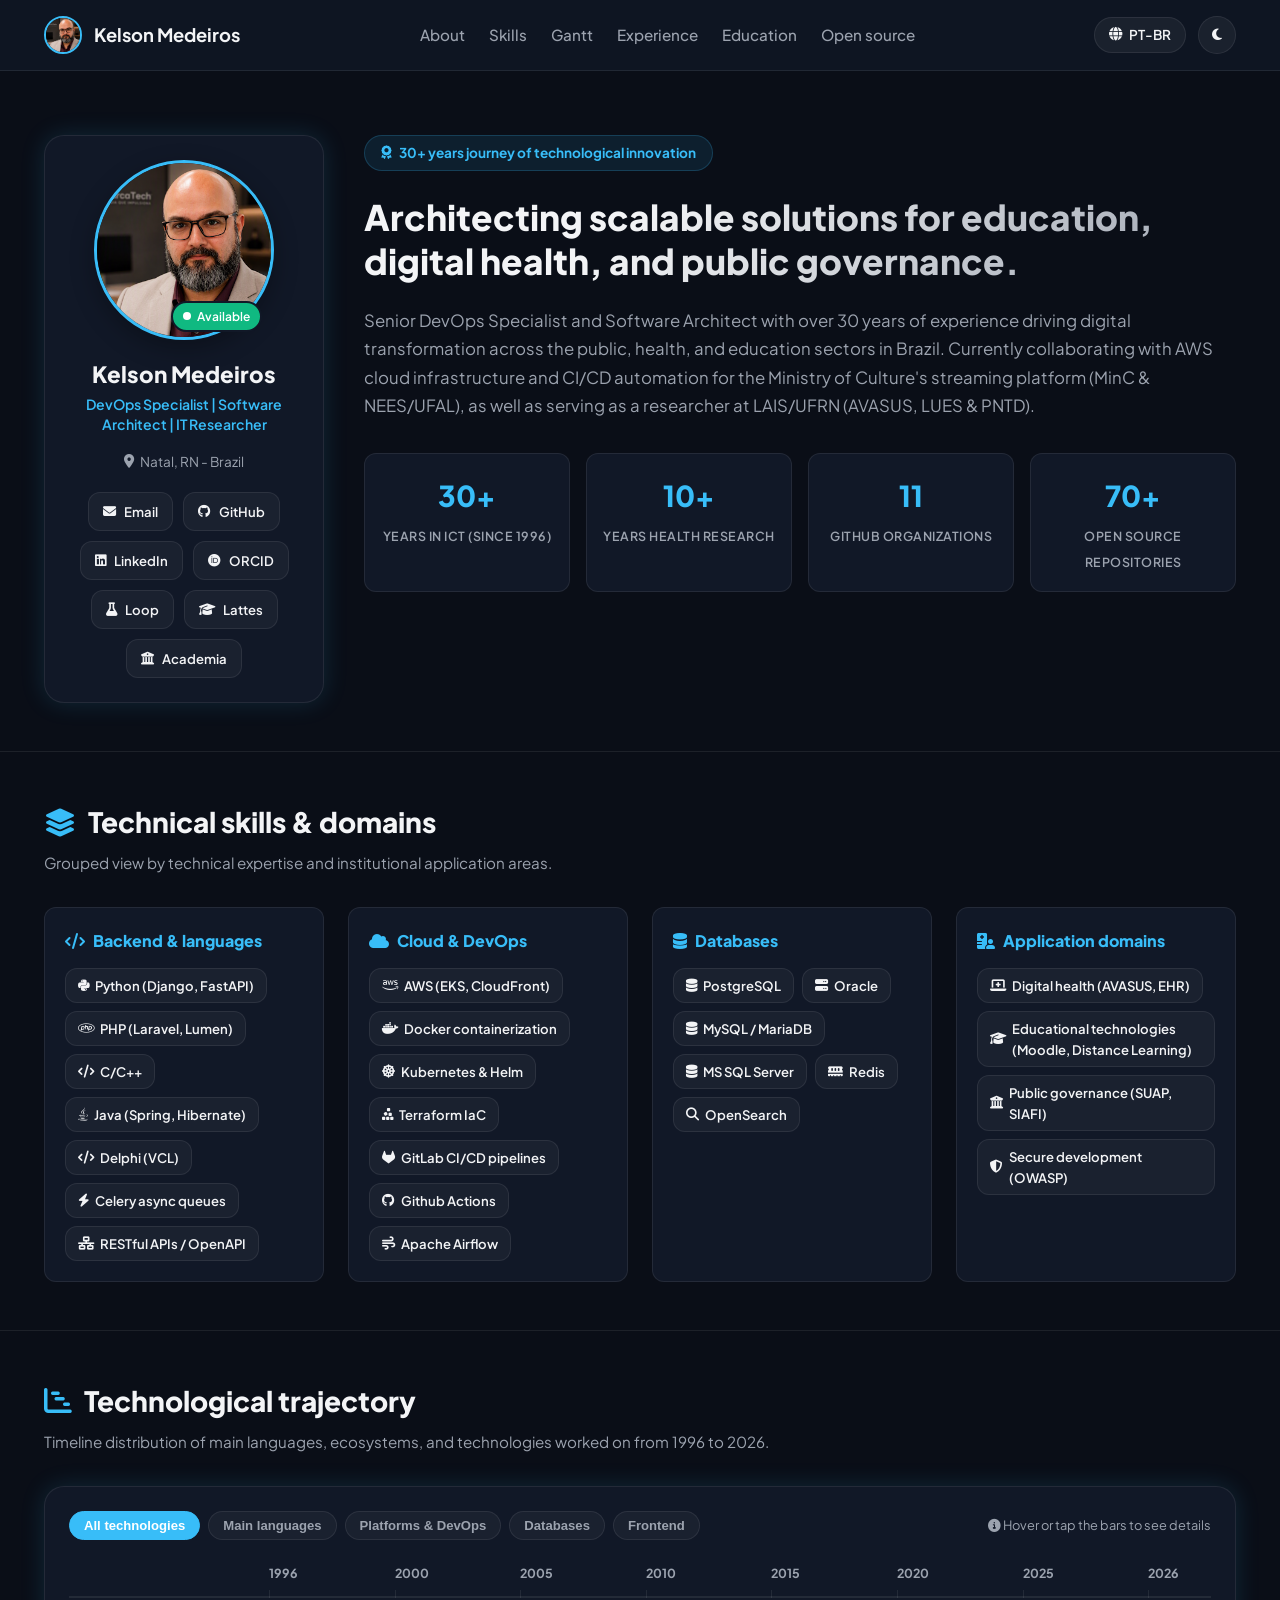
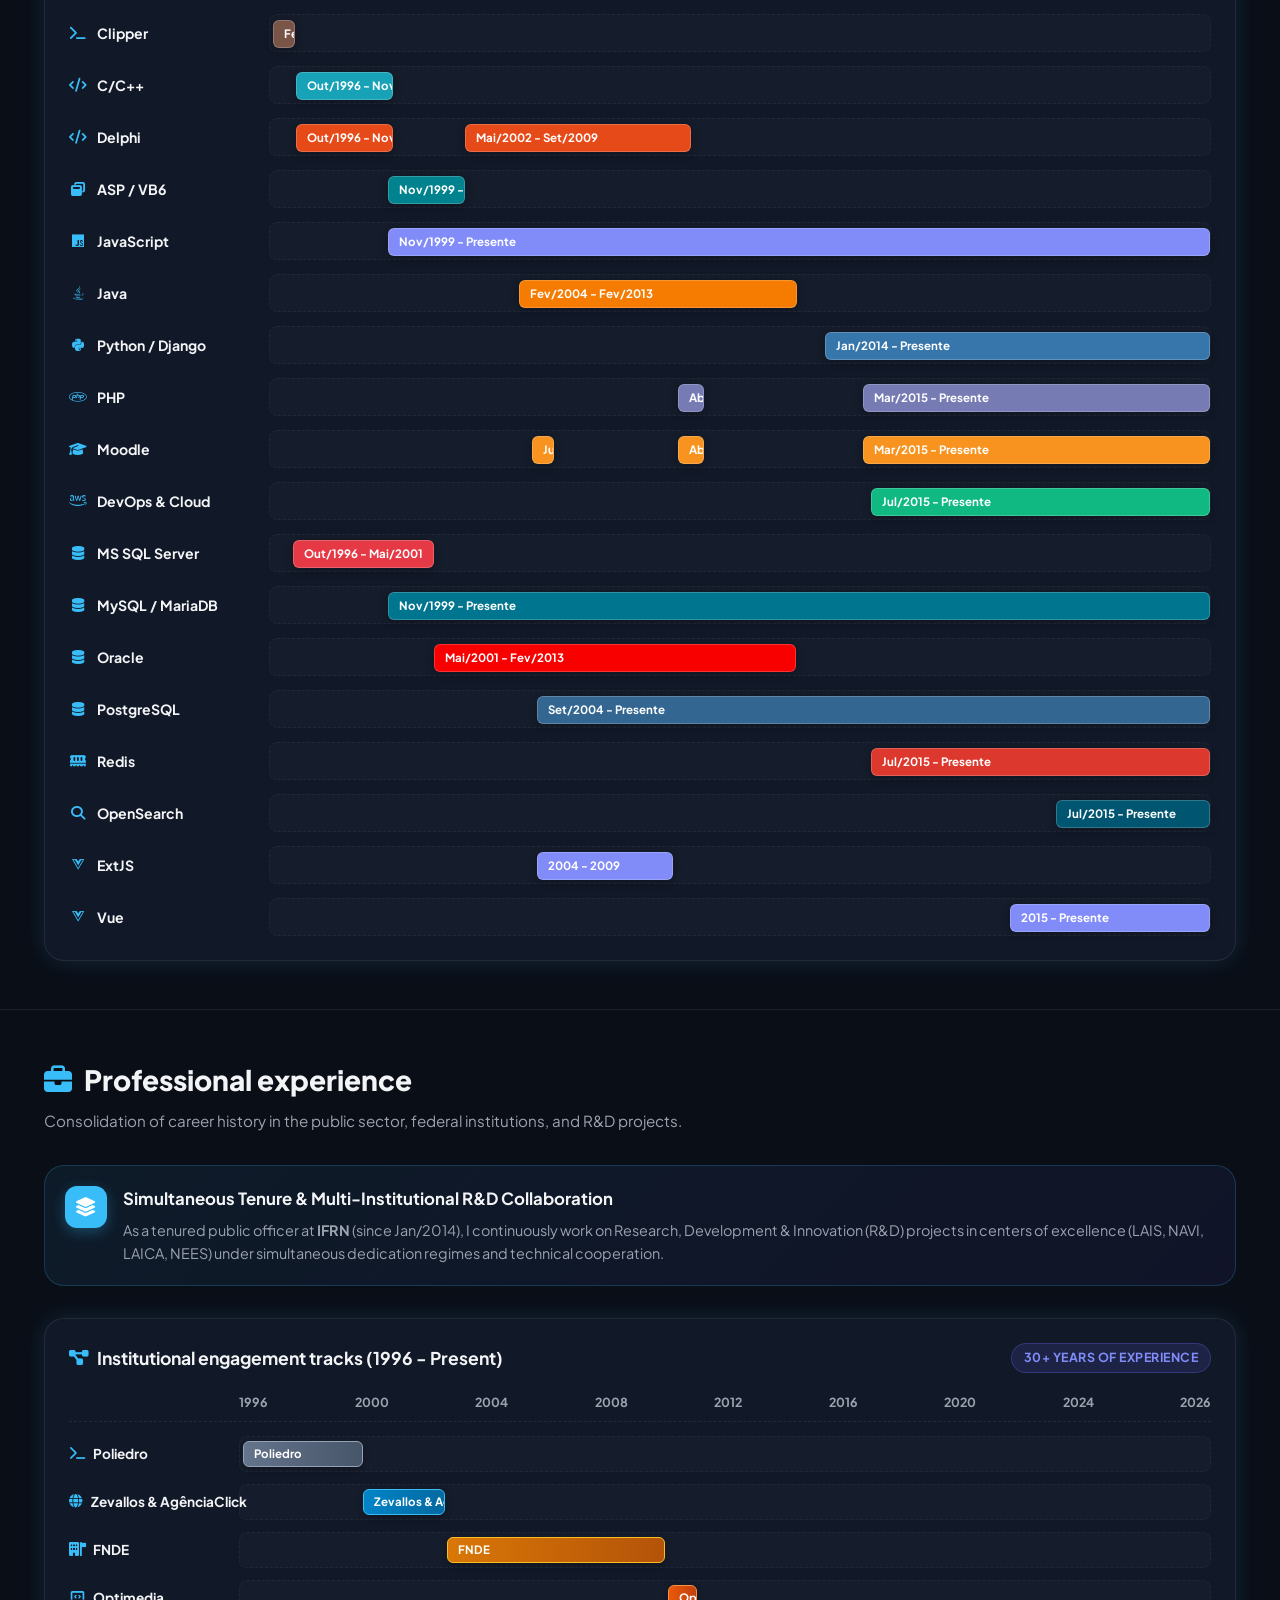
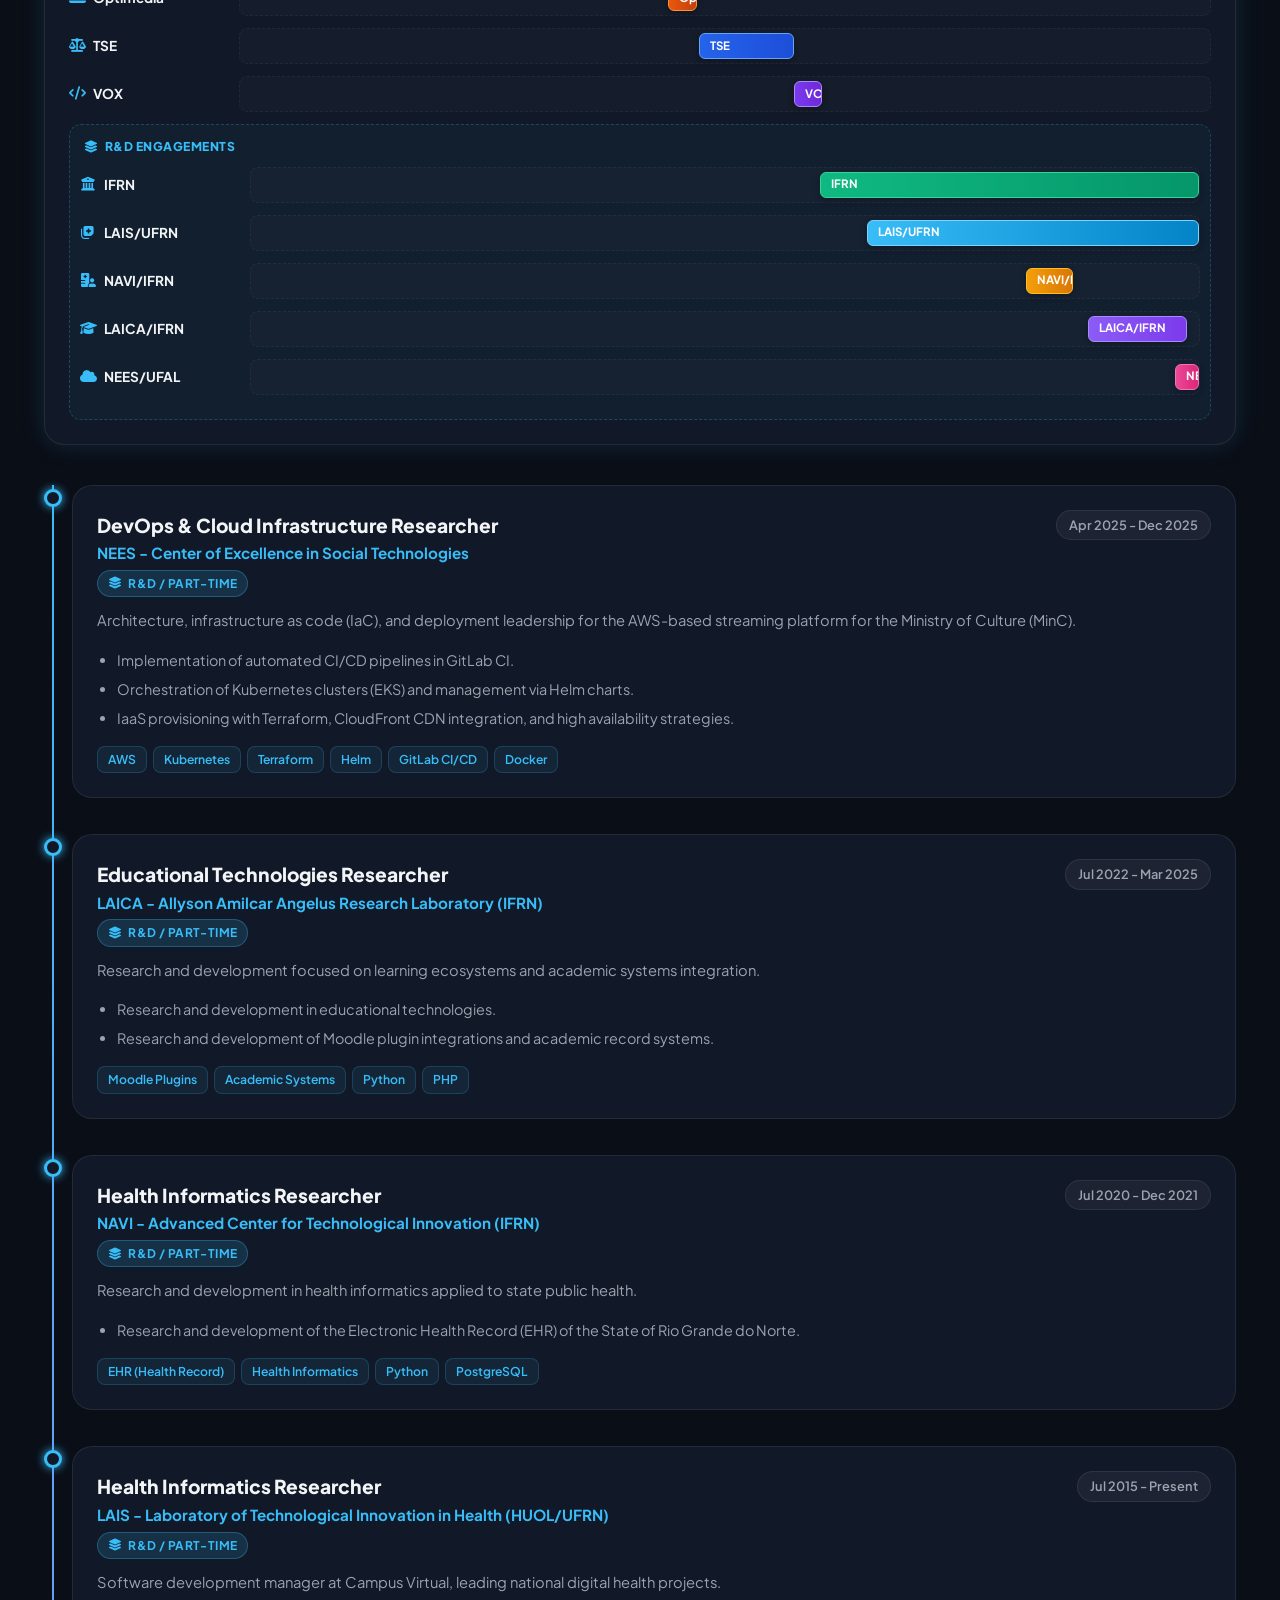
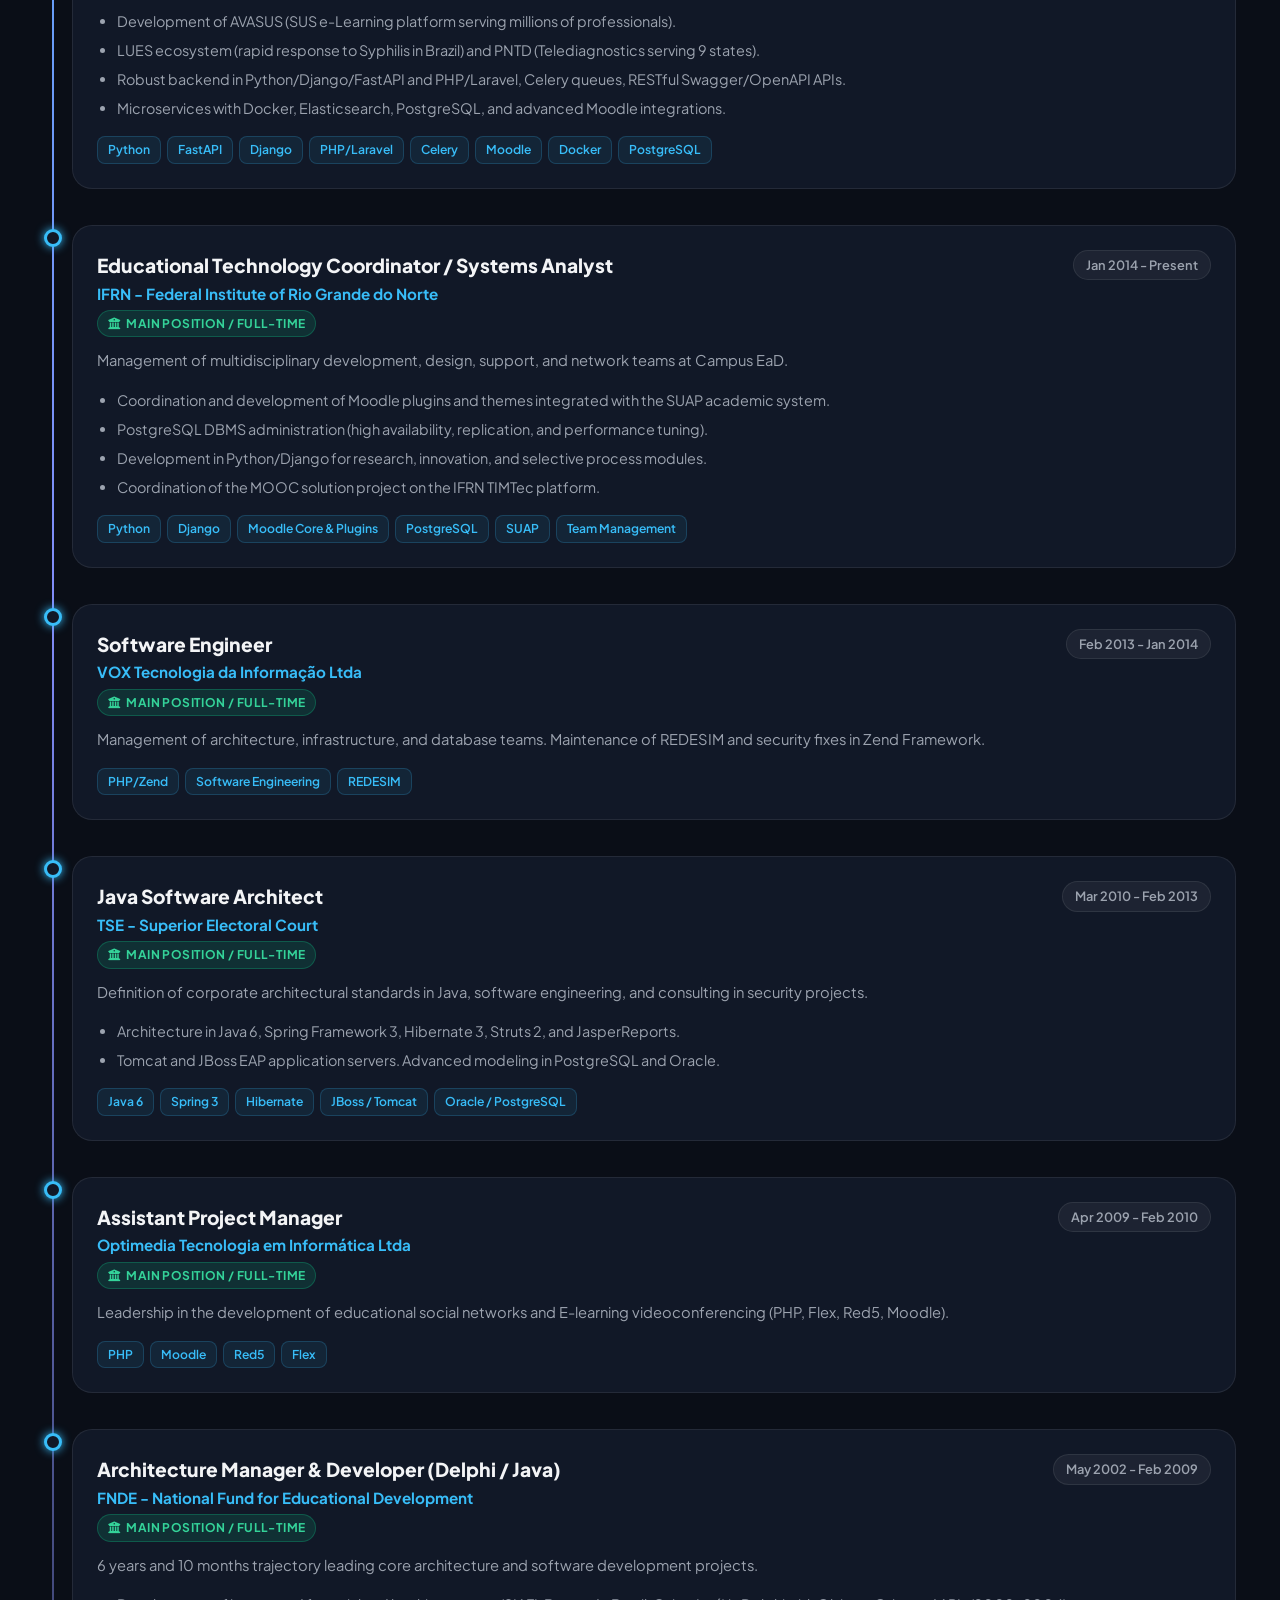
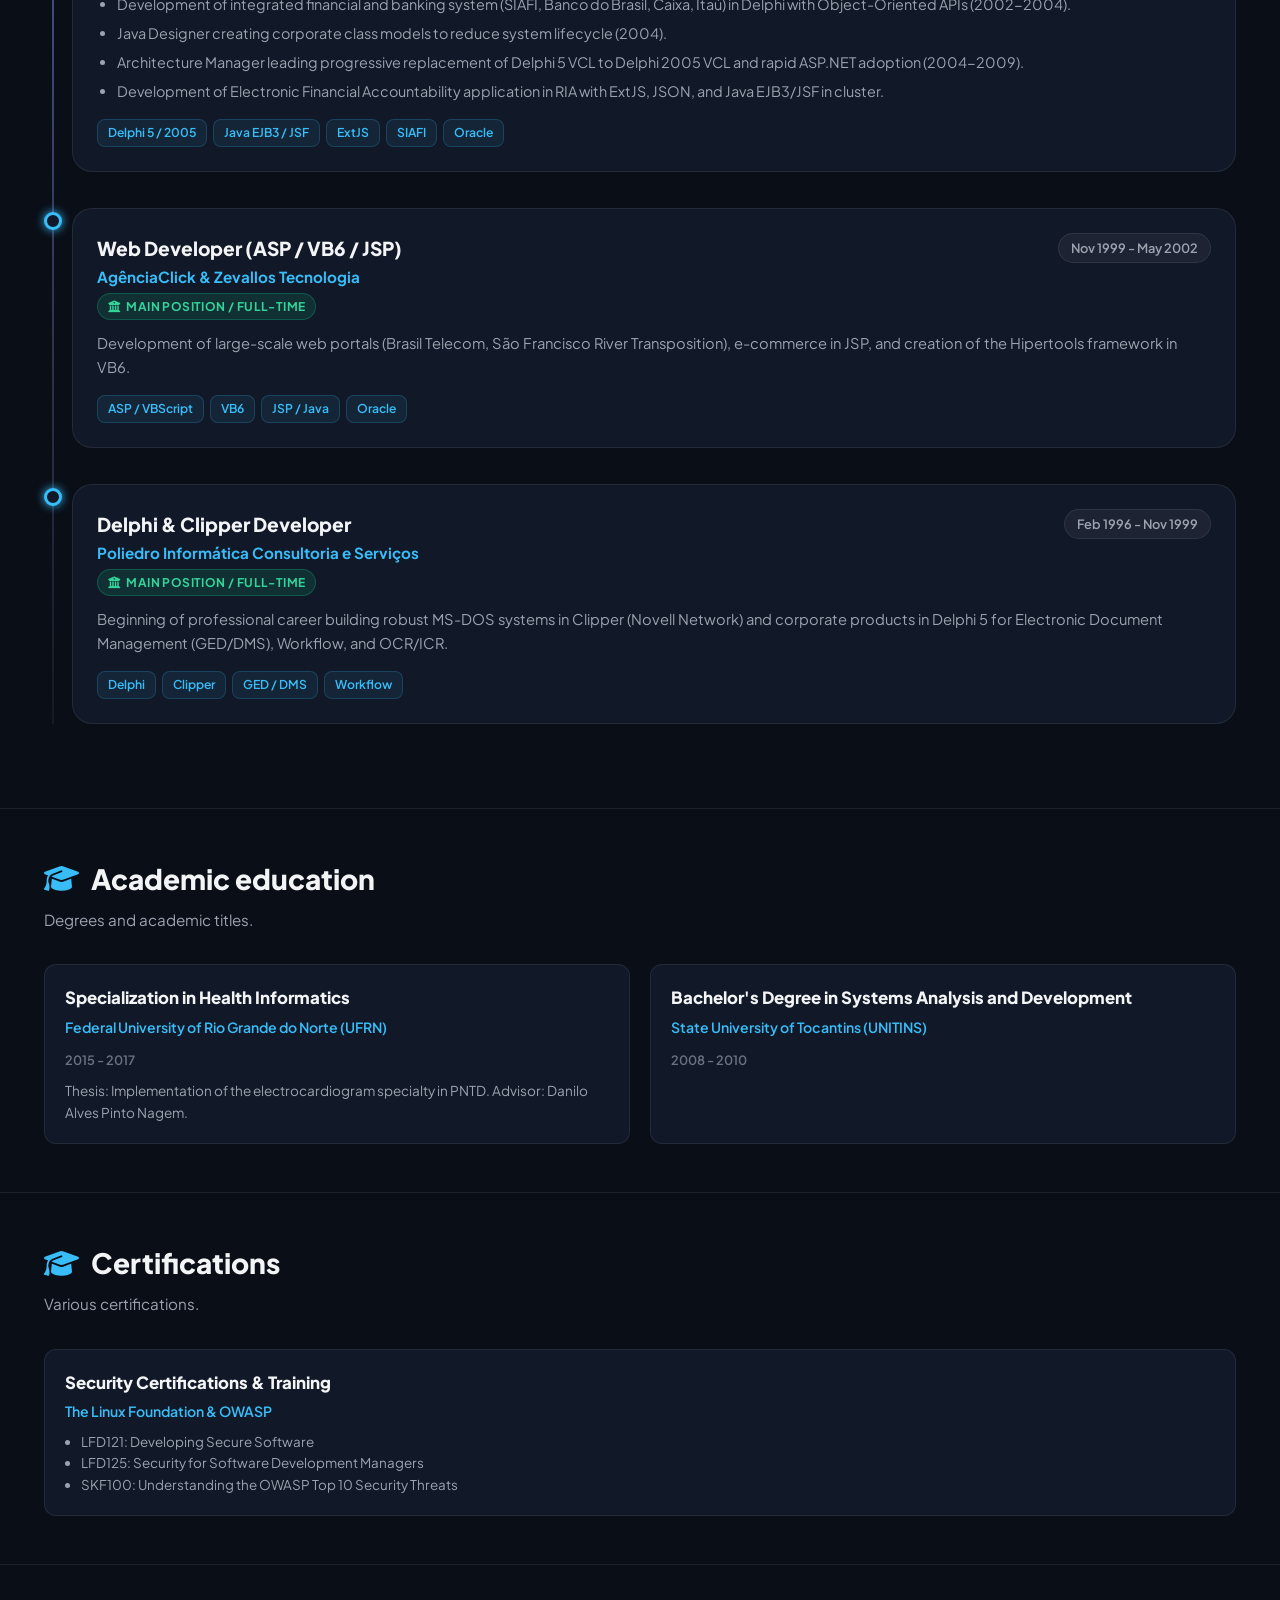
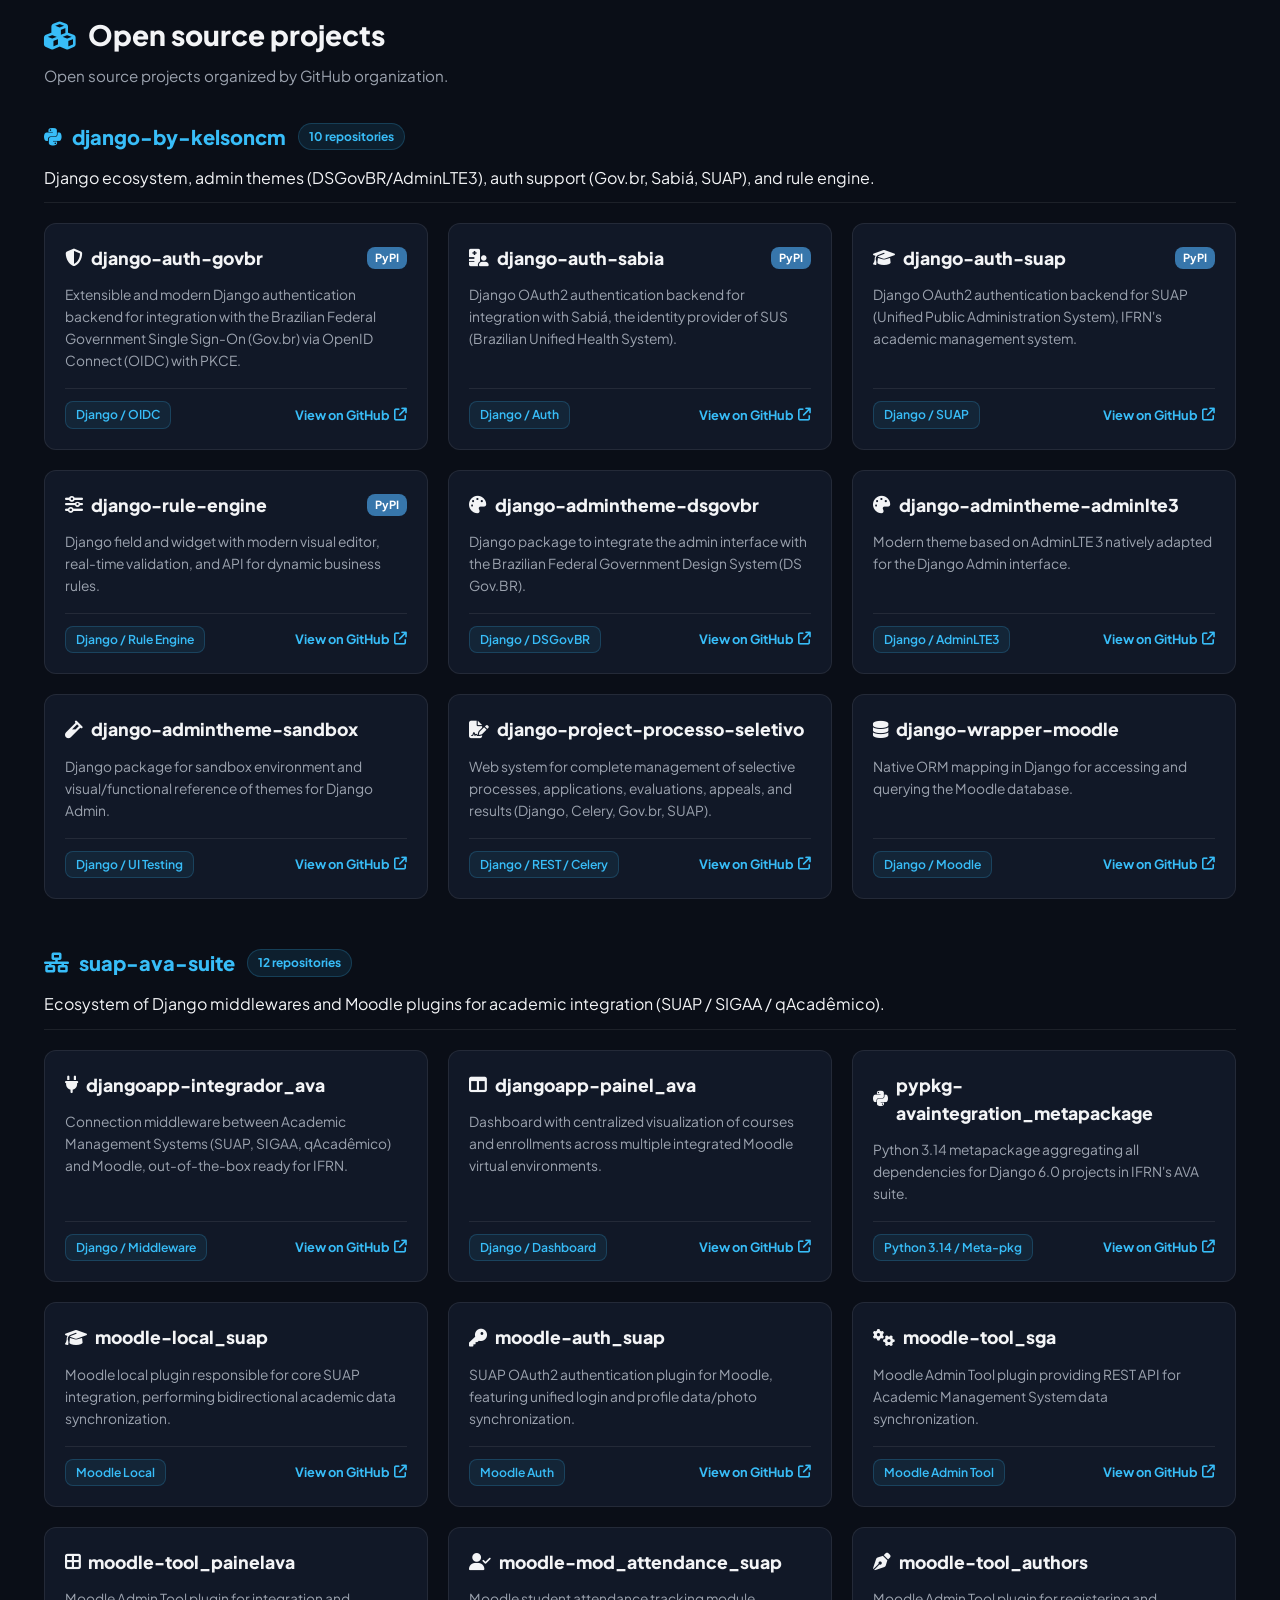
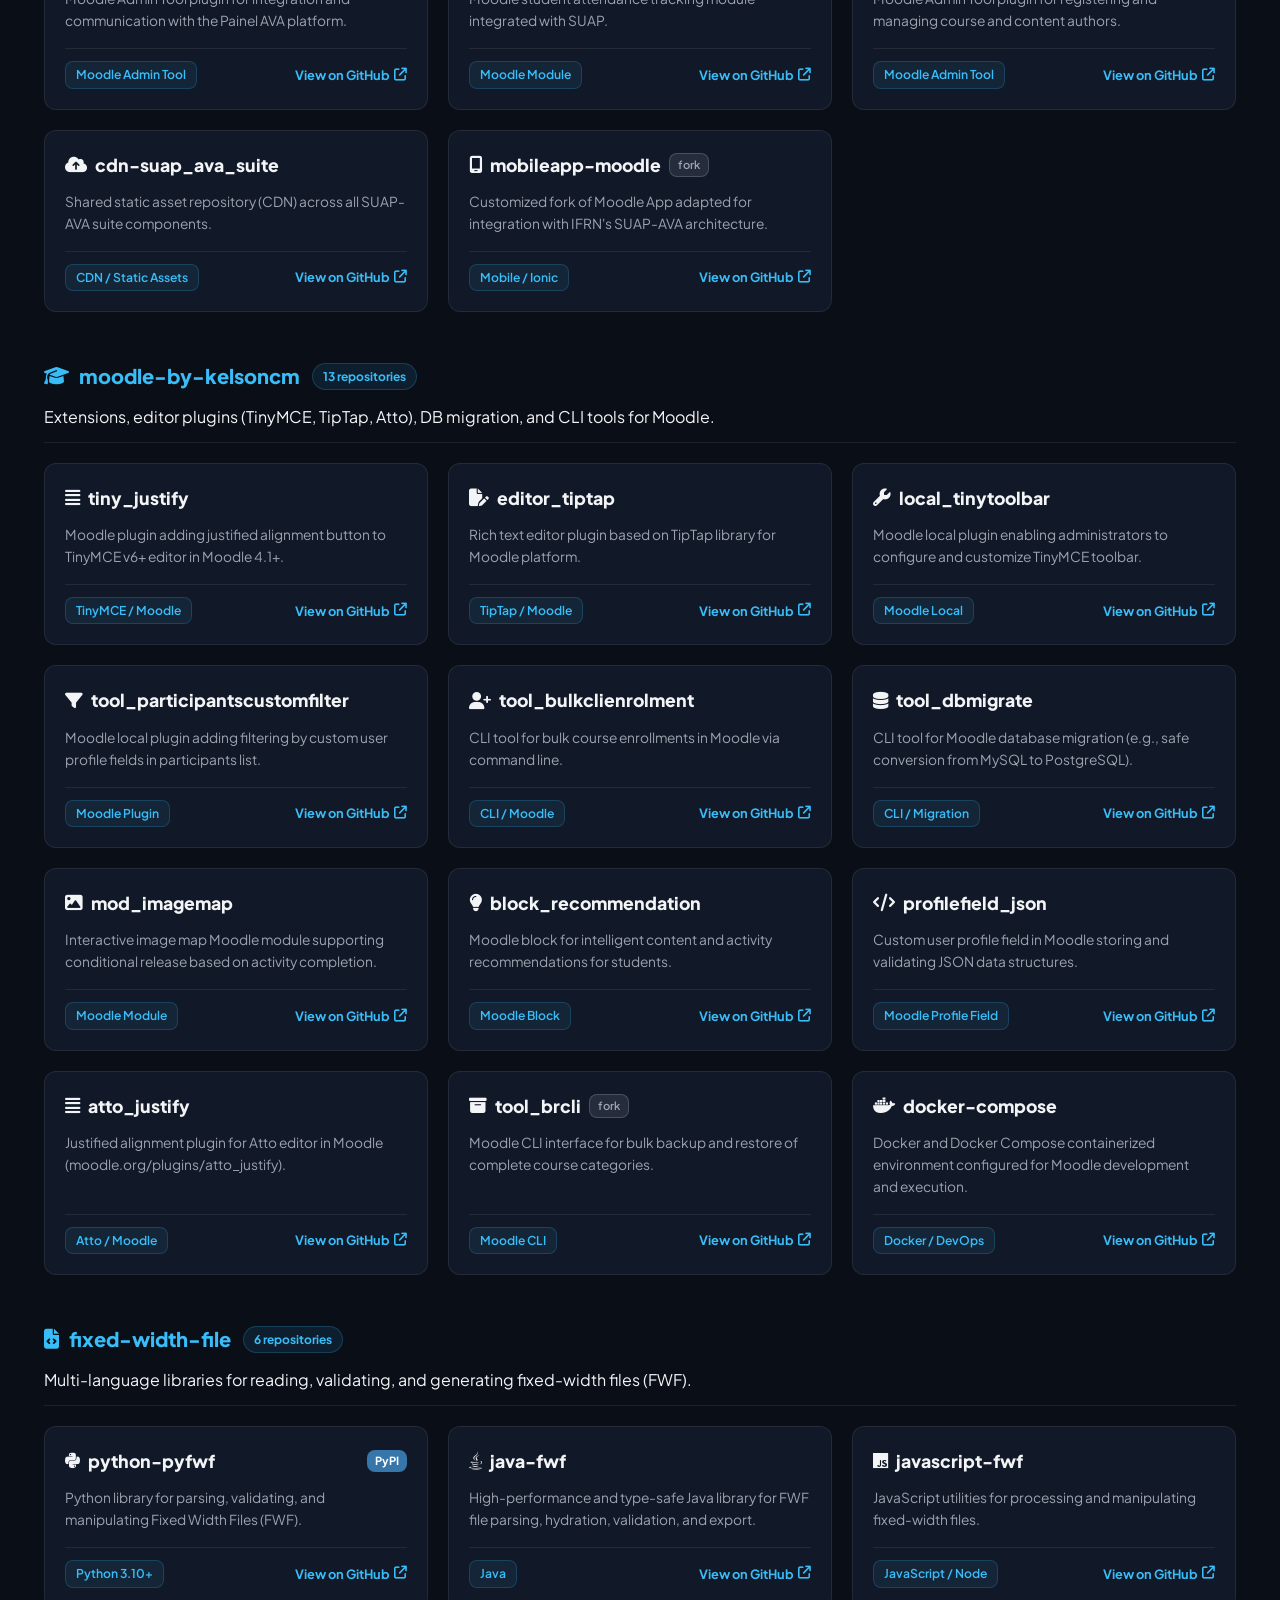
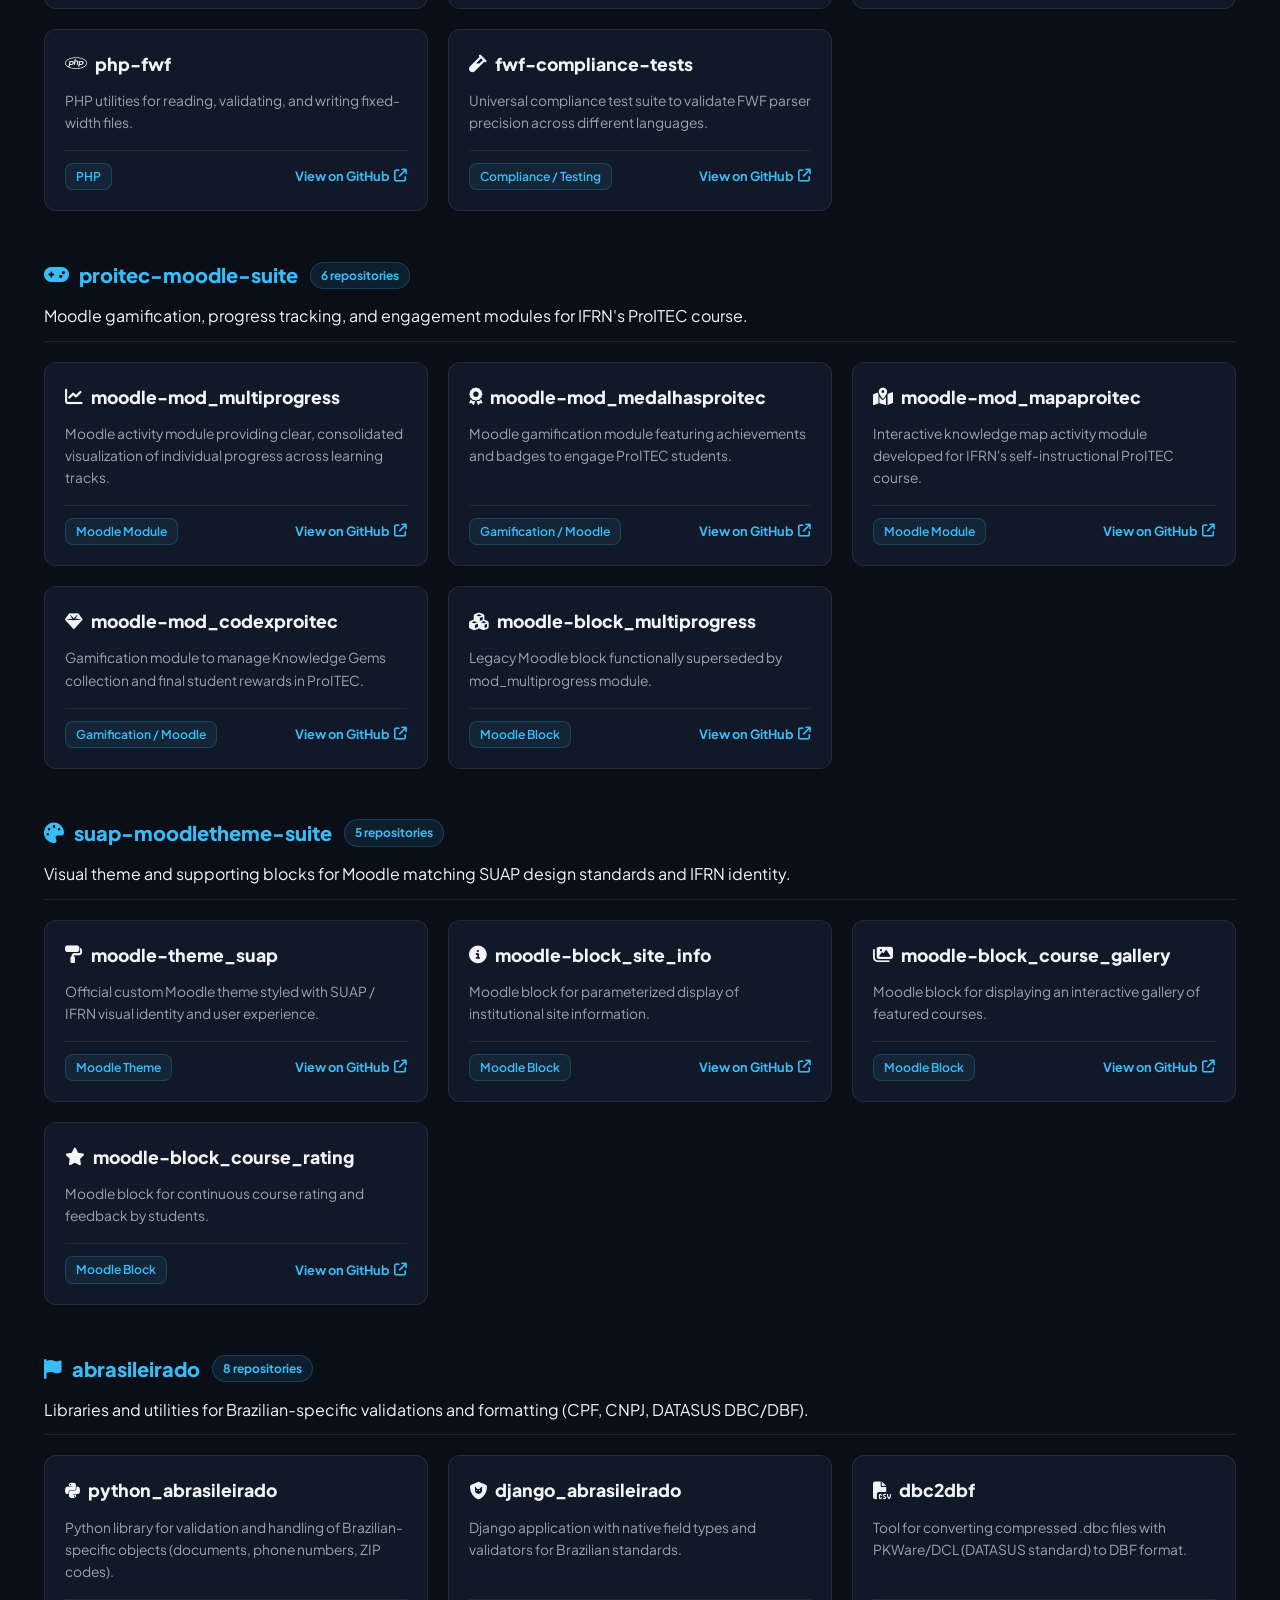
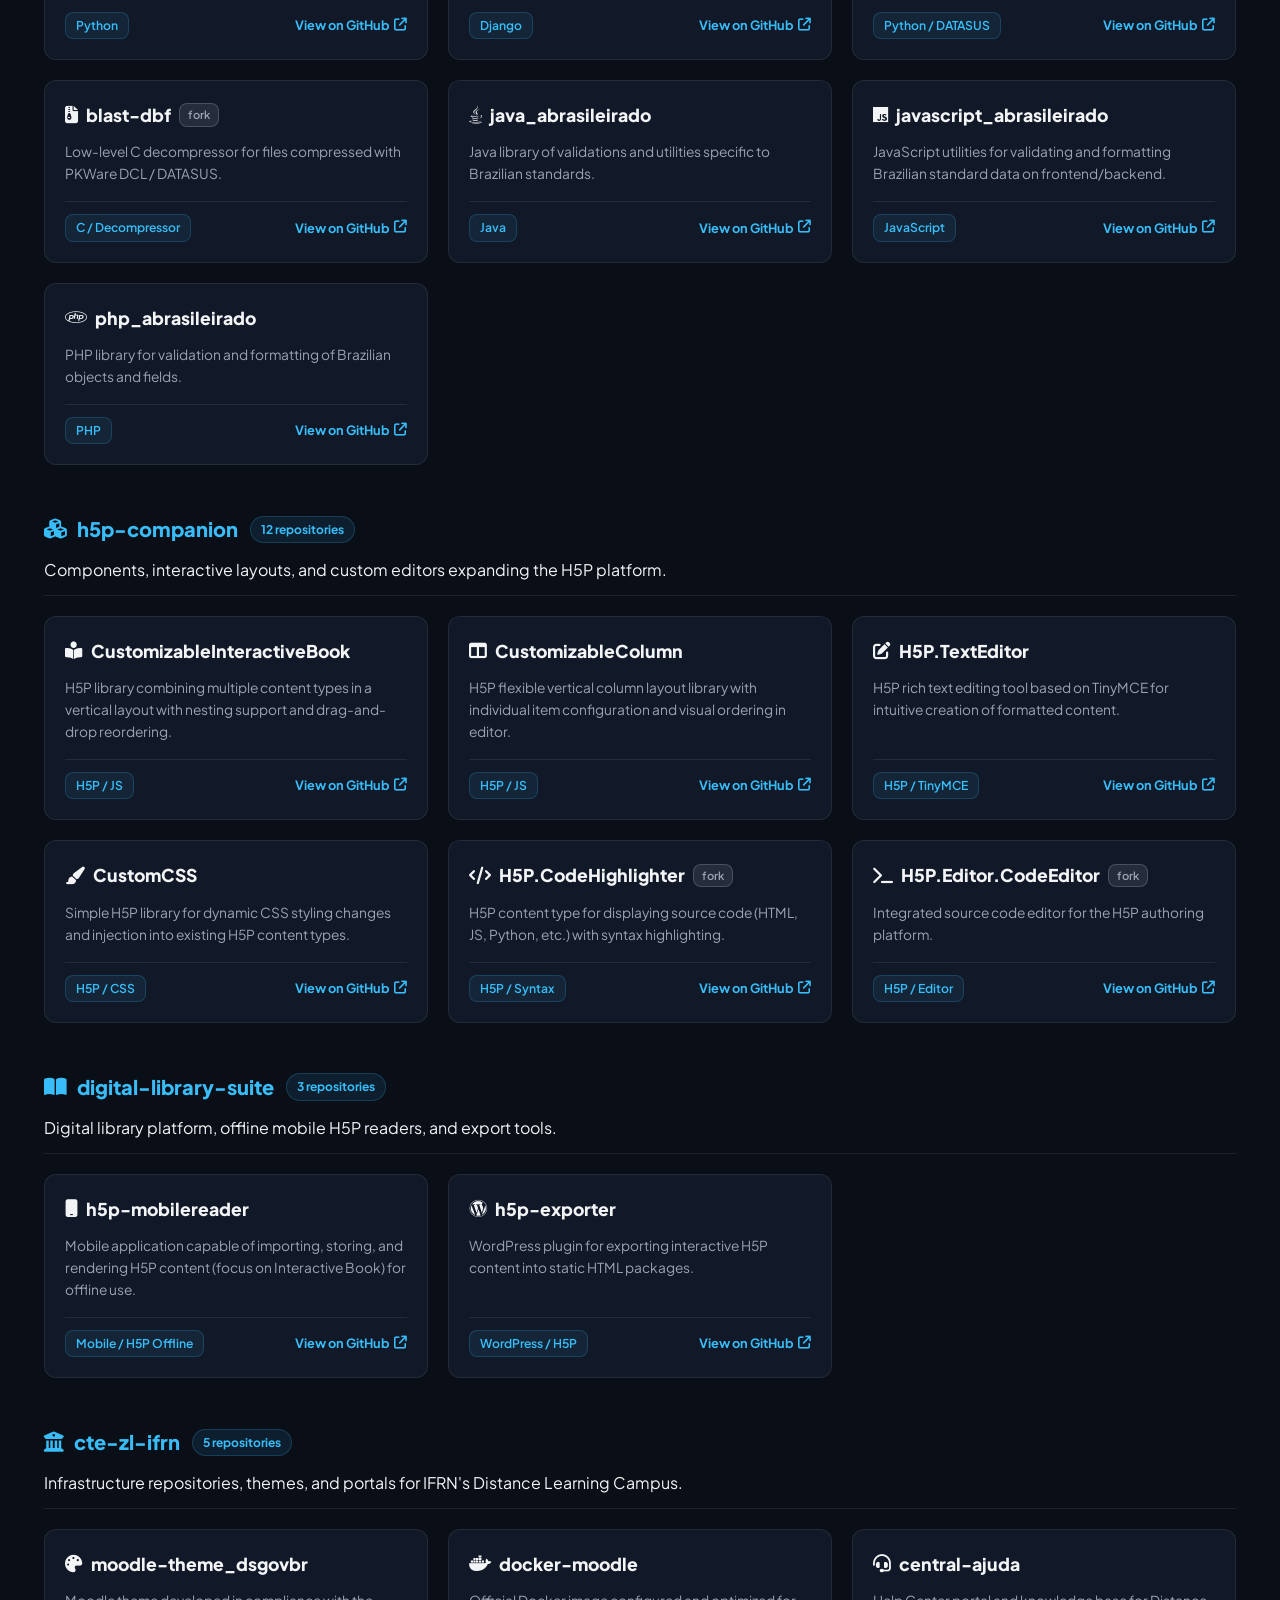
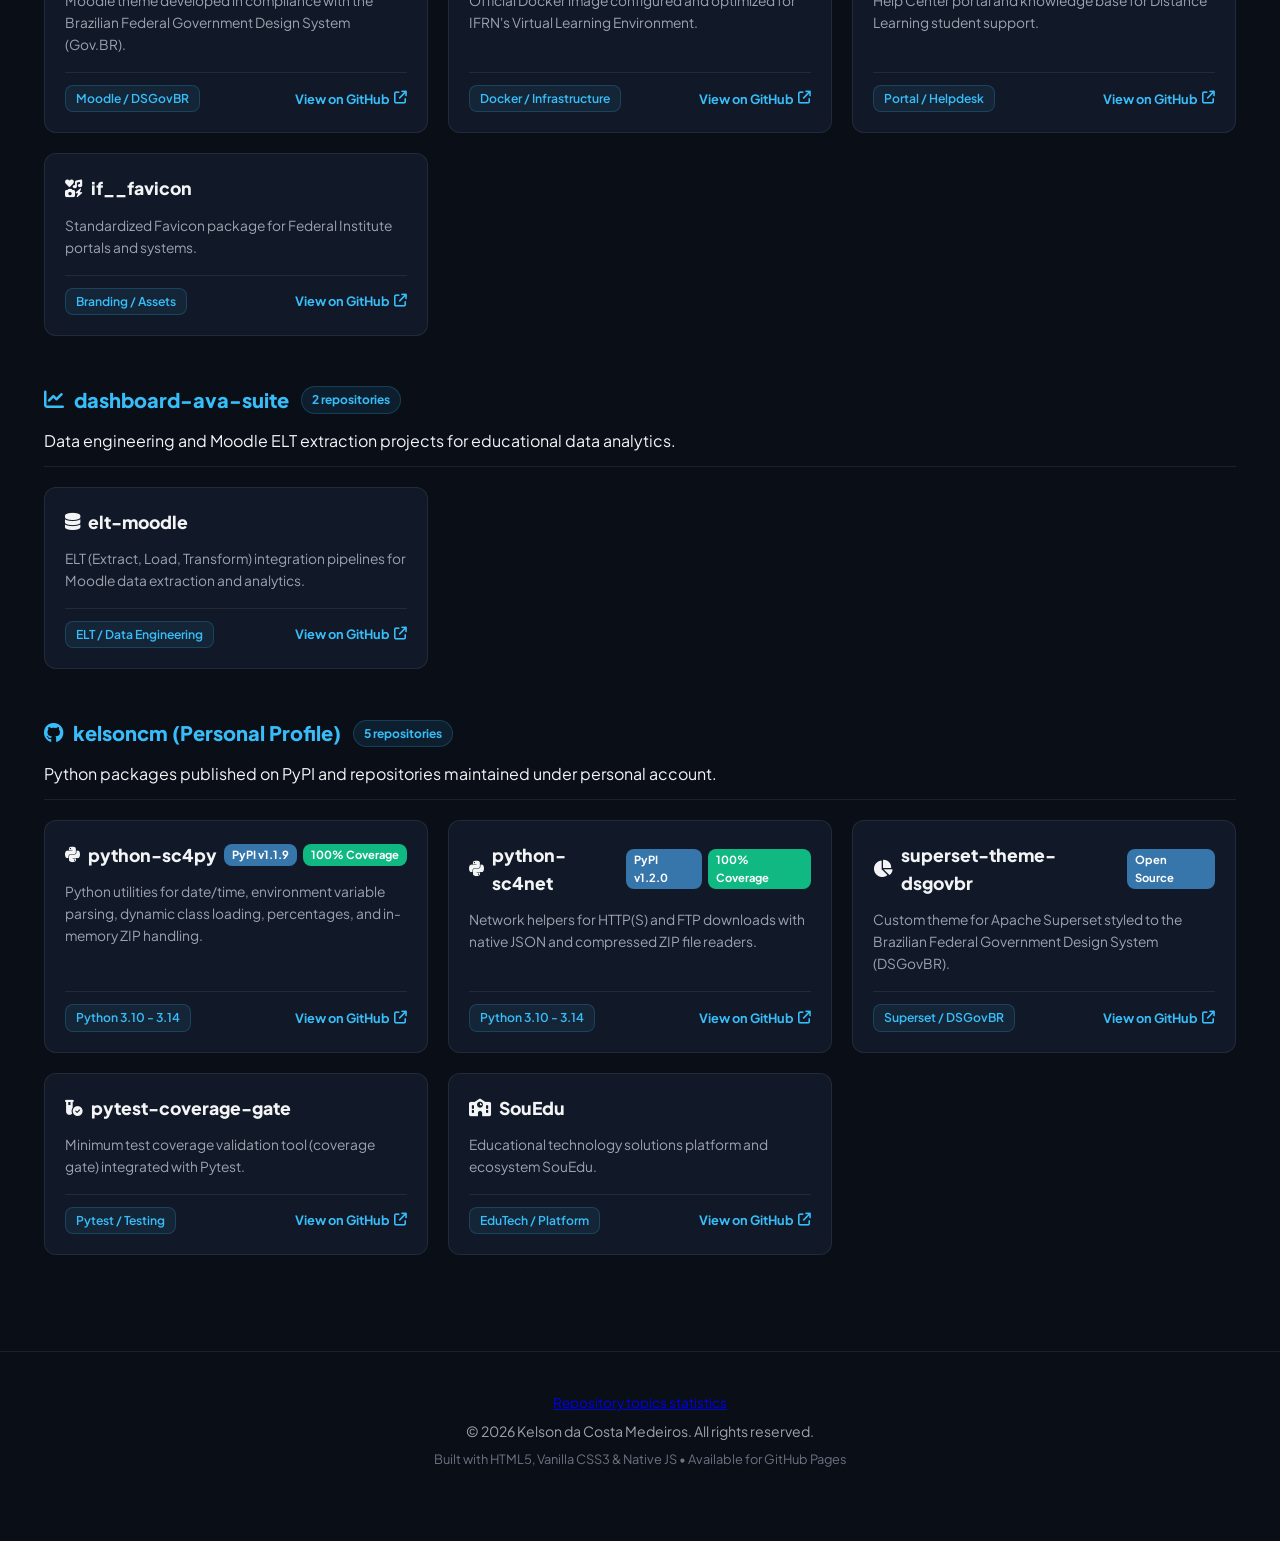
<file: en/index.html>
<!DOCTYPE html>
<html lang="en" class="dark">
<head>
  <meta charset="UTF-8" />
  <meta name="viewport" content="width=device-width, initial-scale=1.0" />
  <title>Kelson da Costa Medeiros | Online Resume & Technological Trajectory</title>
  <meta name="description" content="Online resume of Kelson da Costa Medeiros - IT Specialist, Software Architect, DevOps Specialist, and Researcher in Educational Technology and Digital Health." />
  <meta name="author" content="Kelson da Costa Medeiros" />
  
  <!-- Open Graph -->
  <meta property="og:title" content="Kelson da Costa Medeiros | Online Resume" />
  <meta property="og:description" content="30+ years driving digital transformation in the public, health, and education sectors in Brazil." />
  <meta property="og:type" content="website" />
  <meta property="og:image" content="profile.png" />

  <!-- Fonts & Icons -->
  <link rel="preconnect" href="https://fonts.googleapis.com" />
  <link rel="preconnect" href="https://fonts.gstatic.com" crossorigin />
  <link href="https://fonts.googleapis.com/css2?family=Plus+Jakarta+Sans:ital,wght@0,300;0,400;0,500;0,600;0,700;0,800;1,400&family=Fira+Code:wght@400;500;600&display=swap" rel="stylesheet" />
  <link rel="stylesheet" href="https://cdnjs.cloudflare.com/ajax/libs/font-awesome/6.5.1/css/all.min.css" />
  <link rel="stylesheet" href="../style.css" />
  <script type="module" src="../components/profile-card.js"></script>
</head>
<body>

  <!-- Navigation Bar -->
  <header class="navbar">
    <div class="container nav-content">
      <a href="#" class="brand">
        <img src="https://kelsoncm.github.io/profile.png" alt="Kelson da Costa Medeiros" class="brand-avatar" />
        <span>Kelson Medeiros</span>
      </a>
      <ul class="nav-links">
        <li><a href="#about">About</a></li>
        <li><a href="#skills">Skills</a></li>
        <li><a href="#gantt">Gantt</a></li>
        <li><a href="#experience">Experience</a></li>
        <li><a href="#education">Education</a></li>
        <li><a href="#projects">Open source</a></li>
      </ul>
      <div class="nav-controls">
        <a href="../br/index.html" class="lang-switch-btn" title="Versão em Português">
          <i class="fa-solid fa-globe"></i> PT-BR
        </a>
        <button class="theme-toggle-btn" id="themeToggle" title="Toggle theme">
          <i class="fa-solid fa-moon"></i>
        </button>
      </div>
    </div>
  </header>

  <!-- Hero Section -->
  <section class="hero" id="about">
    <div class="container hero-grid">
      
      <!-- Profile Card Sidebar Web Component -->
      <profile-card
        avatar="https://kelsoncm.github.io/profile.png"
        name="Kelson Medeiros"
        profile-title="DevOps Specialist | Software Architect | IT Researcher"
        location="Natal, RN - Brazil"
        status="Available"
        email="kelsoncm@gmail.com"
        github="https://github.com/kelsoncm"
        linkedin="https://www.linkedin.com/in/kelsoncm/"
        orcid="https://orcid.org/0000-0001-6749-4656"
        loop="https://loop.frontiersin.org/people/1858110/overview"
        lattes="http://lattes.cnpq.br/1734494254835148"
        academia="https://independent.academia.edu/kelsoncm"
      ></profile-card>

      <!-- Main Hero Description & Stats -->
      <div class="hero-info">
        <div class="hero-badge-tag">
          <i class="fa-solid fa-award"></i> 30+ years journey of technological innovation
        </div>
        
        <h2 class="hero-headline">
          Architecting scalable solutions for education, digital health, and public governance.
        </h2>

        <p class="hero-summary">
          Senior DevOps Specialist and Software Architect with over 30 years of experience driving digital 
          transformation across the public, health, and education sectors in Brazil. Currently collaborating with AWS cloud infrastructure 
          and CI/CD automation for the Ministry of Culture's streaming platform (MinC & NEES/UFAL), as well as serving as a 
          researcher at LAIS/UFRN (AVASUS, LUES & PNTD).
        </p>

        <div class="stats-grid">
          <div class="stat-card">
            <span class="stat-number">30+</span>
            <span class="stat-label">Years in ICT (since 1996)</span>
          </div>
          <div class="stat-card">
            <span class="stat-number">10+</span>
            <span class="stat-label">Years health research</span>
          </div>
          <div class="stat-card">
            <span class="stat-number">11</span>
            <span class="stat-label">GitHub organizations</span>
          </div>
          <div class="stat-card">
            <span class="stat-number">70+</span>
            <span class="stat-label">Open source repositories</span>
          </div>
        </div>
      </div>

    </div>
  </section>

  <!-- Skills Breakdown -->
  <section class="section-block" id="skills">
    <div class="container">
      <div class="section-header">
        <h2 class="section-title">
          <i class="fa-solid fa-layer-group"></i> Technical skills & domains
        </h2>
        <p class="section-subtitle">
          Grouped view by technical expertise and institutional application areas.
        </p>
      </div>

      <div class="skills-categories">

        <div class="skill-cat-card">
          <h3 class="skill-cat-title"><i class="fa-solid fa-code"></i> Backend & languages</h3>
          <div class="skill-list">
            <span class="skill-pill"><i class="fa-brands fa-python"></i> Python (Django, FastAPI)</span>
            <span class="skill-pill"><i class="fa-brands fa-php"></i> PHP (Laravel, Lumen)</span>
            <span class="skill-pill"><i class="fa-solid fa-code"></i> C/C++</span>
            <span class="skill-pill"><i class="fa-brands fa-java"></i> Java (Spring, Hibernate)</span>
            <span class="skill-pill"><i class="fa-solid fa-code"></i> Delphi (VCL)</span>
            <span class="skill-pill"><i class="fa-solid fa-bolt"></i> Celery async queues</span>
            <span class="skill-pill"><i class="fa-solid fa-network-wired"></i> RESTful APIs / OpenAPI</span>
          </div>
        </div>

        <div class="skill-cat-card">
          <h3 class="skill-cat-title"><i class="fa-solid fa-cloud"></i> Cloud & DevOps</h3>
          <div class="skill-list">
            <span class="skill-pill"><i class="fa-brands fa-aws"></i> AWS (EKS, CloudFront)</span>
            <span class="skill-pill"><i class="fa-brands fa-docker"></i> Docker containerization</span>
            <span class="skill-pill"><i class="fa-solid fa-dharmachakra"></i> Kubernetes & Helm</span>
            <span class="skill-pill"><i class="fa-solid fa-cubes-stacked"></i> Terraform IaC</span>
            <span class="skill-pill"><i class="fa-brands fa-gitlab"></i> GitLab CI/CD pipelines</span>
            <span class="skill-pill"><i class="fa-brands fa-github"></i> Github Actions</span>
            <span class="skill-pill"><i class="fa-solid fa-wind"></i> Apache Airflow</span>
          </div>
        </div>

        <div class="skill-cat-card">
          <h3 class="skill-cat-title"><i class="fa-solid fa-database"></i> Databases</h3>
          <div class="skill-list">
            <span class="skill-pill"><i class="fa-solid fa-database"></i> PostgreSQL</span>
            <span class="skill-pill"><i class="fa-solid fa-server"></i> Oracle</span>
            <span class="skill-pill"><i class="fa-solid fa-database"></i> MySQL / MariaDB</span>
            <span class="skill-pill"><i class="fa-solid fa-database"></i> MS SQL Server</span>
            <span class="skill-pill"><i class="fa-solid fa-memory"></i> Redis</span>
            <span class="skill-pill"><i class="fa-solid fa-magnifying-glass"></i> OpenSearch</span>
          </div>
        </div>

        <div class="skill-cat-card">
          <h3 class="skill-cat-title"><i class="fa-solid fa-hospital-user"></i> Application domains</h3>
          <div class="skill-list">
            <span class="skill-pill"><i class="fa-solid fa-laptop-medical"></i> Digital health (AVASUS, EHR)</span>
            <span class="skill-pill"><i class="fa-solid fa-graduation-cap"></i> Educational technologies (Moodle, Distance Learning)</span>
            <span class="skill-pill"><i class="fa-solid fa-building-columns"></i> Public governance (SUAP, SIAFI)</span>
            <span class="skill-pill"><i class="fa-solid fa-shield-halved"></i> Secure development (OWASP)</span>
          </div>
        </div>

      </div>
    </div>
  </section>

  <!-- Interactive Gantt Chart Section -->
  <section class="section-block" id="gantt">
    <div class="container">
      <div class="section-header">
        <h2 class="section-title">
          <i class="fa-solid fa-chart-gantt"></i> Technological trajectory
        </h2>
        <p class="section-subtitle">
          Timeline distribution of main languages, ecosystems, and technologies worked on from 1996 to 2026.
        </p>
      </div>

      <div class="gantt-wrapper">
        <div class="gantt-toolbar">
          <div class="gantt-filter-btns" id="ganttFilterGroup">
            <button class="filter-btn active" data-filter="all">All technologies</button>
            <button class="filter-btn" data-filter="languages">Main languages</button>
            <button class="filter-btn" data-filter="platforms">Platforms & DevOps</button>
            <button class="filter-btn" data-filter="databases">Databases</button>
            <button class="filter-btn" data-filter="frontend">Frontend</button>
          </div>
          <span style="font-size: 0.8rem; color: var(--text-muted);">
            <i class="fa-solid fa-circle-info"></i> Hover or tap the bars to see details
          </span>
        </div>

        <div class="gantt-container">
          <!-- Years Axis Header -->
          <div class="gantt-timeline-header" id="ganttYearsHeader"></div>

          <!-- Gantt Rows Container -->
          <div class="gantt-body" id="ganttBody"></div>
        </div>
      </div>
    </div>
  </section>

  <!-- Experience Timeline -->
  <section class="section-block" id="experience">
    <div class="container">
      <div class="section-header">
        <h2 class="section-title">
          <i class="fa-solid fa-briefcase"></i> Professional experience
        </h2>
        <p class="section-subtitle">
          Consolidation of career history in the public sector, federal institutions, and R&D projects.
        </p>
      </div>

      <!-- Concurrent Engagement Banner -->
      <div class="concurrent-info-banner">
        <div class="banner-icon"><i class="fa-solid fa-layer-group"></i></div>
        <div class="banner-text">
          <strong>Simultaneous Tenure & Multi-Institutional R&D Collaboration</strong>
          <p>As a tenured public officer at <b>IFRN</b> (since Jan/2014), I continuously work on Research, Development & Innovation (R&D) projects in centers of excellence (LAIS, NAVI, LAICA, NEES) under simultaneous dedication regimes and technical cooperation.</p>
        </div>
      </div>

      <!-- Institutional Engagement Matrix (1996 - 2026) -->
      <div class="concurrent-matrix-wrapper">
        <div class="matrix-header-title">
          <span><i class="fa-solid fa-diagram-project"></i> Institutional engagement tracks (1996 - Present)</span>
          <span class="matrix-badge">30+ years of experience</span>
        </div>
        <div class="matrix-container">
          <div class="matrix-years">
            <span>1996</span>
            <span>2000</span>
            <span>2004</span>
            <span>2008</span>
            <span>2012</span>
            <span>2016</span>
            <span>2020</span>
            <span>2024</span>
            <span>2026</span>
          </div>

          <!-- Poliedro (1996 - 1999) -->
          <div class="matrix-row">
            <div class="matrix-label"><i class="fa-solid fa-terminal"></i> Poliedro</div>
            <div class="matrix-track">
              <div class="matrix-bar bar-poliedro" style="left: 0.3%; width: 12.4%;" title="Poliedro: Feb/1996 - Nov/1999 (Clipper, Delphi & C++ Dev)">
                Poliedro
              </div>
            </div>
          </div>

          <!-- AgênciaClick / Zevallos (1999 - 2002) -->
          <div class="matrix-row">
            <div class="matrix-label"><i class="fa-solid fa-globe"></i> Zevallos & AgênciaClick</div>
            <div class="matrix-track">
              <div class="matrix-bar bar-agenciaclick" style="left: 12.7%; width: 8.4%;" title="Zevallos & AgênciaClick: Nov/1999 - May/2002 (Web Dev ASP, VB6 & Java)">
                Zevallos & AgênciaClick
              </div>
            </div>
          </div>

          <!-- FNDE (2002 - 2009) -->
          <div class="matrix-row">
            <div class="matrix-label"><i class="fa-solid fa-building-flag"></i> FNDE</div>
            <div class="matrix-track">
              <div class="matrix-bar bar-fnde" style="left: 21.3%; width: 22.5%;" title="FNDE: May/2002 - Feb/2009 (Architecture Manager, Delphi, Java Dev)">
                FNDE
              </div>
            </div>
          </div>

          <!-- Optimedia (2009 - 2010) -->
          <div class="matrix-row">
            <div class="matrix-label"><i class="fa-solid fa-laptop-code"></i> Optimedia</div>
            <div class="matrix-track">
              <div class="matrix-bar bar-optimedia" style="left: 44.1%; width: 3.0%;" title="Optimedia: Apr/2009 - Feb/2010 (PHP Project Manager)">
                Optimedia
              </div>
            </div>
          </div>

          <!-- TSE (2010 - 2013) -->
          <div class="matrix-row">
            <div class="matrix-label"><i class="fa-solid fa-scale-balanced"></i> TSE</div>
            <div class="matrix-track">
              <div class="matrix-bar bar-tse" style="left: 47.3%; width: 9.8%;" title="TSE: Mar/2010 - Feb/2013 (Java Architect)">
                TSE
              </div>
            </div>
          </div>

          <!-- VOX TI (2013 - 2014) -->
          <div class="matrix-row">
            <div class="matrix-label"><i class="fa-solid fa-code"></i> VOX</div>
            <div class="matrix-track">
              <div class="matrix-bar bar-voxti" style="left: 57.1%; width: 2.9%;" title="VOX: Feb/2013 - Jan/2014 (PHP Project Manager)">
                VOX
              </div>
            </div>
          </div>

          <!-- Highlight: R&D Engagements -->
          <div class="matrix-concurrent-group">
            <div class="group-label-badge">
              <i class="fa-solid fa-layer-group"></i> R&D Engagements
            </div>

            <!-- IFRN -->
            <div class="matrix-row">
              <div class="matrix-label"><i class="fa-solid fa-building-columns"></i> IFRN</div>
              <div class="matrix-track">
                <div class="matrix-bar bar-ifrn" style="left: 60.0%; width: 40.0%;" title="IFRN: Jan/2014 - Present (Developer, Coordinator & Researcher)">
                  IFRN
                </div>
              </div>
            </div>

            <!-- LAIS -->
            <div class="matrix-row">
              <div class="matrix-label"><i class="fa-solid fa-notes-medical"></i> LAIS/UFRN</div>
              <div class="matrix-track">
                <div class="matrix-bar bar-lais" style="left: 65.0%; width: 35.0%;" title="LAIS/UFRN: Jul/2015 - Present (Researcher/Developer Digital Health & Educational Technologies)">
                  LAIS/UFRN
                </div>
              </div>
            </div>

            <!-- NAVI -->
            <div class="matrix-row">
              <div class="matrix-label"><i class="fa-solid fa-hospital-user"></i> NAVI/IFRN</div>
              <div class="matrix-track">
                <div class="matrix-bar bar-navi" style="left: 81.7%; width: 5.0%;" title="NAVI/IFRN: Jul/2020 - Dec/2021 (Researcher/Developer Digital Health)">
                  NAVI/IFRN
                </div>
              </div>
            </div>

            <!-- LAICA -->
            <div class="matrix-row">
              <div class="matrix-label"><i class="fa-solid fa-graduation-cap"></i> LAICA/IFRN</div>
              <div class="matrix-track">
                <div class="matrix-bar bar-laica" style="left: 88.3%; width: 10.4%;" title="LAICA/IFRN: Jul/2022 - Jun/2026 (Researcher/Developer in Educational Technologies)">
                  LAICA/IFRN
                </div>
              </div>
            </div>

            <!-- NEES -->
            <div class="matrix-row">
              <div class="matrix-label"><i class="fa-solid fa-cloud"></i> NEES/UFAL</div>
              <div class="matrix-track">
                <div class="matrix-bar bar-nees" style="left: 97.5%; width: 2.5%;" title="NEES/UFAL: Apr/2025 - Dec/2025 (Researcher/DevOps in Cloud)">
                  NEES/UFAL
                </div>
              </div>
            </div>

          </div>

        </div>
      </div>

      <div class="timeline">

        <!-- NEES -->
        <div class="timeline-item">
          <div class="timeline-dot"></div>
          <div class="timeline-card">
            <div class="timeline-header">
              <div>
                <h3 class="role-title">DevOps & Cloud Infrastructure Researcher</h3>
                <span class="company-name">NEES - Center of Excellence in Social Technologies</span>
                <div>
                  <span class="role-badge concurrent-badge"><i class="fa-solid fa-layer-group"></i> R&D / Part-time</span>
                </div>
              </div>
              <span class="date-badge">Apr 2025 - Dec 2025</span>
            </div>
            <p class="timeline-desc">
              Architecture, infrastructure as code (IaC), and deployment leadership for the AWS-based streaming platform for the Ministry of Culture (MinC).
            </p>
            <ul class="timeline-bullets">
              <li>Implementation of automated CI/CD pipelines in GitLab CI.</li>
              <li>Orchestration of Kubernetes clusters (EKS) and management via Helm charts.</li>
              <li>IaaS provisioning with Terraform, CloudFront CDN integration, and high availability strategies.</li>
            </ul>
            <div class="tech-tags">
              <span class="tech-tag">AWS</span>
              <span class="tech-tag">Kubernetes</span>
              <span class="tech-tag">Terraform</span>
              <span class="tech-tag">Helm</span>
              <span class="tech-tag">GitLab CI/CD</span>
              <span class="tech-tag">Docker</span>
            </div>
          </div>
        </div>

        <!-- LAICA -->
        <div class="timeline-item">
          <div class="timeline-dot"></div>
          <div class="timeline-card">
            <div class="timeline-header">
              <div>
                <h3 class="role-title">Educational Technologies Researcher</h3>
                <span class="company-name">LAICA - Allyson Amilcar Angelus Research Laboratory (IFRN)</span>
                <div>
                  <span class="role-badge concurrent-badge"><i class="fa-solid fa-layer-group"></i> R&D / Part-time</span>
                </div>
              </div>
              <span class="date-badge">Jul 2022 - Mar 2025</span>
            </div>
            <p class="timeline-desc">
              Research and development focused on learning ecosystems and academic systems integration.
            </p>
            <ul class="timeline-bullets">
              <li>Research and development in educational technologies.</li>
              <li>Research and development of Moodle plugin integrations and academic record systems.</li>
            </ul>
            <div class="tech-tags">
              <span class="tech-tag">Moodle Plugins</span>
              <span class="tech-tag">Academic Systems</span>
              <span class="tech-tag">Python</span>
              <span class="tech-tag">PHP</span>
            </div>
          </div>
        </div>

        <!-- NAVI -->
        <div class="timeline-item">
          <div class="timeline-dot"></div>
          <div class="timeline-card">
            <div class="timeline-header">
              <div>
                <h3 class="role-title">Health Informatics Researcher</h3>
                <span class="company-name">NAVI - Advanced Center for Technological Innovation (IFRN)</span>
                <div>
                  <span class="role-badge concurrent-badge"><i class="fa-solid fa-layer-group"></i> R&D / Part-time</span>
                </div>
              </div>
              <span class="date-badge">Jul 2020 - Dec 2021</span>
            </div>
            <p class="timeline-desc">
              Research and development in health informatics applied to state public health.
            </p>
            <ul class="timeline-bullets">
              <li>Research and development of the Electronic Health Record (EHR) of the State of Rio Grande do Norte.</li>
            </ul>
            <div class="tech-tags">
              <span class="tech-tag">EHR (Health Record)</span>
              <span class="tech-tag">Health Informatics</span>
              <span class="tech-tag">Python</span>
              <span class="tech-tag">PostgreSQL</span>
            </div>
          </div>
        </div>

        <!-- LAIS / UFRN -->
        <div class="timeline-item">
          <div class="timeline-dot"></div>
          <div class="timeline-card">
            <div class="timeline-header">
              <div>
                <h3 class="role-title">Health Informatics Researcher</h3>
                <span class="company-name">LAIS - Laboratory of Technological Innovation in Health (HUOL/UFRN)</span>
                <div>
                  <span class="role-badge concurrent-badge"><i class="fa-solid fa-layer-group"></i> R&D / Part-time</span>
                </div>
              </div>
              <span class="date-badge">Jul 2015 - Present</span>
            </div>
            <p class="timeline-desc">
              Software development manager at Campus Virtual, leading national digital health projects.
            </p>
            <ul class="timeline-bullets">
              <li>Development of AVASUS (SUS e-Learning platform serving millions of professionals).</li>
              <li>LUES ecosystem (rapid response to Syphilis in Brazil) and PNTD (Telediagnostics serving 9 states).</li>
              <li>Robust backend in Python/Django/FastAPI and PHP/Laravel, Celery queues, RESTful Swagger/OpenAPI APIs.</li>
              <li>Microservices with Docker, Elasticsearch, PostgreSQL, and advanced Moodle integrations.</li>
            </ul>
            <div class="tech-tags">
              <span class="tech-tag">Python</span>
              <span class="tech-tag">FastAPI</span>
              <span class="tech-tag">Django</span>
              <span class="tech-tag">PHP/Laravel</span>
              <span class="tech-tag">Celery</span>
              <span class="tech-tag">Moodle</span>
              <span class="tech-tag">Docker</span>
              <span class="tech-tag">PostgreSQL</span>
            </div>
          </div>
        </div>

        <!-- IFRN -->
        <div class="timeline-item">
          <div class="timeline-dot"></div>
          <div class="timeline-card">
            <div class="timeline-header">
              <div>
                <h3 class="role-title">Educational Technology Coordinator / Systems Analyst</h3>
                <span class="company-name">IFRN - Federal Institute of Rio Grande do Norte</span>
                <div>
                  <span class="role-badge efective-badge"><i class="fa-solid fa-building-columns"></i> Main Position / Full-time</span>
                </div>
              </div>
              <span class="date-badge">Jan 2014 - Present</span>
            </div>
            <p class="timeline-desc">
              Management of multidisciplinary development, design, support, and network teams at Campus EaD.
            </p>
            <ul class="timeline-bullets">
              <li>Coordination and development of Moodle plugins and themes integrated with the SUAP academic system.</li>
              <li>PostgreSQL DBMS administration (high availability, replication, and performance tuning).</li>
              <li>Development in Python/Django for research, innovation, and selective process modules.</li>
              <li>Coordination of the MOOC solution project on the IFRN TIMTec platform.</li>
            </ul>
            <div class="tech-tags">
              <span class="tech-tag">Python</span>
              <span class="tech-tag">Django</span>
              <span class="tech-tag">Moodle Core & Plugins</span>
              <span class="tech-tag">PostgreSQL</span>
              <span class="tech-tag">SUAP</span>
              <span class="tech-tag">Team Management</span>
            </div>
          </div>
        </div>

        <!-- VOX TI -->
        <div class="timeline-item">
          <div class="timeline-dot"></div>
          <div class="timeline-card">
            <div class="timeline-header">
              <div>
                <h3 class="role-title">Software Engineer</h3>
                <span class="company-name">VOX Tecnologia da Informação Ltda</span>
                <div>
                  <span class="role-badge efective-badge"><i class="fa-solid fa-building-columns"></i> Main Position / Full-time</span>
                </div>
              </div>
              <span class="date-badge">Feb 2013 - Jan 2014</span>
            </div>
            <p class="timeline-desc">
              Management of architecture, infrastructure, and database teams. Maintenance of REDESIM and security fixes in Zend Framework.
            </p>
            <div class="tech-tags">
              <span class="tech-tag">PHP/Zend</span>
              <span class="tech-tag">Software Engineering</span>
              <span class="tech-tag">REDESIM</span>
            </div>
          </div>
        </div>

        <!-- TSE -->
        <div class="timeline-item">
          <div class="timeline-dot"></div>
          <div class="timeline-card">
            <div class="timeline-header">
              <div>
                <h3 class="role-title">Java Software Architect</h3>
                <span class="company-name">TSE - Superior Electoral Court</span>
                <div>
                  <span class="role-badge efective-badge"><i class="fa-solid fa-building-columns"></i> Main Position / Full-time</span>
                </div>
              </div>
              <span class="date-badge">Mar 2010 - Feb 2013</span>
            </div>
            <p class="timeline-desc">
              Definition of corporate architectural standards in Java, software engineering, and consulting in security projects.
            </p>
            <ul class="timeline-bullets">
              <li>Architecture in Java 6, Spring Framework 3, Hibernate 3, Struts 2, and JasperReports.</li>
              <li>Tomcat and JBoss EAP application servers. Advanced modeling in PostgreSQL and Oracle.</li>
            </ul>
            <div class="tech-tags">
              <span class="tech-tag">Java 6</span>
              <span class="tech-tag">Spring 3</span>
              <span class="tech-tag">Hibernate</span>
              <span class="tech-tag">JBoss / Tomcat</span>
              <span class="tech-tag">Oracle / PostgreSQL</span>
            </div>
          </div>
        </div>

        <!-- Optimedia -->
        <div class="timeline-item">
          <div class="timeline-dot"></div>
          <div class="timeline-card">
            <div class="timeline-header">
              <div>
                <h3 class="role-title">Assistant Project Manager</h3>
                <span class="company-name">Optimedia Tecnologia em Informática Ltda</span>
                <div>
                  <span class="role-badge efective-badge"><i class="fa-solid fa-building-columns"></i> Main Position / Full-time</span>
                </div>
              </div>
              <span class="date-badge">Apr 2009 - Feb 2010</span>
            </div>
            <p class="timeline-desc">
              Leadership in the development of educational social networks and E-learning videoconferencing (PHP, Flex, Red5, Moodle).
            </p>
            <div class="tech-tags">
              <span class="tech-tag">PHP</span>
              <span class="tech-tag">Moodle</span>
              <span class="tech-tag">Red5</span>
              <span class="tech-tag">Flex</span>
            </div>
          </div>
        </div>

        <!-- FNDE -->
        <div class="timeline-item">
          <div class="timeline-dot"></div>
          <div class="timeline-card">
            <div class="timeline-header">
              <div>
                <h3 class="role-title">Architecture Manager & Developer (Delphi / Java)</h3>
                <span class="company-name">FNDE - National Fund for Educational Development</span>
                <div>
                  <span class="role-badge efective-badge"><i class="fa-solid fa-building-columns"></i> Main Position / Full-time</span>
                </div>
              </div>
              <span class="date-badge">May 2002 - Feb 2009</span>
            </div>
            <p class="timeline-desc">
              6 years and 10 months trajectory leading core architecture and software development projects.
            </p>
            <ul class="timeline-bullets">
              <li>Development of integrated financial and banking system (SIAFI, Banco do Brasil, Caixa, Itaú) in Delphi with Object-Oriented APIs (2002-2004).</li>
              <li>Java Designer creating corporate class models to reduce system lifecycle (2004).</li>
              <li>Architecture Manager leading progressive replacement of Delphi 5 VCL to Delphi 2005 VCL and rapid ASP.NET adoption (2004-2009).</li>
              <li>Development of Electronic Financial Accountability application in RIA with ExtJS, JSON, and Java EJB3/JSF in cluster.</li>
            </ul>
            <div class="tech-tags">
              <span class="tech-tag">Delphi 5 / 2005</span>
              <span class="tech-tag">Java EJB3 / JSF</span>
              <span class="tech-tag">ExtJS</span>
              <span class="tech-tag">SIAFI</span>
              <span class="tech-tag">Oracle</span>
            </div>
          </div>
        </div>

        <!-- AgênciaClick / Zevallos -->
        <div class="timeline-item">
          <div class="timeline-dot"></div>
          <div class="timeline-card">
            <div class="timeline-header">
              <div>
                <h3 class="role-title">Web Developer (ASP / VB6 / JSP)</h3>
                <span class="company-name">AgênciaClick & Zevallos Tecnologia</span>
                <div>
                  <span class="role-badge efective-badge"><i class="fa-solid fa-building-columns"></i> Main Position / Full-time</span>
                </div>
              </div>
              <span class="date-badge">Nov 1999 - May 2002</span>
            </div>
            <p class="timeline-desc">
              Development of large-scale web portals (Brasil Telecom, São Francisco River Transposition), e-commerce in JSP, and creation of the Hipertools framework in VB6.
            </p>
            <div class="tech-tags">
              <span class="tech-tag">ASP / VBScript</span>
              <span class="tech-tag">VB6</span>
              <span class="tech-tag">JSP / Java</span>
              <span class="tech-tag">Oracle</span>
            </div>
          </div>
        </div>

        <!-- Poliedro -->
        <div class="timeline-item">
          <div class="timeline-dot"></div>
          <div class="timeline-card">
            <div class="timeline-header">
              <div>
                <h3 class="role-title">Delphi & Clipper Developer</h3>
                <span class="company-name">Poliedro Informática Consultoria e Serviços</span>
                <div>
                  <span class="role-badge efective-badge"><i class="fa-solid fa-building-columns"></i> Main Position / Full-time</span>
                </div>
              </div>
              <span class="date-badge">Feb 1996 - Nov 1999</span>
            </div>
            <p class="timeline-desc">
              Beginning of professional career building robust MS-DOS systems in Clipper (Novell Network) and corporate products in Delphi 5 for Electronic Document Management (GED/DMS), Workflow, and OCR/ICR.
            </p>
            <div class="tech-tags">
              <span class="tech-tag">Delphi</span>
              <span class="tech-tag">Clipper</span>
              <span class="tech-tag">GED / DMS</span>
              <span class="tech-tag">Workflow</span>
            </div>
          </div>
        </div>

      </div>
    </div>
  </section>

  <!-- Education -->
  <section class="section-block" id="education">
    <div class="container">
      <div class="section-header">
        <h2 class="section-title">
          <i class="fa-solid fa-graduation-cap"></i> Academic education
        </h2>
        <p class="section-subtitle">
          Degrees and academic titles.
        </p>
      </div>

      <div class="edu-grid">
        <div class="edu-card">
          <h3 class="edu-degree">Specialization in Health Informatics</h3>
          <p class="edu-institution">Federal University of Rio Grande do Norte (UFRN)</p>
          <span class="edu-period">2015 - 2017</span>
          <p style="font-size: 0.85rem; color: var(--text-muted); margin-top: 8px;">
            Thesis: Implementation of the electrocardiogram specialty in PNTD. Advisor: Danilo Alves Pinto Nagem.
          </p>
        </div>

        <div class="edu-card">
          <h3 class="edu-degree">Bachelor's Degree in Systems Analysis and Development</h3>
          <p class="edu-institution">State University of Tocantins (UNITINS)</p>
          <span class="edu-period">2008 - 2010</span>
        </div>

      </div>
    </div>
  </section>

  <!-- Certifications -->
  <section class="section-block" id="education">
    <div class="container">
      <div class="section-header">
        <h2 class="section-title">
          <i class="fa-solid fa-graduation-cap"></i> Certifications
        </h2>
        <p class="section-subtitle">
          Various certifications.
        </p>
      </div>

      <div class="edu-grid">
        <div class="edu-card">
          <h3 class="edu-degree">Security Certifications & Training</h3>
          <p class="edu-institution">The Linux Foundation & OWASP</p>
          <ul style="font-size: 0.84rem; color: var(--text-muted); margin-top: 8px; padding-left: 16px;">
            <li>LFD121: Developing Secure Software</li>
            <li>LFD125: Security for Software Development Managers</li>
            <li>SKF100: Understanding the OWASP Top 10 Security Threats</li>
          </ul>
        </div>
      </div>
    </div>
  </section>

  <!-- Projects by organization -->
  <section class="section-block" id="projects">
    <div class="container">
      <div class="section-header">
        <h2 class="section-title">
          <i class="fa-solid fa-cubes"></i> Open source projects
        </h2>
        <p class="section-subtitle">
          Open source projects organized by GitHub organization.
        </p>
      </div>

      <!-- django-by-kelsoncm -->
      <div class="org-group">
        <div class="org-header">
          <h3 class="org-title">
            <i class="fa-brands fa-python"></i>
            <a href="https://github.com/django-by-kelsoncm" target="_blank" rel="noopener">django-by-kelsoncm</a>
          </h3>
          <span class="org-badge-count">10 repositories</span>
          <div class="org-desc">Django ecosystem, admin themes (DSGovBR/AdminLTE3), auth support (Gov.br, Sabiá, SUAP), and rule engine.</div>
        </div>
        <div class="projects-grid">
          <div class="project-card">
            <div>
              <div class="project-header">
                <h4 class="project-name"><i class="fa-solid fa-shield-halved"></i> django-auth-govbr</h4>
                <div class="project-badges"><span class="badge-pypi">PyPI</span></div>
              </div>
              <p class="project-desc">Extensible and modern Django authentication backend for integration with the Brazilian Federal Government Single Sign-On (Gov.br) via OpenID Connect (OIDC) with PKCE.</p>
            </div>
            <div class="project-footer">
              <span class="tech-tag">Django / OIDC</span>
              <a href="https://github.com/django-by-kelsoncm/django-auth-govbr" target="_blank" rel="noopener" class="project-link">View on GitHub <i class="fa-solid fa-arrow-up-right-from-square"></i></a>
            </div>
          </div>

          <div class="project-card">
            <div>
              <div class="project-header">
                <h4 class="project-name"><i class="fa-solid fa-hospital-user"></i> django-auth-sabia</h4>
                <div class="project-badges"><span class="badge-pypi">PyPI</span></div>
              </div>
              <p class="project-desc">Django OAuth2 authentication backend for integration with Sabiá, the identity provider of SUS (Brazilian Unified Health System).</p>
            </div>
            <div class="project-footer">
              <span class="tech-tag">Django / Auth</span>
              <a href="https://github.com/django-by-kelsoncm/django-auth-sabia" target="_blank" rel="noopener" class="project-link">View on GitHub <i class="fa-solid fa-arrow-up-right-from-square"></i></a>
            </div>
          </div>

          <div class="project-card">
            <div>
              <div class="project-header">
                <h4 class="project-name"><i class="fa-solid fa-graduation-cap"></i> django-auth-suap</h4>
                <div class="project-badges"><span class="badge-pypi">PyPI</span></div>
              </div>
              <p class="project-desc">Django OAuth2 authentication backend for SUAP (Unified Public Administration System), IFRN's academic management system.</p>
            </div>
            <div class="project-footer">
              <span class="tech-tag">Django / SUAP</span>
              <a href="https://github.com/django-by-kelsoncm/django-auth-suap" target="_blank" rel="noopener" class="project-link">View on GitHub <i class="fa-solid fa-arrow-up-right-from-square"></i></a>
            </div>
          </div>

          <div class="project-card">
            <div>
              <div class="project-header">
                <h4 class="project-name"><i class="fa-solid fa-sliders"></i> django-rule-engine</h4>
                <div class="project-badges"><span class="badge-pypi">PyPI</span></div>
              </div>
              <p class="project-desc">Django field and widget with modern visual editor, real-time validation, and API for dynamic business rules.</p>
            </div>
            <div class="project-footer">
              <span class="tech-tag">Django / Rule Engine</span>
              <a href="https://github.com/django-by-kelsoncm/django-rule-engine" target="_blank" rel="noopener" class="project-link">View on GitHub <i class="fa-solid fa-arrow-up-right-from-square"></i></a>
            </div>
          </div>

          <div class="project-card">
            <div>
              <div class="project-header">
                <h4 class="project-name"><i class="fa-solid fa-palette"></i> django-admintheme-dsgovbr</h4>
              </div>
              <p class="project-desc">Django package to integrate the admin interface with the Brazilian Federal Government Design System (DS Gov.BR).</p>
            </div>
            <div class="project-footer">
              <span class="tech-tag">Django / DSGovBR</span>
              <a href="https://github.com/django-by-kelsoncm/django-admintheme-dsgovbr" target="_blank" rel="noopener" class="project-link">View on GitHub <i class="fa-solid fa-arrow-up-right-from-square"></i></a>
            </div>
          </div>

          <div class="project-card">
            <div>
              <div class="project-header">
                <h4 class="project-name"><i class="fa-solid fa-palette"></i> django-admintheme-adminlte3</h4>
              </div>
              <p class="project-desc">Modern theme based on AdminLTE 3 natively adapted for the Django Admin interface.</p>
            </div>
            <div class="project-footer">
              <span class="tech-tag">Django / AdminLTE3</span>
              <a href="https://github.com/django-by-kelsoncm/django-admintheme-adminlte3" target="_blank" rel="noopener" class="project-link">View on GitHub <i class="fa-solid fa-arrow-up-right-from-square"></i></a>
            </div>
          </div>

          <div class="project-card">
            <div>
              <div class="project-header">
                <h4 class="project-name"><i class="fa-solid fa-vial"></i> django-admintheme-sandbox</h4>
              </div>
              <p class="project-desc">Django package for sandbox environment and visual/functional reference of themes for Django Admin.</p>
            </div>
            <div class="project-footer">
              <span class="tech-tag">Django / UI Testing</span>
              <a href="https://github.com/django-by-kelsoncm/django-admintheme-sandbox" target="_blank" rel="noopener" class="project-link">View on GitHub <i class="fa-solid fa-arrow-up-right-from-square"></i></a>
            </div>
          </div>

          <div class="project-card">
            <div>
              <div class="project-header">
                <h4 class="project-name"><i class="fa-solid fa-file-signature"></i> django-project-processo-seletivo</h4>
              </div>
              <p class="project-desc">Web system for complete management of selective processes, applications, evaluations, appeals, and results (Django, Celery, Gov.br, SUAP).</p>
            </div>
            <div class="project-footer">
              <span class="tech-tag">Django / REST / Celery</span>
              <a href="https://github.com/django-by-kelsoncm/django-project-processo-seletivo" target="_blank" rel="noopener" class="project-link">View on GitHub <i class="fa-solid fa-arrow-up-right-from-square"></i></a>
            </div>
          </div>

          <div class="project-card">
            <div>
              <div class="project-header">
                <h4 class="project-name"><i class="fa-solid fa-database"></i> django-wrapper-moodle</h4>
              </div>
              <p class="project-desc">Native ORM mapping in Django for accessing and querying the Moodle database.</p>
            </div>
            <div class="project-footer">
              <span class="tech-tag">Django / Moodle</span>
              <a href="https://github.com/django-by-kelsoncm/django-wrapper-moodle" target="_blank" rel="noopener" class="project-link">View on GitHub <i class="fa-solid fa-arrow-up-right-from-square"></i></a>
            </div>
          </div>
        </div>
      </div>

      <!-- suap-ava-suite -->
      <div class="org-group">
        <div class="org-header">
          <h3 class="org-title">
            <i class="fa-solid fa-network-wired"></i>
            <a href="https://github.com/suap-ava-suite" target="_blank" rel="noopener">suap-ava-suite</a>
          </h3>
          <span class="org-badge-count">12 repositories</span>
          <div class="org-desc">Ecosystem of Django middlewares and Moodle plugins for academic integration (SUAP / SIGAA / qAcadêmico).</div>
        </div>
        <div class="projects-grid">
          <div class="project-card">
            <div>
              <div class="project-header">
                <h4 class="project-name"><i class="fa-solid fa-plug"></i> djangoapp-integrador_ava</h4>
              </div>
              <p class="project-desc">Connection middleware between Academic Management Systems (SUAP, SIGAA, qAcadêmico) and Moodle, out-of-the-box ready for IFRN.</p>
            </div>
            <div class="project-footer">
              <span class="tech-tag">Django / Middleware</span>
              <a href="https://github.com/suap-ava-suite/djangoapp-integrador_ava" target="_blank" rel="noopener" class="project-link">View on GitHub <i class="fa-solid fa-arrow-up-right-from-square"></i></a>
            </div>
          </div>

          <div class="project-card">
            <div>
              <div class="project-header">
                <h4 class="project-name"><i class="fa-solid fa-table-columns"></i> djangoapp-painel_ava</h4>
              </div>
              <p class="project-desc">Dashboard with centralized visualization of courses and enrollments across multiple integrated Moodle virtual environments.</p>
            </div>
            <div class="project-footer">
              <span class="tech-tag">Django / Dashboard</span>
              <a href="https://github.com/suap-ava-suite/djangoapp-painel_ava" target="_blank" rel="noopener" class="project-link">View on GitHub <i class="fa-solid fa-arrow-up-right-from-square"></i></a>
            </div>
          </div>

          <div class="project-card">
            <div>
              <div class="project-header">
                <h4 class="project-name"><i class="fa-brands fa-python"></i> pypkg-avaintegration_metapackage</h4>
              </div>
              <p class="project-desc">Python 3.14 metapackage aggregating all dependencies for Django 6.0 projects in IFRN's AVA suite.</p>
            </div>
            <div class="project-footer">
              <span class="tech-tag">Python 3.14 / Meta-pkg</span>
              <a href="https://github.com/suap-ava-suite/pypkg-avaintegration_metapackage" target="_blank" rel="noopener" class="project-link">View on GitHub <i class="fa-solid fa-arrow-up-right-from-square"></i></a>
            </div>
          </div>

          <div class="project-card">
            <div>
              <div class="project-header">
                <h4 class="project-name"><i class="fa-solid fa-graduation-cap"></i> moodle-local_suap</h4>
              </div>
              <p class="project-desc">Moodle local plugin responsible for core SUAP integration, performing bidirectional academic data synchronization.</p>
            </div>
            <div class="project-footer">
              <span class="tech-tag">Moodle Local</span>
              <a href="https://github.com/suap-ava-suite/moodle-local_suap" target="_blank" rel="noopener" class="project-link">View on GitHub <i class="fa-solid fa-arrow-up-right-from-square"></i></a>
            </div>
          </div>

          <div class="project-card">
            <div>
              <div class="project-header">
                <h4 class="project-name"><i class="fa-solid fa-key"></i> moodle-auth_suap</h4>
              </div>
              <p class="project-desc">SUAP OAuth2 authentication plugin for Moodle, featuring unified login and profile data/photo synchronization.</p>
            </div>
            <div class="project-footer">
              <span class="tech-tag">Moodle Auth</span>
              <a href="https://github.com/suap-ava-suite/moodle-auth_suap" target="_blank" rel="noopener" class="project-link">View on GitHub <i class="fa-solid fa-arrow-up-right-from-square"></i></a>
            </div>
          </div>

          <div class="project-card">
            <div>
              <div class="project-header">
                <h4 class="project-name"><i class="fa-solid fa-gears"></i> moodle-tool_sga</h4>
              </div>
              <p class="project-desc">Moodle Admin Tool plugin providing REST API for Academic Management System data synchronization.</p>
            </div>
            <div class="project-footer">
              <span class="tech-tag">Moodle Admin Tool</span>
              <a href="https://github.com/suap-ava-suite/moodle-tool_sga" target="_blank" rel="noopener" class="project-link">View on GitHub <i class="fa-solid fa-arrow-up-right-from-square"></i></a>
            </div>
          </div>

          <div class="project-card">
            <div>
              <div class="project-header">
                <h4 class="project-name"><i class="fa-solid fa-border-all"></i> moodle-tool_painelava</h4>
              </div>
              <p class="project-desc">Moodle Admin Tool plugin for integration and communication with the Painel AVA platform.</p>
            </div>
            <div class="project-footer">
              <span class="tech-tag">Moodle Admin Tool</span>
              <a href="https://github.com/suap-ava-suite/moodle-tool_painelava" target="_blank" rel="noopener" class="project-link">View on GitHub <i class="fa-solid fa-arrow-up-right-from-square"></i></a>
            </div>
          </div>

          <div class="project-card">
            <div>
              <div class="project-header">
                <h4 class="project-name"><i class="fa-solid fa-user-check"></i> moodle-mod_attendance_suap</h4>
              </div>
              <p class="project-desc">Moodle student attendance tracking module integrated with SUAP.</p>
            </div>
            <div class="project-footer">
              <span class="tech-tag">Moodle Module</span>
              <a href="https://github.com/suap-ava-suite/moodle-mod_attendance_suap" target="_blank" rel="noopener" class="project-link">View on GitHub <i class="fa-solid fa-arrow-up-right-from-square"></i></a>
            </div>
          </div>

          <div class="project-card">
            <div>
              <div class="project-header">
                <h4 class="project-name"><i class="fa-solid fa-pen-nib"></i> moodle-tool_authors</h4>
              </div>
              <p class="project-desc">Moodle Admin Tool plugin for registering and managing course and content authors.</p>
            </div>
            <div class="project-footer">
              <span class="tech-tag">Moodle Admin Tool</span>
              <a href="https://github.com/suap-ava-suite/moodle-tool_authors" target="_blank" rel="noopener" class="project-link">View on GitHub <i class="fa-solid fa-arrow-up-right-from-square"></i></a>
            </div>
          </div>

          <div class="project-card">
            <div>
              <div class="project-header">
                <h4 class="project-name"><i class="fa-solid fa-cloud-arrow-up"></i> cdn-suap_ava_suite</h4>
              </div>
              <p class="project-desc">Shared static asset repository (CDN) across all SUAP-AVA suite components.</p>
            </div>
            <div class="project-footer">
              <span class="tech-tag">CDN / Static Assets</span>
              <a href="https://github.com/suap-ava-suite/cdn-suap_ava_suite" target="_blank" rel="noopener" class="project-link">View on GitHub <i class="fa-solid fa-arrow-up-right-from-square"></i></a>
            </div>
          </div>

          <div class="project-card">
            <div>
              <div class="project-header">
                <h4 class="project-name"><i class="fa-solid fa-mobile-screen"></i> mobileapp-moodle <span class="badge-fork">fork</span></h4>
              </div>
              <p class="project-desc">Customized fork of Moodle App adapted for integration with IFRN's SUAP-AVA architecture.</p>
            </div>
            <div class="project-footer">
              <span class="tech-tag">Mobile / Ionic</span>
              <a href="https://github.com/suap-ava-suite/mobileapp-moodle" target="_blank" rel="noopener" class="project-link">View on GitHub <i class="fa-solid fa-arrow-up-right-from-square"></i></a>
            </div>
          </div>
        </div>
      </div>

      <!-- moodle-by-kelsoncm -->
      <div class="org-group">
        <div class="org-header">
          <h3 class="org-title">
            <i class="fa-solid fa-graduation-cap"></i>
            <a href="https://github.com/moodle-by-kelsoncm" target="_blank" rel="noopener">moodle-by-kelsoncm</a>
          </h3>
          <span class="org-badge-count">13 repositories</span>
          <div class="org-desc">Extensions, editor plugins (TinyMCE, TipTap, Atto), DB migration, and CLI tools for Moodle.</div>
        </div>
        <div class="projects-grid">
          <div class="project-card">
            <div>
              <div class="project-header">
                <h4 class="project-name"><i class="fa-solid fa-align-justify"></i> tiny_justify</h4>
              </div>
              <p class="project-desc">Moodle plugin adding justified alignment button to TinyMCE v6+ editor in Moodle 4.1+.</p>
            </div>
            <div class="project-footer">
              <span class="tech-tag">TinyMCE / Moodle</span>
              <a href="https://github.com/moodle-by-kelsoncm/tiny_justify" target="_blank" rel="noopener" class="project-link">View on GitHub <i class="fa-solid fa-arrow-up-right-from-square"></i></a>
            </div>
          </div>

          <div class="project-card">
            <div>
              <div class="project-header">
                <h4 class="project-name"><i class="fa-solid fa-file-pen"></i> editor_tiptap</h4>
              </div>
              <p class="project-desc">Rich text editor plugin based on TipTap library for Moodle platform.</p>
            </div>
            <div class="project-footer">
              <span class="tech-tag">TipTap / Moodle</span>
              <a href="https://github.com/moodle-by-kelsoncm/editor_tiptap" target="_blank" rel="noopener" class="project-link">View on GitHub <i class="fa-solid fa-arrow-up-right-from-square"></i></a>
            </div>
          </div>

          <div class="project-card">
            <div>
              <div class="project-header">
                <h4 class="project-name"><i class="fa-solid fa-wrench"></i> local_tinytoolbar</h4>
              </div>
              <p class="project-desc">Moodle local plugin enabling administrators to configure and customize TinyMCE toolbar.</p>
            </div>
            <div class="project-footer">
              <span class="tech-tag">Moodle Local</span>
              <a href="https://github.com/moodle-by-kelsoncm/local_tinytoolbar" target="_blank" rel="noopener" class="project-link">View on GitHub <i class="fa-solid fa-arrow-up-right-from-square"></i></a>
            </div>
          </div>

          <div class="project-card">
            <div>
              <div class="project-header">
                <h4 class="project-name"><i class="fa-solid fa-filter"></i> tool_participantscustomfilter</h4>
              </div>
              <p class="project-desc">Moodle local plugin adding filtering by custom user profile fields in participants list.</p>
            </div>
            <div class="project-footer">
              <span class="tech-tag">Moodle Plugin</span>
              <a href="https://github.com/moodle-by-kelsoncm/tool_participantscustomfilter" target="_blank" rel="noopener" class="project-link">View on GitHub <i class="fa-solid fa-arrow-up-right-from-square"></i></a>
            </div>
          </div>

          <div class="project-card">
            <div>
              <div class="project-header">
                <h4 class="project-name"><i class="fa-solid fa-user-plus"></i> tool_bulkclienrolment</h4>
              </div>
              <p class="project-desc">CLI tool for bulk course enrollments in Moodle via command line.</p>
            </div>
            <div class="project-footer">
              <span class="tech-tag">CLI / Moodle</span>
              <a href="https://github.com/moodle-by-kelsoncm/tool_bulkclienrolment" target="_blank" rel="noopener" class="project-link">View on GitHub <i class="fa-solid fa-arrow-up-right-from-square"></i></a>
            </div>
          </div>

          <div class="project-card">
            <div>
              <div class="project-header">
                <h4 class="project-name"><i class="fa-solid fa-database"></i> tool_dbmigrate</h4>
              </div>
              <p class="project-desc">CLI tool for Moodle database migration (e.g., safe conversion from MySQL to PostgreSQL).</p>
            </div>
            <div class="project-footer">
              <span class="tech-tag">CLI / Migration</span>
              <a href="https://github.com/moodle-by-kelsoncm/tool_dbmigrate" target="_blank" rel="noopener" class="project-link">View on GitHub <i class="fa-solid fa-arrow-up-right-from-square"></i></a>
            </div>
          </div>

          <div class="project-card">
            <div>
              <div class="project-header">
                <h4 class="project-name"><i class="fa-solid fa-image"></i> mod_imagemap</h4>
              </div>
              <p class="project-desc">Interactive image map Moodle module supporting conditional release based on activity completion.</p>
            </div>
            <div class="project-footer">
              <span class="tech-tag">Moodle Module</span>
              <a href="https://github.com/moodle-by-kelsoncm/mod_imagemap" target="_blank" rel="noopener" class="project-link">View on GitHub <i class="fa-solid fa-arrow-up-right-from-square"></i></a>
            </div>
          </div>

          <div class="project-card">
            <div>
              <div class="project-header">
                <h4 class="project-name"><i class="fa-solid fa-lightbulb"></i> block_recommendation</h4>
              </div>
              <p class="project-desc">Moodle block for intelligent content and activity recommendations for students.</p>
            </div>
            <div class="project-footer">
              <span class="tech-tag">Moodle Block</span>
              <a href="https://github.com/moodle-by-kelsoncm/block_recommendation" target="_blank" rel="noopener" class="project-link">View on GitHub <i class="fa-solid fa-arrow-up-right-from-square"></i></a>
            </div>
          </div>

          <div class="project-card">
            <div>
              <div class="project-header">
                <h4 class="project-name"><i class="fa-solid fa-code"></i> profilefield_json</h4>
              </div>
              <p class="project-desc">Custom user profile field in Moodle storing and validating JSON data structures.</p>
            </div>
            <div class="project-footer">
              <span class="tech-tag">Moodle Profile Field</span>
              <a href="https://github.com/moodle-by-kelsoncm/profilefield_json" target="_blank" rel="noopener" class="project-link">View on GitHub <i class="fa-solid fa-arrow-up-right-from-square"></i></a>
            </div>
          </div>

          <div class="project-card">
            <div>
              <div class="project-header">
                <h4 class="project-name"><i class="fa-solid fa-align-justify"></i> atto_justify</h4>
              </div>
              <p class="project-desc">Justified alignment plugin for Atto editor in Moodle (moodle.org/plugins/atto_justify).</p>
            </div>
            <div class="project-footer">
              <span class="tech-tag">Atto / Moodle</span>
              <a href="https://github.com/moodle-by-kelsoncm/atto_justify" target="_blank" rel="noopener" class="project-link">View on GitHub <i class="fa-solid fa-arrow-up-right-from-square"></i></a>
            </div>
          </div>

          <div class="project-card">
            <div>
              <div class="project-header">
                <h4 class="project-name"><i class="fa-solid fa-box-archive"></i> tool_brcli <span class="badge-fork">fork</span></h4>
              </div>
              <p class="project-desc">Moodle CLI interface for bulk backup and restore of complete course categories.</p>
            </div>
            <div class="project-footer">
              <span class="tech-tag">Moodle CLI</span>
              <a href="https://github.com/moodle-by-kelsoncm/tool_brcli" target="_blank" rel="noopener" class="project-link">View on GitHub <i class="fa-solid fa-arrow-up-right-from-square"></i></a>
            </div>
          </div>

          <div class="project-card">
            <div>
              <div class="project-header">
                <h4 class="project-name"><i class="fa-brands fa-docker"></i> docker-compose</h4>
              </div>
              <p class="project-desc">Docker and Docker Compose containerized environment configured for Moodle development and execution.</p>
            </div>
            <div class="project-footer">
              <span class="tech-tag">Docker / DevOps</span>
              <a href="https://github.com/moodle-by-kelsoncm/docker-compose" target="_blank" rel="noopener" class="project-link">View on GitHub <i class="fa-solid fa-arrow-up-right-from-square"></i></a>
            </div>
          </div>
        </div>
      </div>

      <!-- fixed-width-file -->
      <div class="org-group">
        <div class="org-header">
          <h3 class="org-title">
            <i class="fa-solid fa-file-code"></i>
            <a href="https://github.com/fixed-width-file" target="_blank" rel="noopener">fixed-width-file</a>
          </h3>
          <span class="org-badge-count">6 repositories</span>
          <div class="org-desc">Multi-language libraries for reading, validating, and generating fixed-width files (FWF).</div>
        </div>
        <div class="projects-grid">
          <div class="project-card">
            <div>
              <div class="project-header">
                <h4 class="project-name"><i class="fa-brands fa-python"></i> python-pyfwf</h4>
                <div class="project-badges"><span class="badge-pypi">PyPI</span></div>
              </div>
              <p class="project-desc">Python library for parsing, validating, and manipulating Fixed Width Files (FWF).</p>
            </div>
            <div class="project-footer">
              <span class="tech-tag">Python 3.10+</span>
              <a href="https://github.com/fixed-width-file/python-pyfwf" target="_blank" rel="noopener" class="project-link">View on GitHub <i class="fa-solid fa-arrow-up-right-from-square"></i></a>
            </div>
          </div>

          <div class="project-card">
            <div>
              <div class="project-header">
                <h4 class="project-name"><i class="fa-brands fa-java"></i> java-fwf</h4>
              </div>
              <p class="project-desc">High-performance and type-safe Java library for FWF file parsing, hydration, validation, and export.</p>
            </div>
            <div class="project-footer">
              <span class="tech-tag">Java</span>
              <a href="https://github.com/fixed-width-file/java-fwf" target="_blank" rel="noopener" class="project-link">View on GitHub <i class="fa-solid fa-arrow-up-right-from-square"></i></a>
            </div>
          </div>

          <div class="project-card">
            <div>
              <div class="project-header">
                <h4 class="project-name"><i class="fa-brands fa-js"></i> javascript-fwf</h4>
              </div>
              <p class="project-desc">JavaScript utilities for processing and manipulating fixed-width files.</p>
            </div>
            <div class="project-footer">
              <span class="tech-tag">JavaScript / Node</span>
              <a href="https://github.com/fixed-width-file/javascript-fwf" target="_blank" rel="noopener" class="project-link">View on GitHub <i class="fa-solid fa-arrow-up-right-from-square"></i></a>
            </div>
          </div>

          <div class="project-card">
            <div>
              <div class="project-header">
                <h4 class="project-name"><i class="fa-brands fa-php"></i> php-fwf</h4>
              </div>
              <p class="project-desc">PHP utilities for reading, validating, and writing fixed-width files.</p>
            </div>
            <div class="project-footer">
              <span class="tech-tag">PHP</span>
              <a href="https://github.com/fixed-width-file/php-fwf" target="_blank" rel="noopener" class="project-link">View on GitHub <i class="fa-solid fa-arrow-up-right-from-square"></i></a>
            </div>
          </div>

          <div class="project-card">
            <div>
              <div class="project-header">
                <h4 class="project-name"><i class="fa-solid fa-vial"></i> fwf-compliance-tests</h4>
              </div>
              <p class="project-desc">Universal compliance test suite to validate FWF parser precision across different languages.</p>
            </div>
            <div class="project-footer">
              <span class="tech-tag">Compliance / Testing</span>
              <a href="https://github.com/fixed-width-file/fwf-compliance-tests" target="_blank" rel="noopener" class="project-link">View on GitHub <i class="fa-solid fa-arrow-up-right-from-square"></i></a>
            </div>
          </div>
        </div>
      </div>

      <!-- proitec-moodle-suite -->
      <div class="org-group">
        <div class="org-header">
          <h3 class="org-title">
            <i class="fa-solid fa-gamepad"></i>
            <a href="https://github.com/proitec-moodle-suite" target="_blank" rel="noopener">proitec-moodle-suite</a>
          </h3>
          <span class="org-badge-count">6 repositories</span>
          <div class="org-desc">Moodle gamification, progress tracking, and engagement modules for IFRN's ProITEC course.</div>
        </div>
        <div class="projects-grid">
          <div class="project-card">
            <div>
              <div class="project-header">
                <h4 class="project-name"><i class="fa-solid fa-chart-line"></i> moodle-mod_multiprogress</h4>
              </div>
              <p class="project-desc">Moodle activity module providing clear, consolidated visualization of individual progress across learning tracks.</p>
            </div>
            <div class="project-footer">
              <span class="tech-tag">Moodle Module</span>
              <a href="https://github.com/proitec-moodle-suite/moodle-mod_multiprogress" target="_blank" rel="noopener" class="project-link">View on GitHub <i class="fa-solid fa-arrow-up-right-from-square"></i></a>
            </div>
          </div>

          <div class="project-card">
            <div>
              <div class="project-header">
                <h4 class="project-name"><i class="fa-solid fa-award"></i> moodle-mod_medalhasproitec</h4>
              </div>
              <p class="project-desc">Moodle gamification module featuring achievements and badges to engage ProITEC students.</p>
            </div>
            <div class="project-footer">
              <span class="tech-tag">Gamification / Moodle</span>
              <a href="https://github.com/proitec-moodle-suite/moodle-mod_medalhasproitec" target="_blank" rel="noopener" class="project-link">View on GitHub <i class="fa-solid fa-arrow-up-right-from-square"></i></a>
            </div>
          </div>

          <div class="project-card">
            <div>
              <div class="project-header">
                <h4 class="project-name"><i class="fa-solid fa-map-location-dot"></i> moodle-mod_mapaproitec</h4>
              </div>
              <p class="project-desc">Interactive knowledge map activity module developed for IFRN's self-instructional ProITEC course.</p>
            </div>
            <div class="project-footer">
              <span class="tech-tag">Moodle Module</span>
              <a href="https://github.com/proitec-moodle-suite/moodle-mod_mapaproitec" target="_blank" rel="noopener" class="project-link">View on GitHub <i class="fa-solid fa-arrow-up-right-from-square"></i></a>
            </div>
          </div>

          <div class="project-card">
            <div>
              <div class="project-header">
                <h4 class="project-name"><i class="fa-solid fa-gem"></i> moodle-mod_codexproitec</h4>
              </div>
              <p class="project-desc">Gamification module to manage Knowledge Gems collection and final student rewards in ProITEC.</p>
            </div>
            <div class="project-footer">
              <span class="tech-tag">Gamification / Moodle</span>
              <a href="https://github.com/proitec-moodle-suite/moodle-mod_codexproitec" target="_blank" rel="noopener" class="project-link">View on GitHub <i class="fa-solid fa-arrow-up-right-from-square"></i></a>
            </div>
          </div>

          <div class="project-card">
            <div>
              <div class="project-header">
                <h4 class="project-name"><i class="fa-solid fa-cubes"></i> moodle-block_multiprogress</h4>
              </div>
              <p class="project-desc">Legacy Moodle block functionally superseded by mod_multiprogress module.</p>
            </div>
            <div class="project-footer">
              <span class="tech-tag">Moodle Block</span>
              <a href="https://github.com/proitec-moodle-suite/moodle-block_multiprogress" target="_blank" rel="noopener" class="project-link">View on GitHub <i class="fa-solid fa-arrow-up-right-from-square"></i></a>
            </div>
          </div>
        </div>
      </div>

      <!-- suap-moodletheme-suite -->
      <div class="org-group">
        <div class="org-header">
          <h3 class="org-title">
            <i class="fa-solid fa-palette"></i>
            <a href="https://github.com/suap-moodletheme-suite" target="_blank" rel="noopener">suap-moodletheme-suite</a>
          </h3>
          <span class="org-badge-count">5 repositories</span>
          <div class="org-desc">Visual theme and supporting blocks for Moodle matching SUAP design standards and IFRN identity.</div>
        </div>
        <div class="projects-grid">
          <div class="project-card">
            <div>
              <div class="project-header">
                <h4 class="project-name"><i class="fa-solid fa-paint-roller"></i> moodle-theme_suap</h4>
              </div>
              <p class="project-desc">Official custom Moodle theme styled with SUAP / IFRN visual identity and user experience.</p>
            </div>
            <div class="project-footer">
              <span class="tech-tag">Moodle Theme</span>
              <a href="https://github.com/suap-moodletheme-suite/moodle-theme_suap" target="_blank" rel="noopener" class="project-link">View on GitHub <i class="fa-solid fa-arrow-up-right-from-square"></i></a>
            </div>
          </div>

          <div class="project-card">
            <div>
              <div class="project-header">
                <h4 class="project-name"><i class="fa-solid fa-circle-info"></i> moodle-block_site_info</h4>
              </div>
              <p class="project-desc">Moodle block for parameterized display of institutional site information.</p>
            </div>
            <div class="project-footer">
              <span class="tech-tag">Moodle Block</span>
              <a href="https://github.com/suap-moodletheme-suite/moodle-block_site_info" target="_blank" rel="noopener" class="project-link">View on GitHub <i class="fa-solid fa-arrow-up-right-from-square"></i></a>
            </div>
          </div>

          <div class="project-card">
            <div>
              <div class="project-header">
                <h4 class="project-name"><i class="fa-solid fa-images"></i> moodle-block_course_gallery</h4>
              </div>
              <p class="project-desc">Moodle block for displaying an interactive gallery of featured courses.</p>
            </div>
            <div class="project-footer">
              <span class="tech-tag">Moodle Block</span>
              <a href="https://github.com/suap-moodletheme-suite/moodle-block_course_gallery" target="_blank" rel="noopener" class="project-link">View on GitHub <i class="fa-solid fa-arrow-up-right-from-square"></i></a>
            </div>
          </div>

          <div class="project-card">
            <div>
              <div class="project-header">
                <h4 class="project-name"><i class="fa-solid fa-star"></i> moodle-block_course_rating</h4>
              </div>
              <p class="project-desc">Moodle block for continuous course rating and feedback by students.</p>
            </div>
            <div class="project-footer">
              <span class="tech-tag">Moodle Block</span>
              <a href="https://github.com/suap-moodletheme-suite/moodle-block_course_rating" target="_blank" rel="noopener" class="project-link">View on GitHub <i class="fa-solid fa-arrow-up-right-from-square"></i></a>
            </div>
          </div>
        </div>
      </div>

      <!-- abrasileirado -->
      <div class="org-group">
        <div class="org-header">
          <h3 class="org-title">
            <i class="fa-solid fa-flag"></i>
            <a href="https://github.com/abrasileirado" target="_blank" rel="noopener">abrasileirado</a>
          </h3>
          <span class="org-badge-count">8 repositories</span>
          <div class="org-desc">Libraries and utilities for Brazilian-specific validations and formatting (CPF, CNPJ, DATASUS DBC/DBF).</div>
        </div>
        <div class="projects-grid">
          <div class="project-card">
            <div>
              <div class="project-header">
                <h4 class="project-name"><i class="fa-brands fa-python"></i> python_abrasileirado</h4>
              </div>
              <p class="project-desc">Python library for validation and handling of Brazilian-specific objects (documents, phone numbers, ZIP codes).</p>
            </div>
            <div class="project-footer">
              <span class="tech-tag">Python</span>
              <a href="https://github.com/abrasileirado/python_abrasileirado" target="_blank" rel="noopener" class="project-link">View on GitHub <i class="fa-solid fa-arrow-up-right-from-square"></i></a>
            </div>
          </div>

          <div class="project-card">
            <div>
              <div class="project-header">
                <h4 class="project-name"><i class="fa-solid fa-shield-cat"></i> django_abrasileirado</h4>
              </div>
              <p class="project-desc">Django application with native field types and validators for Brazilian standards.</p>
            </div>
            <div class="project-footer">
              <span class="tech-tag">Django</span>
              <a href="https://github.com/abrasileirado/django_abrasileirado" target="_blank" rel="noopener" class="project-link">View on GitHub <i class="fa-solid fa-arrow-up-right-from-square"></i></a>
            </div>
          </div>

          <div class="project-card">
            <div>
              <div class="project-header">
                <h4 class="project-name"><i class="fa-solid fa-file-csv"></i> dbc2dbf</h4>
              </div>
              <p class="project-desc">Tool for converting compressed .dbc files with PKWare/DCL (DATASUS standard) to DBF format.</p>
            </div>
            <div class="project-footer">
              <span class="tech-tag">Python / DATASUS</span>
              <a href="https://github.com/abrasileirado/dbc2dbf" target="_blank" rel="noopener" class="project-link">View on GitHub <i class="fa-solid fa-arrow-up-right-from-square"></i></a>
            </div>
          </div>

          <div class="project-card">
            <div>
              <div class="project-header">
                <h4 class="project-name"><i class="fa-solid fa-file-zipper"></i> blast-dbf <span class="badge-fork">fork</span></h4>
              </div>
              <p class="project-desc">Low-level C decompressor for files compressed with PKWare DCL / DATASUS.</p>
            </div>
            <div class="project-footer">
              <span class="tech-tag">C / Decompressor</span>
              <a href="https://github.com/abrasileirado/blast-dbf" target="_blank" rel="noopener" class="project-link">View on GitHub <i class="fa-solid fa-arrow-up-right-from-square"></i></a>
            </div>
          </div>

          <div class="project-card">
            <div>
              <div class="project-header">
                <h4 class="project-name"><i class="fa-brands fa-java"></i> java_abrasileirado</h4>
              </div>
              <p class="project-desc">Java library of validations and utilities specific to Brazilian standards.</p>
            </div>
            <div class="project-footer">
              <span class="tech-tag">Java</span>
              <a href="https://github.com/abrasileirado/java_abrasileirado" target="_blank" rel="noopener" class="project-link">View on GitHub <i class="fa-solid fa-arrow-up-right-from-square"></i></a>
            </div>
          </div>

          <div class="project-card">
            <div>
              <div class="project-header">
                <h4 class="project-name"><i class="fa-brands fa-js"></i> javascript_abrasileirado</h4>
              </div>
              <p class="project-desc">JavaScript utilities for validating and formatting Brazilian standard data on frontend/backend.</p>
            </div>
            <div class="project-footer">
              <span class="tech-tag">JavaScript</span>
              <a href="https://github.com/abrasileirado/javascript_abrasileirado" target="_blank" rel="noopener" class="project-link">View on GitHub <i class="fa-solid fa-arrow-up-right-from-square"></i></a>
            </div>
          </div>

          <div class="project-card">
            <div>
              <div class="project-header">
                <h4 class="project-name"><i class="fa-brands fa-php"></i> php_abrasileirado</h4>
              </div>
              <p class="project-desc">PHP library for validation and formatting of Brazilian objects and fields.</p>
            </div>
            <div class="project-footer">
              <span class="tech-tag">PHP</span>
              <a href="https://github.com/abrasileirado/php_abrasileirado" target="_blank" rel="noopener" class="project-link">View on GitHub <i class="fa-solid fa-arrow-up-right-from-square"></i></a>
            </div>
          </div>
        </div>
      </div>

      <!-- h5p-companion -->
      <div class="org-group">
        <div class="org-header">
          <h3 class="org-title">
            <i class="fa-solid fa-cubes"></i>
            <a href="https://github.com/h5p-companion" target="_blank" rel="noopener">h5p-companion</a>
          </h3>
          <span class="org-badge-count">12 repositories</span>
          <div class="org-desc">Components, interactive layouts, and custom editors expanding the H5P platform.</div>
        </div>
        <div class="projects-grid">
          <div class="project-card">
            <div>
              <div class="project-header">
                <h4 class="project-name"><i class="fa-solid fa-book-open-reader"></i> CustomizableInteractiveBook</h4>
              </div>
              <p class="project-desc">H5P library combining multiple content types in a vertical layout with nesting support and drag-and-drop reordering.</p>
            </div>
            <div class="project-footer">
              <span class="tech-tag">H5P / JS</span>
              <a href="https://github.com/h5p-companion/CustomizableInteractiveBook" target="_blank" rel="noopener" class="project-link">View on GitHub <i class="fa-solid fa-arrow-up-right-from-square"></i></a>
            </div>
          </div>

          <div class="project-card">
            <div>
              <div class="project-header">
                <h4 class="project-name"><i class="fa-solid fa-table-columns"></i> CustomizableColumn</h4>
              </div>
              <p class="project-desc">H5P flexible vertical column layout library with individual item configuration and visual ordering in editor.</p>
            </div>
            <div class="project-footer">
              <span class="tech-tag">H5P / JS</span>
              <a href="https://github.com/h5p-companion/CustomizableColumn" target="_blank" rel="noopener" class="project-link">View on GitHub <i class="fa-solid fa-arrow-up-right-from-square"></i></a>
            </div>
          </div>

          <div class="project-card">
            <div>
              <div class="project-header">
                <h4 class="project-name"><i class="fa-solid fa-pen-to-square"></i> H5P.TextEditor</h4>
              </div>
              <p class="project-desc">H5P rich text editing tool based on TinyMCE for intuitive creation of formatted content.</p>
            </div>
            <div class="project-footer">
              <span class="tech-tag">H5P / TinyMCE</span>
              <a href="https://github.com/h5p-companion/H5P.TextEditor" target="_blank" rel="noopener" class="project-link">View on GitHub <i class="fa-solid fa-arrow-up-right-from-square"></i></a>
            </div>
          </div>

          <div class="project-card">
            <div>
              <div class="project-header">
                <h4 class="project-name"><i class="fa-solid fa-paintbrush"></i> CustomCSS</h4>
              </div>
              <p class="project-desc">Simple H5P library for dynamic CSS styling changes and injection into existing H5P content types.</p>
            </div>
            <div class="project-footer">
              <span class="tech-tag">H5P / CSS</span>
              <a href="https://github.com/h5p-companion/CustomCSS" target="_blank" rel="noopener" class="project-link">View on GitHub <i class="fa-solid fa-arrow-up-right-from-square"></i></a>
            </div>
          </div>

          <div class="project-card">
            <div>
              <div class="project-header">
                <h4 class="project-name"><i class="fa-solid fa-code"></i> H5P.CodeHighlighter <span class="badge-fork">fork</span></h4>
              </div>
              <p class="project-desc">H5P content type for displaying source code (HTML, JS, Python, etc.) with syntax highlighting.</p>
            </div>
            <div class="project-footer">
              <span class="tech-tag">H5P / Syntax</span>
              <a href="https://github.com/h5p-companion/H5P.CodeHighlighter" target="_blank" rel="noopener" class="project-link">View on GitHub <i class="fa-solid fa-arrow-up-right-from-square"></i></a>
            </div>
          </div>

          <div class="project-card">
            <div>
              <div class="project-header">
                <h4 class="project-name"><i class="fa-solid fa-terminal"></i> H5P.Editor.CodeEditor <span class="badge-fork">fork</span></h4>
              </div>
              <p class="project-desc">Integrated source code editor for the H5P authoring platform.</p>
            </div>
            <div class="project-footer">
              <span class="tech-tag">H5P / Editor</span>
              <a href="https://github.com/h5p-companion/H5P.Editor.CodeEditor" target="_blank" rel="noopener" class="project-link">View on GitHub <i class="fa-solid fa-arrow-up-right-from-square"></i></a>
            </div>
          </div>
        </div>
      </div>

      <!-- digital-library-suite -->
      <div class="org-group">
        <div class="org-header">
          <h3 class="org-title">
            <i class="fa-solid fa-book-open"></i>
            <a href="https://github.com/digital-library-suite" target="_blank" rel="noopener">digital-library-suite</a>
          </h3>
          <span class="org-badge-count">3 repositories</span>
          <div class="org-desc">Digital library platform, offline mobile H5P readers, and export tools.</div>
        </div>
        <div class="projects-grid">
          <div class="project-card">
            <div>
              <div class="project-header">
                <h4 class="project-name"><i class="fa-solid fa-mobile"></i> h5p-mobilereader</h4>
              </div>
              <p class="project-desc">Mobile application capable of importing, storing, and rendering H5P content (focus on Interactive Book) for offline use.</p>
            </div>
            <div class="project-footer">
              <span class="tech-tag">Mobile / H5P Offline</span>
              <a href="https://github.com/digital-library-suite/h5p-mobilereader" target="_blank" rel="noopener" class="project-link">View on GitHub <i class="fa-solid fa-arrow-up-right-from-square"></i></a>
            </div>
          </div>

          <div class="project-card">
            <div>
              <div class="project-header">
                <h4 class="project-name"><i class="fa-brands fa-wordpress"></i> h5p-exporter</h4>
              </div>
              <p class="project-desc">WordPress plugin for exporting interactive H5P content into static HTML packages.</p>
            </div>
            <div class="project-footer">
              <span class="tech-tag">WordPress / H5P</span>
              <a href="https://github.com/digital-library-suite/h5p-exporter" target="_blank" rel="noopener" class="project-link">View on GitHub <i class="fa-solid fa-arrow-up-right-from-square"></i></a>
            </div>
          </div>
        </div>
      </div>

      <!-- cte-zl-ifrn -->
      <div class="org-group">
        <div class="org-header">
          <h3 class="org-title">
            <i class="fa-solid fa-building-columns"></i>
            <a href="https://github.com/cte-zl-ifrn" target="_blank" rel="noopener">cte-zl-ifrn</a>
          </h3>
          <span class="org-badge-count">5 repositories</span>
          <div class="org-desc">Infrastructure repositories, themes, and portals for IFRN's Distance Learning Campus.</div>
        </div>
        <div class="projects-grid">
          <div class="project-card">
            <div>
              <div class="project-header">
                <h4 class="project-name"><i class="fa-solid fa-palette"></i> moodle-theme_dsgovbr</h4>
              </div>
              <p class="project-desc">Moodle theme developed in compliance with the Brazilian Federal Government Design System (Gov.BR).</p>
            </div>
            <div class="project-footer">
              <span class="tech-tag">Moodle / DSGovBR</span>
              <a href="https://github.com/cte-zl-ifrn/moodle-theme_dsgovbr" target="_blank" rel="noopener" class="project-link">View on GitHub <i class="fa-solid fa-arrow-up-right-from-square"></i></a>
            </div>
          </div>

          <div class="project-card">
            <div>
              <div class="project-header">
                <h4 class="project-name"><i class="fa-brands fa-docker"></i> docker-moodle</h4>
              </div>
              <p class="project-desc">Official Docker image configured and optimized for IFRN's Virtual Learning Environment.</p>
            </div>
            <div class="project-footer">
              <span class="tech-tag">Docker / Infrastructure</span>
              <a href="https://github.com/cte-zl-ifrn/docker-moodle" target="_blank" rel="noopener" class="project-link">View on GitHub <i class="fa-solid fa-arrow-up-right-from-square"></i></a>
            </div>
          </div>

          <div class="project-card">
            <div>
              <div class="project-header">
                <h4 class="project-name"><i class="fa-solid fa-headset"></i> central-ajuda</h4>
              </div>
              <p class="project-desc">Help Center portal and knowledge base for Distance Learning student support.</p>
            </div>
            <div class="project-footer">
              <span class="tech-tag">Portal / Helpdesk</span>
              <a href="https://github.com/cte-zl-ifrn/central-ajuda" target="_blank" rel="noopener" class="project-link">View on GitHub <i class="fa-solid fa-arrow-up-right-from-square"></i></a>
            </div>
          </div>

          <div class="project-card">
            <div>
              <div class="project-header">
                <h4 class="project-name"><i class="fa-solid fa-icons"></i> if__favicon</h4>
              </div>
              <p class="project-desc">Standardized Favicon package for Federal Institute portals and systems.</p>
            </div>
            <div class="project-footer">
              <span class="tech-tag">Branding / Assets</span>
              <a href="https://github.com/cte-zl-ifrn/if__favicon" target="_blank" rel="noopener" class="project-link">View on GitHub <i class="fa-solid fa-arrow-up-right-from-square"></i></a>
            </div>
          </div>
        </div>
      </div>

      <!-- dashboard-ava-suite -->
      <div class="org-group">
        <div class="org-header">
          <h3 class="org-title">
            <i class="fa-solid fa-chart-line"></i>
            <a href="https://github.com/dashboard-ava-suite" target="_blank" rel="noopener">dashboard-ava-suite</a>
          </h3>
          <span class="org-badge-count">2 repositories</span>
          <div class="org-desc">Data engineering and Moodle ELT extraction projects for educational data analytics.</div>
        </div>
        <div class="projects-grid">
          <div class="project-card">
            <div>
              <div class="project-header">
                <h4 class="project-name"><i class="fa-solid fa-database"></i> elt-moodle</h4>
              </div>
              <p class="project-desc">ELT (Extract, Load, Transform) integration pipelines for Moodle data extraction and analytics.</p>
            </div>
            <div class="project-footer">
              <span class="tech-tag">ELT / Data Engineering</span>
              <a href="https://github.com/dashboard-ava-suite/elt-moodle" target="_blank" rel="noopener" class="project-link">View on GitHub <i class="fa-solid fa-arrow-up-right-from-square"></i></a>
            </div>
          </div>
        </div>
      </div>

      <!-- kelsoncm (Personal Profile) -->
      <div class="org-group">
        <div class="org-header">
          <h3 class="org-title">
            <i class="fa-brands fa-github"></i>
            <a href="https://github.com/kelsoncm" target="_blank" rel="noopener">kelsoncm (Personal Profile)</a>
          </h3>
          <span class="org-badge-count">5 repositories</span>
          <div class="org-desc">Python packages published on PyPI and repositories maintained under personal account.</div>
        </div>
        <div class="projects-grid">
          <div class="project-card">
            <div>
              <div class="project-header">
                <h4 class="project-name"><i class="fa-brands fa-python"></i> python-sc4py</h4>
                <div class="project-badges">
                  <span class="badge-pypi">PyPI v1.1.9</span>
                  <span class="badge-cov">100% Coverage</span>
                </div>
              </div>
              <p class="project-desc">Python utilities for date/time, environment variable parsing, dynamic class loading, percentages, and in-memory ZIP handling.</p>
            </div>
            <div class="project-footer">
              <span class="tech-tag">Python 3.10 - 3.14</span>
              <a href="https://github.com/kelsoncm/python-sc4py" target="_blank" rel="noopener" class="project-link">View on GitHub <i class="fa-solid fa-arrow-up-right-from-square"></i></a>
            </div>
          </div>

          <div class="project-card">
            <div>
              <div class="project-header">
                <h4 class="project-name"><i class="fa-brands fa-python"></i> python-sc4net</h4>
                <div class="project-badges">
                  <span class="badge-pypi">PyPI v1.2.0</span>
                  <span class="badge-cov">100% Coverage</span>
                </div>
              </div>
              <p class="project-desc">Network helpers for HTTP(S) and FTP downloads with native JSON and compressed ZIP file readers.</p>
            </div>
            <div class="project-footer">
              <span class="tech-tag">Python 3.10 - 3.14</span>
              <a href="https://github.com/kelsoncm/python-sc4net" target="_blank" rel="noopener" class="project-link">View on GitHub <i class="fa-solid fa-arrow-up-right-from-square"></i></a>
            </div>
          </div>

          <div class="project-card">
            <div>
              <div class="project-header">
                <h4 class="project-name"><i class="fa-solid fa-chart-pie"></i> superset-theme-dsgovbr</h4>
                <div class="project-badges"><span class="badge-pypi">Open Source</span></div>
              </div>
              <p class="project-desc">Custom theme for Apache Superset styled to the Brazilian Federal Government Design System (DSGovBR).</p>
            </div>
            <div class="project-footer">
              <span class="tech-tag">Superset / DSGovBR</span>
              <a href="https://github.com/kelsoncm/superset-theme-dsgovbr" target="_blank" rel="noopener" class="project-link">View on GitHub <i class="fa-solid fa-arrow-up-right-from-square"></i></a>
            </div>
          </div>

          <div class="project-card">
            <div>
              <div class="project-header">
                <h4 class="project-name"><i class="fa-solid fa-vial-circle-check"></i> pytest-coverage-gate</h4>
              </div>
              <p class="project-desc">Minimum test coverage validation tool (coverage gate) integrated with Pytest.</p>
            </div>
            <div class="project-footer">
              <span class="tech-tag">Pytest / Testing</span>
              <a href="https://github.com/kelsoncm/pytest-coverage-gate" target="_blank" rel="noopener" class="project-link">View on GitHub <i class="fa-solid fa-arrow-up-right-from-square"></i></a>
            </div>
          </div>

          <div class="project-card">
            <div>
              <div class="project-header">
                <h4 class="project-name"><i class="fa-solid fa-school"></i> SouEdu</h4>
              </div>
              <p class="project-desc">Educational technology solutions platform and ecosystem SouEdu.</p>
            </div>
            <div class="project-footer">
              <span class="tech-tag">EduTech / Platform</span>
              <a href="https://github.com/kelsoncm/SouEdu" target="_blank" rel="noopener" class="project-link">View on GitHub <i class="fa-solid fa-arrow-up-right-from-square"></i></a>
            </div>
          </div>
        </div>
      </div>

    </div>
  </section>

  <!-- Footer -->
  <footer class="footer-block">
    <div class="container">
      <p style="font-size: 0.85rem; margin-bottom: 6px;"><a href="../topics.html">Repository topics statistics</a></p>
      <p>© 2026 Kelson da Costa Medeiros. All rights reserved.</p>
      <p style="font-size: 0.8rem; margin-top: 6px; color: var(--text-dim);">
        Built with HTML5, Vanilla CSS3 & Native JS • Available for GitHub Pages
      </p>
    </div>
  </footer>

  <!-- Tooltip Element for Gantt -->
  <div class="gantt-tooltip" id="ganttTooltip">
    <div class="gantt-tooltip-title" id="tooltipTitle"></div>
    <div class="gantt-tooltip-date" id="tooltipDate"></div>
    <div id="tooltipDetail"></div>
  </div>

  <!-- JavaScript Logic -->
  <script src="../script.js"></script>
</body>
</html>
</file>
<file: style.css>
/* Global Design System & Variables */
:root {
  --bg-main: #0a0e17;
  --bg-card: #111827;
  --bg-card-hover: #1f293d;
  --bg-card-glass: rgba(17, 24, 39, 0.75);
  --border-color: rgba(255, 255, 255, 0.08);
  --border-accent: rgba(56, 189, 248, 0.2);
  
  --text-main: #f3f4f6;
  --text-muted: #9ca3af;
  --text-dim: #6b7280;
  
  --primary: #38bdf8;
  --primary-hover: #0284c7;
  --secondary: #818cf8;
  --accent: #f43f5e;
  --success: #10b981;
  --warning: #f59e0b;
  
  --radius-sm: 8px;
  --radius-md: 12px;
  --radius-lg: 20px;
  --radius-full: 9999px;
  
  --shadow-glow: 0 0 25px rgba(56, 189, 248, 0.15);
  --transition: all 0.3s cubic-bezier(0.4, 0, 0.2, 1);
}

[data-theme="light"] {
  --bg-main: #f8fafc;
  --bg-card: #ffffff;
  --bg-card-hover: #f1f5f9;
  --bg-card-glass: rgba(255, 255, 255, 0.85);
  --border-color: rgba(0, 0, 0, 0.08);
  --border-accent: rgba(2, 132, 199, 0.2);
  
  --text-main: #0f172a;
  --text-muted: #475569;
  --text-dim: #94a3b8;
  
  --primary: #0284c7;
  --secondary: #4f46e5;
  --shadow-glow: 0 10px 25px rgba(0, 0, 0, 0.05);
}

* {
  box-sizing: border-box;
  margin: 0;
  padding: 0;
}

html {
  scroll-behavior: smooth;
  font-family: 'Plus Jakarta Sans', sans-serif;
}

body {
  background-color: var(--bg-main);
  color: var(--text-main);
  line-height: 1.6;
  overflow-x: hidden;
  transition: background-color 0.3s ease, color 0.3s ease;
}

code, pre {
  font-family: 'Fira Code', monospace;
}

/* Container & Layout */
.container {
  max-width: 1240px;
  margin: 0 auto;
  padding: 0 24px;
}

/* Navigation Bar */
header.navbar {
  position: sticky;
  top: 0;
  z-index: 100;
  backdrop-filter: blur(16px);
  -webkit-backdrop-filter: blur(16px);
  background: var(--bg-card-glass);
  border-bottom: 1px solid var(--border-color);
  padding: 16px 0;
}

.nav-content {
  display: flex;
  justify-content: space-between;
  align-items: center;
}

.brand {
  display: flex;
  align-items: center;
  gap: 12px;
  text-decoration: none;
  color: var(--text-main);
  font-weight: 700;
  font-size: 1.15rem;
}

.brand-avatar {
  width: 38px;
  height: 38px;
  border-radius: 50%;
  object-fit: cover;
  border: 2px solid var(--primary);
}

.nav-links {
  display: flex;
  gap: 24px;
  list-style: none;
  align-items: center;
}

.nav-links a {
  color: var(--text-muted);
  text-decoration: none;
  font-weight: 500;
  font-size: 0.95rem;
  transition: var(--transition);
}

.nav-links a:hover {
  color: var(--primary);
}

.nav-controls {
  display: flex;
  align-items: center;
  gap: 12px;
}

.lang-switch-btn {
  background: rgba(255, 255, 255, 0.05);
  border: 1px solid var(--border-color);
  color: var(--text-main);
  padding: 6px 14px;
  border-radius: 20px;
  display: inline-flex;
  align-items: center;
  gap: 6px;
  font-size: 0.85rem;
  font-weight: 600;
  text-decoration: none;
  transition: var(--transition);
}

.lang-switch-btn:hover {
  background: var(--primary);
  color: #fff;
  border-color: var(--primary);
}

.theme-toggle-btn {
  background: rgba(255, 255, 255, 0.05);
  border: 1px solid var(--border-color);
  color: var(--text-main);
  width: 38px;
  height: 38px;
  border-radius: 50%;
  display: flex;
  align-items: center;
  justify-content: center;
  cursor: pointer;
  transition: var(--transition);
}

.theme-toggle-btn:hover {
  background: var(--primary);
  color: #fff;
  border-color: var(--primary);
}

/* Hero Section */
.hero {
  padding: 64px 0 48px;
  position: relative;
}

.hero-grid {
  display: grid;
  grid-template-columns: 280px 1fr;
  gap: 40px;
  align-items: start;
}

.profile-card {
  background: var(--bg-card);
  border: 1px solid var(--border-color);
  border-radius: var(--radius-lg);
  padding: 24px;
  text-align: center;
  position: sticky;
  top: 96px;
  box-shadow: var(--shadow-glow);
}

.profile-img-wrapper {
  position: relative;
  width: 180px;
  height: 180px;
  margin: 0 auto 20px;
}

.profile-img {
  width: 100%;
  height: 100%;
  object-fit: cover;
  border-radius: 50%;
  border: 3px solid var(--primary);
  box-shadow: 0 8px 24px rgba(0, 0, 0, 0.3);
}

.badge-status {
  position: absolute;
  bottom: 8px;
  right: 12px;
  background: var(--success);
  color: #fff;
  font-size: 0.75rem;
  padding: 4px 10px;
  border-radius: var(--radius-full);
  font-weight: 600;
  border: 2px solid var(--bg-card);
  display: flex;
  align-items: center;
  gap: 6px;
}

.pulse-dot {
  width: 8px;
  height: 8px;
  background: #fff;
  border-radius: 50%;
  animation: pulse 2s infinite;
}

@keyframes pulse {
  0% { transform: scale(0.95); opacity: 0.8; }
  50% { transform: scale(1.2); opacity: 1; }
  100% { transform: scale(0.95); opacity: 0.8; }
}

.profile-name {
  font-size: 1.4rem;
  font-weight: 800;
  line-height: 1.3;
  margin-bottom: 6px;
}

.profile-title {
  color: var(--primary);
  font-size: 0.88rem;
  font-weight: 600;
  margin-bottom: 16px;
}

.location-tag {
  color: var(--text-muted);
  font-size: 0.85rem;
  display: flex;
  align-items: center;
  justify-content: center;
  gap: 6px;
  margin-bottom: 20px;
}

.social-links {
  display: flex;
  flex-wrap: wrap;
  gap: 10px;
  justify-content: center;
  margin-top: 16px;
}

.social-btn {
  display: inline-flex;
  align-items: center;
  gap: 8px;
  padding: 8px 14px;
  background: rgba(255, 255, 255, 0.04);
  border: 1px solid var(--border-color);
  border-radius: var(--radius-md);
  color: var(--text-main);
  text-decoration: none;
  font-size: 0.82rem;
  font-weight: 600;
  transition: var(--transition);
}

.social-btn:hover {
  background: var(--primary);
  color: #fff;
  border-color: var(--primary);
  transform: translateY(-2px);
}

/* Hero Bio & Stats */
.hero-info {
  display: flex;
  flex-direction: column;
  gap: 24px;
}

.hero-badge-tag {
  display: inline-flex;
  align-items: center;
  gap: 8px;
  padding: 6px 16px;
  background: rgba(56, 189, 248, 0.1);
  border: 1px solid var(--border-accent);
  color: var(--primary);
  border-radius: var(--radius-full);
  font-size: 0.85rem;
  font-weight: 700;
  width: fit-content;
}

.hero-headline {
  font-size: 2.2rem;
  font-weight: 800;
  line-height: 1.25;
  background: linear-gradient(135deg, var(--text-main) 30%, var(--text-muted));
  -webkit-background-clip: text;
  -webkit-text-fill-color: transparent;
}

.hero-summary {
  font-size: 1.05rem;
  color: var(--text-muted);
  line-height: 1.7;
}

.stats-grid {
  display: grid;
  grid-template-columns: repeat(4, 1fr);
  gap: 16px;
  margin-top: 8px;
}

.stat-card {
  background: var(--bg-card);
  border: 1px solid var(--border-color);
  border-radius: var(--radius-md);
  padding: 18px 14px;
  text-align: center;
  transition: var(--transition);
}

.stat-card:hover {
  border-color: var(--primary);
  transform: translateY(-3px);
}

.stat-number {
  font-size: 1.8rem;
  font-weight: 800;
  color: var(--primary);
  display: block;
  margin-bottom: 4px;
}

.stat-label {
  font-size: 0.78rem;
  color: var(--text-muted);
  font-weight: 600;
  text-transform: uppercase;
  letter-spacing: 0.5px;
}

/* Section Component */
section.section-block {
  padding: 48px 0;
  border-top: 1px solid var(--border-color);
}

.section-header {
  margin-bottom: 32px;
}

.section-title {
  font-size: 1.75rem;
  font-weight: 800;
  display: flex;
  align-items: center;
  gap: 12px;
  color: var(--text-main);
}

.section-title i {
  color: var(--primary);
}

.section-subtitle {
  color: var(--text-muted);
  font-size: 0.95rem;
  margin-top: 6px;
}

/* Gantt Chart Styled & Modern */
.gantt-wrapper {
  background: var(--bg-card);
  border: 1px solid var(--border-color);
  border-radius: var(--radius-lg);
  padding: 24px;
  box-shadow: var(--shadow-glow);
  overflow-x: auto;
}

.gantt-toolbar {
  display: flex;
  justify-content: space-between;
  align-items: center;
  margin-bottom: 24px;
  flex-wrap: wrap;
  gap: 12px;
}

.gantt-filter-btns {
  display: flex;
  gap: 8px;
  flex-wrap: wrap;
}

.filter-btn {
  background: rgba(255, 255, 255, 0.04);
  border: 1px solid var(--border-color);
  color: var(--text-muted);
  padding: 6px 14px;
  border-radius: var(--radius-full);
  font-size: 0.82rem;
  font-weight: 600;
  cursor: pointer;
  transition: var(--transition);
}

.filter-btn.active, .filter-btn:hover {
  background: var(--primary);
  color: #fff;
  border-color: var(--primary);
}

.gantt-container {
  min-width: 800px;
  position: relative;
}

/* Gantt Years Header */
.gantt-timeline-header {
  display: flex;
  border-bottom: 2px solid var(--border-color);
  padding-bottom: 12px;
  margin-bottom: 16px;
  padding-left: 200px;
  position: relative;
}

.year-tick {
  flex: 1;
  text-align: left;
  font-size: 0.78rem;
  font-weight: 700;
  color: var(--text-muted);
  position: relative;
}

.year-tick::before {
  content: '';
  position: absolute;
  left: 0;
  bottom: -14px;
  width: 1px;
  height: 8px;
  background: var(--border-color);
}

/* Gantt Body Rows */
.gantt-body {
  display: flex;
  flex-direction: column;
  gap: 14px;
}

.gantt-row {
  display: flex;
  align-items: center;
  height: 38px;
  position: relative;
}

.gantt-label {
  width: 200px;
  min-width: 200px;
  padding-right: 16px;
  font-size: 0.88rem;
  font-weight: 700;
  color: var(--text-main);
  display: flex;
  align-items: center;
  gap: 10px;
  white-space: nowrap;
  overflow: hidden;
  text-overflow: ellipsis;
}

.gantt-label i {
  width: 18px;
  color: var(--primary);
  text-align: center;
}

.gantt-track {
  flex: 1;
  height: 100%;
  background: rgba(255, 255, 255, 0.02);
  border-radius: var(--radius-sm);
  position: relative;
  border: 1px dashed rgba(255, 255, 255, 0.05);
}

.gantt-bar {
  position: absolute;
  height: 28px;
  top: 5px;
  border-radius: 6px;
  background: linear-gradient(90deg, var(--bar-color), var(--bar-color-light, var(--bar-color)));
  box-shadow: 0 2px 8px rgba(0, 0, 0, 0.3);
  cursor: pointer;
  transition: transform 0.2s ease, filter 0.2s ease;
  display: flex;
  align-items: center;
  padding: 0 10px;
  color: #fff;
  font-size: 0.72rem;
  font-weight: 700;
  white-space: nowrap;
  overflow: hidden;
  text-overflow: ellipsis;
  border: 1px solid rgba(255, 255, 255, 0.2);
}

.gantt-bar:hover {
  transform: scaleY(1.1) translateY(-1px);
  filter: brightness(1.25);
  z-index: 10;
}

/* Gantt Tooltip */
.gantt-tooltip {
  position: absolute;
  z-index: 1000;
  background: #0f172a;
  border: 1px solid var(--primary);
  border-radius: var(--radius-md);
  padding: 12px 16px;
  color: #fff;
  font-size: 0.82rem;
  box-shadow: 0 10px 30px rgba(0, 0, 0, 0.5);
  pointer-events: none;
  opacity: 0;
  transition: opacity 0.2s ease;
  max-width: 320px;
}

.gantt-tooltip.visible {
  opacity: 1;
}

.gantt-tooltip-title {
  font-weight: 800;
  color: var(--primary);
  font-size: 0.9rem;
  margin-bottom: 4px;
}

.gantt-tooltip-date {
  color: var(--secondary);
  font-weight: 600;
  font-size: 0.78rem;
  margin-bottom: 6px;
}

/* Experience Concurrent Banner & Multi-Track Swimlanes */
.concurrent-info-banner {
  background: linear-gradient(135deg, rgba(56, 189, 248, 0.08) 0%, rgba(99, 102, 241, 0.08) 100%);
  border: 1px solid var(--border-accent);
  border-radius: var(--radius-lg);
  padding: 20px;
  display: flex;
  gap: 16px;
  align-items: flex-start;
  margin-bottom: 32px;
}

.concurrent-info-banner .banner-icon {
  background: var(--primary);
  color: #fff;
  width: 42px;
  height: 42px;
  border-radius: var(--radius-md);
  display: flex;
  align-items: center;
  justify-content: center;
  font-size: 1.2rem;
  flex-shrink: 0;
  box-shadow: 0 4px 14px rgba(56, 189, 248, 0.3);
}

.concurrent-info-banner .banner-text strong {
  color: var(--text-main);
  font-size: 1.05rem;
  display: block;
  margin-bottom: 6px;
}

.concurrent-info-banner .banner-text p {
  color: var(--text-muted);
  font-size: 0.9rem;
  line-height: 1.6;
  margin: 0;
}

.concurrent-matrix-wrapper {
  background: var(--bg-card);
  border: 1px solid var(--border-color);
  border-radius: var(--radius-lg);
  padding: 24px;
  margin-bottom: 40px;
  box-shadow: var(--shadow-glow);
}

.matrix-header-title {
  display: flex;
  justify-content: space-between;
  align-items: center;
  margin-bottom: 20px;
  flex-wrap: wrap;
  gap: 10px;
}

.matrix-header-title span:first-child {
  font-size: 1.1rem;
  font-weight: 700;
  color: var(--text-main);
  display: flex;
  align-items: center;
  gap: 8px;
}

.matrix-header-title span:first-child i {
  color: var(--primary);
}

.matrix-badge {
  background: rgba(99, 102, 241, 0.15);
  border: 1px solid rgba(99, 102, 241, 0.3);
  color: #818cf8;
  font-size: 0.78rem;
  font-weight: 700;
  padding: 4px 12px;
  border-radius: var(--radius-full);
  text-transform: uppercase;
  letter-spacing: 0.5px;
}

.matrix-container {
  overflow-x: auto;
  min-width: 650px;
}

.matrix-years {
  display: flex;
  justify-content: space-between;
  padding-left: 170px;
  border-bottom: 1px dashed var(--border-color);
  padding-bottom: 8px;
  margin-bottom: 14px;
  font-size: 0.78rem;
  font-weight: 700;
  color: var(--text-muted);
}

.matrix-row {
  display: flex;
  align-items: center;
  margin-bottom: 12px;
  height: 36px;
}

.matrix-label {
  width: 170px;
  min-width: 170px;
  font-size: 0.85rem;
  font-weight: 700;
  color: var(--text-main);
  display: flex;
  align-items: center;
  gap: 8px;
  padding-right: 12px;
  white-space: nowrap;
}

.matrix-label i {
  color: var(--primary);
  width: 16px;
  text-align: center;
}

.matrix-track {
  flex: 1;
  height: 100%;
  background: rgba(255, 255, 255, 0.02);
  border-radius: var(--radius-sm);
  position: relative;
  border: 1px dashed rgba(255, 255, 255, 0.05);
}

.matrix-bar {
  position: absolute;
  height: 26px;
  top: 4px;
  border-radius: 6px;
  display: flex;
  align-items: center;
  padding: 0 10px;
  font-size: 0.72rem;
  font-weight: 700;
  color: #fff;
  white-space: nowrap;
  overflow: hidden;
  text-overflow: ellipsis;
  box-shadow: 0 2px 6px rgba(0, 0, 0, 0.3);
  transition: transform 0.2s ease, filter 0.2s ease;
  cursor: pointer;
}

.matrix-bar:hover {
  transform: translateY(-2px);
  filter: brightness(1.2);
  z-index: 5;
}

.bar-poliedro { background: linear-gradient(90deg, #64748b, #475569); border: 1px solid #94a3b8; }
.bar-agenciaclick { background: linear-gradient(90deg, #0284c7, #0369a1); border: 1px solid #38bdf8; }
.bar-fnde { background: linear-gradient(90deg, #d97706, #b45309); border: 1px solid #fbbf24; }
.bar-optimedia { background: linear-gradient(90deg, #ea580c, #c2410c); border: 1px solid #fb923c; }
.bar-tse { background: linear-gradient(90deg, #2563eb, #1d4ed8); border: 1px solid #60a5fa; }
.bar-voxti { background: linear-gradient(90deg, #7c3aed, #6d28d9); border: 1px solid #a78bfa; }
.bar-ifrn { background: linear-gradient(90deg, #10b981, #059669); border: 1px solid #34d399; }
.bar-lais { background: linear-gradient(90deg, #38bdf8, #0284c7); border: 1px solid #7dd3fc; }
.bar-navi { background: linear-gradient(90deg, #f59e0b, #d97706); border: 1px solid #fbbf24; }
.bar-laica { background: linear-gradient(90deg, #8b5cf6, #7c3aed); border: 1px solid #a78bfa; }
.bar-nees { background: linear-gradient(90deg, #ec4899, #db2777); border: 1px solid #f472b6; }

/* Highlight Group for 2014 - Present Concurrent Roles */
.matrix-concurrent-group {
  background: rgba(56, 189, 248, 0.04);
  border: 1px dashed rgba(56, 189, 248, 0.25);
  border-radius: var(--radius-md);
  padding: 12px 10px;
  margin-top: 10px;
  position: relative;
}

.matrix-concurrent-group .group-label-badge {
  font-size: 0.76rem;
  font-weight: 800;
  color: var(--primary);
  text-transform: uppercase;
  letter-spacing: 0.5px;
  margin-bottom: 10px;
  display: flex;
  align-items: center;
  gap: 6px;
  padding-left: 4px;
}

.role-badge {
  display: inline-flex;
  align-items: center;
  gap: 6px;
  font-size: 0.75rem;
  font-weight: 700;
  padding: 3px 10px;
  border-radius: var(--radius-full);
  margin-top: 4px;
  text-transform: uppercase;
  letter-spacing: 0.4px;
}

.role-badge.efective-badge {
  background: rgba(16, 185, 129, 0.15);
  border: 1px solid rgba(16, 185, 129, 0.3);
  color: #34d399;
}

.role-badge.concurrent-badge {
  background: rgba(56, 189, 248, 0.15);
  border: 1px solid rgba(56, 189, 248, 0.3);
  color: #38bdf8;
}

/* Experience Timeline */
.timeline {
  position: relative;
  padding-left: 28px;
}

.timeline::before {
  content: '';
  position: absolute;
  left: 8px;
  top: 0;
  bottom: 0;
  width: 2px;
  background: linear-gradient(180deg, var(--primary) 0%, var(--secondary) 50%, rgba(255, 255, 255, 0.05) 100%);
}

.timeline-item {
  position: relative;
  margin-bottom: 36px;
}

.timeline-dot {
  position: absolute;
  left: -28px;
  top: 4px;
  width: 18px;
  height: 18px;
  border-radius: 50%;
  background: var(--bg-card);
  border: 3px solid var(--primary);
  box-shadow: 0 0 10px var(--primary);
  transition: var(--transition);
}

.timeline-item:hover .timeline-dot {
  background: var(--primary);
  transform: scale(1.2);
}

.timeline-card {
  background: var(--bg-card);
  border: 1px solid var(--border-color);
  border-radius: var(--radius-lg);
  padding: 24px;
  transition: var(--transition);
}

.timeline-card:hover {
  border-color: var(--border-accent);
  box-shadow: var(--shadow-glow);
}

.timeline-header {
  display: flex;
  justify-content: space-between;
  align-items: flex-start;
  margin-bottom: 12px;
  flex-wrap: wrap;
  gap: 8px;
}

.role-title {
  font-size: 1.2rem;
  font-weight: 800;
  color: var(--text-main);
}

.company-name {
  color: var(--primary);
  font-weight: 700;
  font-size: 0.95rem;
}

.date-badge {
  background: rgba(255, 255, 255, 0.05);
  border: 1px solid var(--border-color);
  color: var(--text-muted);
  padding: 4px 12px;
  border-radius: var(--radius-full);
  font-size: 0.8rem;
  font-weight: 600;
}

.timeline-desc {
  color: var(--text-muted);
  font-size: 0.92rem;
  line-height: 1.6;
  margin-bottom: 16px;
}

.timeline-bullets {
  margin-left: 20px;
  color: var(--text-muted);
  font-size: 0.9rem;
  margin-bottom: 16px;
}

.timeline-bullets li {
  margin-bottom: 6px;
}

.tech-tags {
  display: flex;
  flex-wrap: wrap;
  gap: 6px;
}

.tech-tag {
  background: rgba(56, 189, 248, 0.08);
  border: 1px solid var(--border-accent);
  color: var(--primary);
  padding: 3px 10px;
  border-radius: var(--radius-sm);
  font-size: 0.76rem;
  font-weight: 600;
}

/* PyPI & GitHub Projects Section */
.projects-grid {
  display: grid;
  grid-template-columns: repeat(auto-fill, minmax(340px, 1fr));
  gap: 20px;
}

.project-card {
  background: var(--bg-card);
  border: 1px solid var(--border-color);
  border-radius: var(--radius-md);
  padding: 20px;
  display: flex;
  flex-direction: column;
  justify-content: space-between;
  transition: var(--transition);
}

.project-card:hover {
  border-color: var(--primary);
  transform: translateY(-4px);
  box-shadow: var(--shadow-glow);
}

.project-header {
  display: flex;
  justify-content: space-between;
  align-items: center;
  margin-bottom: 12px;
}

.project-name {
  font-size: 1.1rem;
  font-weight: 800;
  color: var(--text-main);
  display: flex;
  align-items: center;
  gap: 8px;
}

.project-badges {
  display: flex;
  gap: 6px;
}

.badge-pypi {
  background: #3776AB;
  color: #fff;
  font-size: 0.7rem;
  padding: 2px 8px;
  border-radius: var(--radius-sm);
  font-weight: 700;
}

.badge-cov {
  background: #10b981;
  color: #fff;
  font-size: 0.7rem;
  padding: 2px 8px;
  border-radius: var(--radius-sm);
  font-weight: 700;
}

.project-desc {
  color: var(--text-muted);
  font-size: 0.86rem;
  margin-bottom: 16px;
}

.project-footer {
  display: flex;
  justify-content: space-between;
  align-items: center;
  border-top: 1px solid var(--border-color);
  padding-top: 12px;
  font-size: 0.8rem;
}

.project-link {
  color: var(--primary);
  text-decoration: none;
  font-weight: 700;
  display: inline-flex;
  align-items: center;
  gap: 4px;
}

.project-link:hover {
  text-decoration: underline;
}

/* Organization Group Styling */
.org-group {
  margin-bottom: 48px;
}

.org-header {
  display: flex;
  align-items: center;
  gap: 12px;
  margin-bottom: 20px;
  padding-bottom: 12px;
  border-bottom: 1px solid var(--border-color);
  flex-wrap: wrap;
}

.org-title {
  font-size: 1.25rem;
  font-weight: 800;
  color: var(--primary);
  display: flex;
  align-items: center;
  gap: 10px;
}

.org-title a {
  color: inherit;
  text-decoration: none;
  transition: var(--transition);
}

.org-title a:hover {
  color: var(--primary-hover);
}

.org-badge-count {
  background: rgba(56, 189, 248, 0.1);
  border: 1px solid var(--border-accent);
  color: var(--primary);
  font-size: 0.75rem;
  padding: 3px 10px;
  border-radius: var(--radius-full);
  font-weight: 700;
}

.badge-fork {
  background: rgba(156, 163, 175, 0.15);
  border: 1px solid rgba(156, 163, 175, 0.3);
  color: var(--text-muted);
  font-size: 0.7rem;
  padding: 2px 8px;
  border-radius: var(--radius-sm);
  font-weight: 600;
}

/* Skills Grid */
.skills-categories {
  display: grid;
  grid-template-columns: repeat(auto-fit, minmax(280px, 1fr));
  gap: 24px;
}

.skill-cat-card {
  background: var(--bg-card);
  border: 1px solid var(--border-color);
  border-radius: var(--radius-md);
  padding: 20px;
}

.skill-cat-title {
  font-size: 1rem;
  font-weight: 800;
  color: var(--primary);
  margin-bottom: 14px;
  display: flex;
  align-items: center;
  gap: 8px;
}

.skill-list {
  display: flex;
  flex-wrap: wrap;
  gap: 8px;
}

.skill-pill {
  background: rgba(255, 255, 255, 0.04);
  border: 1px solid var(--border-color);
  color: var(--text-main);
  padding: 6px 12px;
  border-radius: var(--radius-md);
  font-size: 0.82rem;
  font-weight: 600;
  display: flex;
  align-items: center;
  gap: 6px;
}

/* Academic & Certifications */
.edu-grid {
  display: grid;
  grid-template-columns: repeat(auto-fit, minmax(320px, 1fr));
  gap: 20px;
}

.edu-card {
  background: var(--bg-card);
  border: 1px solid var(--border-color);
  border-radius: var(--radius-md);
  padding: 20px;
}

.edu-degree {
  font-size: 1.05rem;
  font-weight: 800;
  color: var(--text-main);
  margin-bottom: 4px;
}

.edu-institution {
  color: var(--primary);
  font-weight: 600;
  font-size: 0.88rem;
  margin-bottom: 8px;
}

.edu-period {
  color: var(--text-dim);
  font-size: 0.8rem;
  font-weight: 600;
}

/* Footer */
footer.footer-block {
  padding: 40px 0;
  border-top: 1px solid var(--border-color);
  text-align: center;
  color: var(--text-muted);
  font-size: 0.88rem;
}

/* Responsive */
@media (max-width: 900px) {
  .hero-grid {
    grid-template-columns: 1fr;
  }
  .profile-card {
    position: relative;
    top: 0;
  }
  .stats-grid {
    grid-template-columns: repeat(2, 1fr);
  }
  .nav-links {
    display: none;
  }
}

.org-desc {
  display: block;
  width: 100%;
}
</file>
